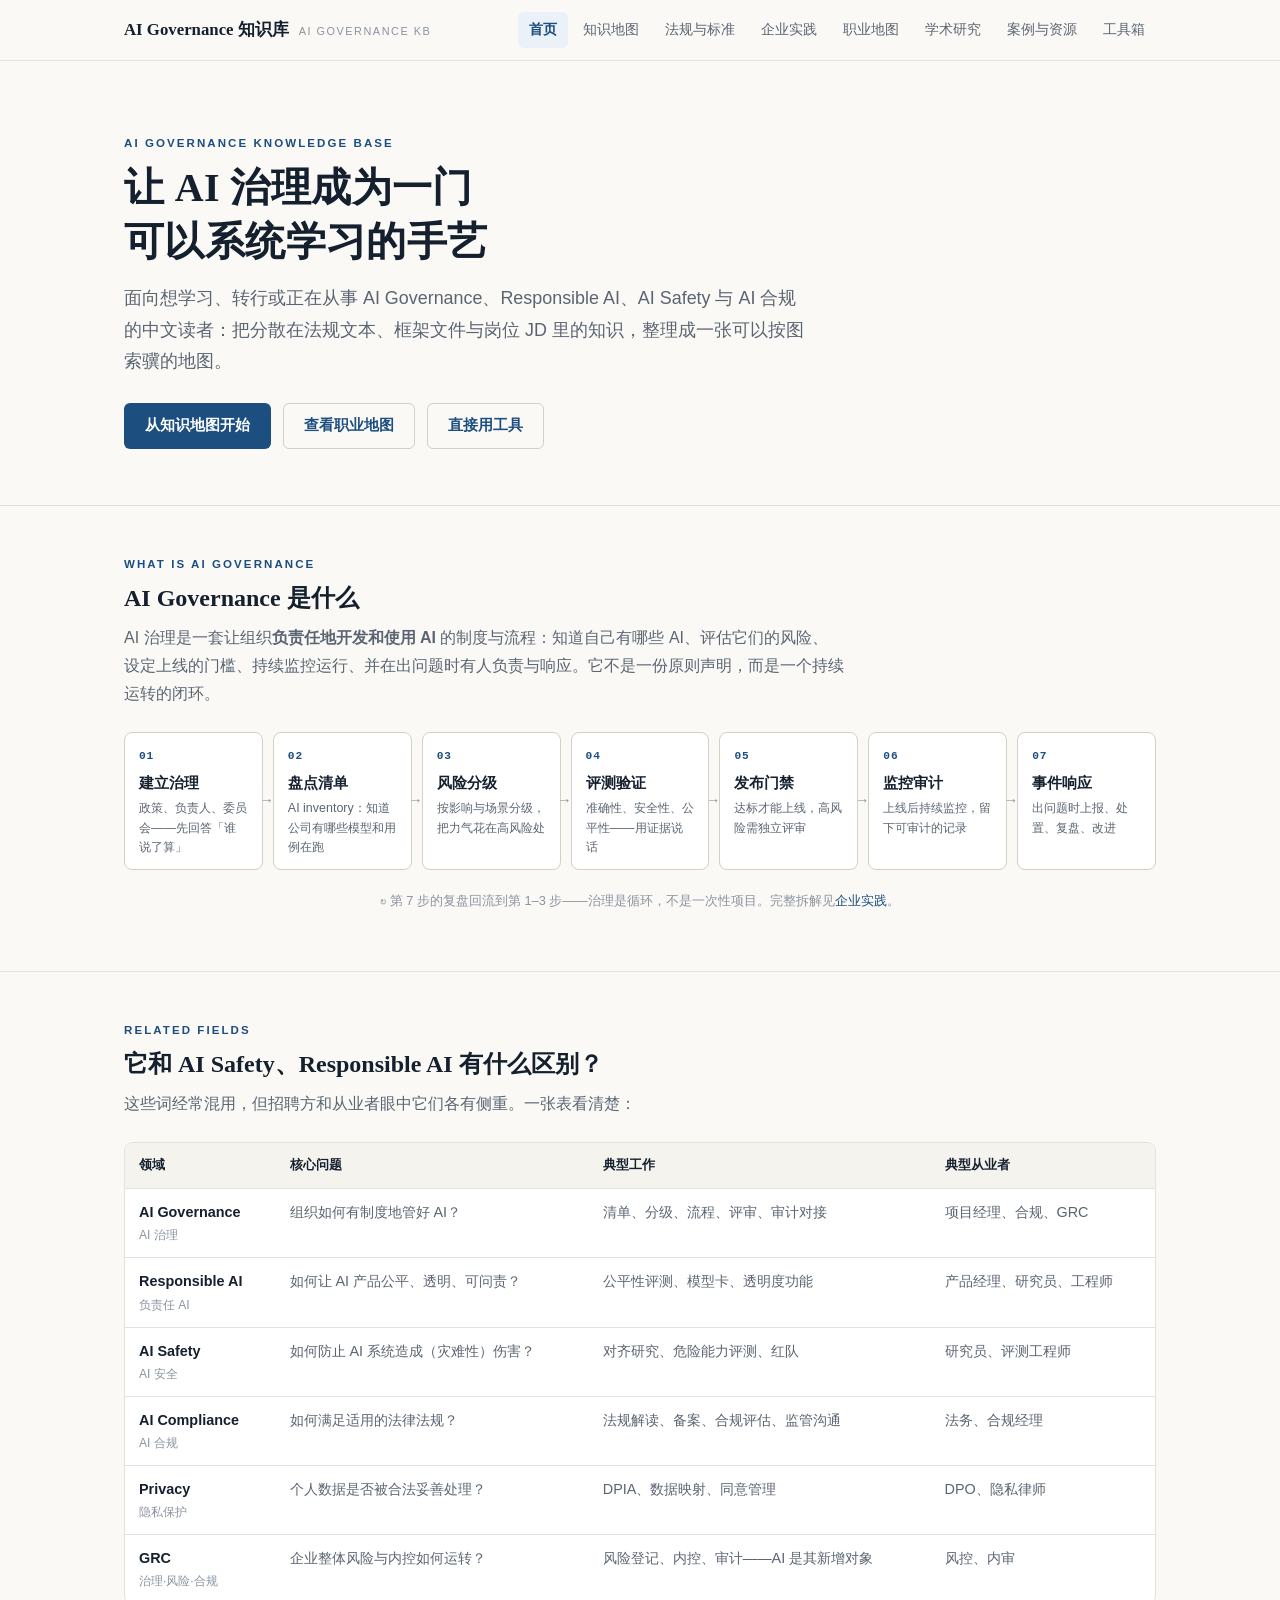
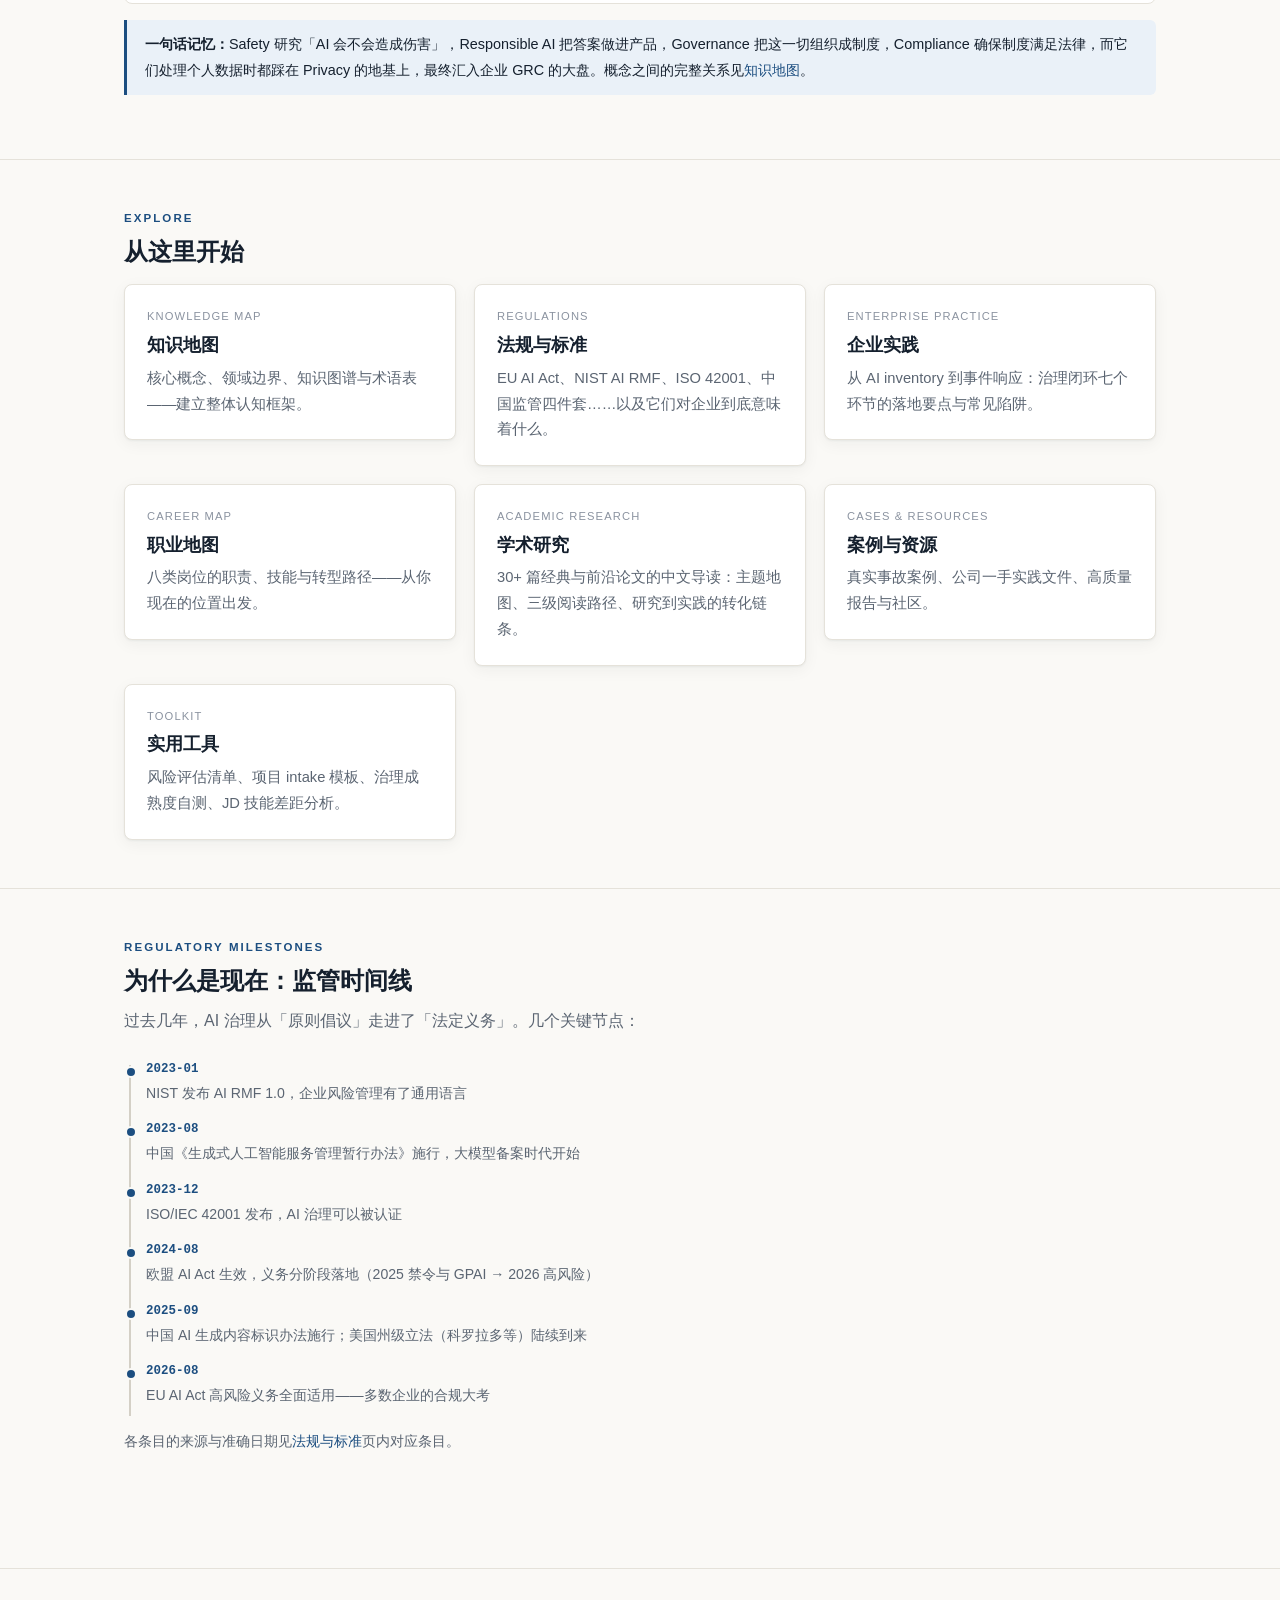
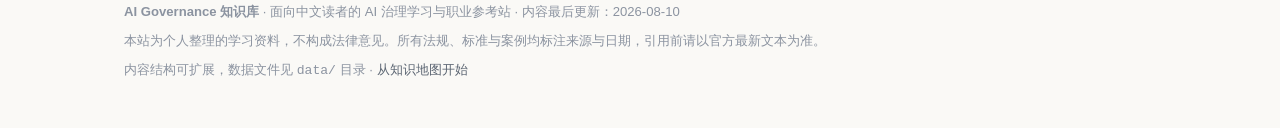
<file: index.html>
<!DOCTYPE html>
<html lang="zh-CN">
<head>
<meta charset="UTF-8">
<meta name="viewport" content="width=device-width, initial-scale=1.0">
<title>AI Governance 知识库 — 面向中文读者的 AI 治理学习与职业参考</title>
<meta name="description" content="系统学习 AI Governance、Responsible AI、AI Safety 与 AI 合规：法规解读、企业实践、职业地图与实用工具。">
<link rel="stylesheet" href="assets/style.css">
</head>
<body data-page="home">
<div id="site-header"></div>

<main>
  <!-- Hero -->
  <section class="hero">
    <div class="container">
      <div class="kicker">AI Governance Knowledge Base</div>
      <h1>让 AI 治理成为一门<br>可以系统学习的手艺</h1>
      <p class="sub">面向想学习、转行或正在从事 AI Governance、Responsible AI、AI Safety 与 AI 合规的中文读者：把分散在法规文本、框架文件与岗位 JD 里的知识，整理成一张可以按图索骥的地图。</p>
      <div class="cta-row">
        <a class="btn btn-primary" href="map.html">从知识地图开始</a>
        <a class="btn btn-ghost" href="careers.html">查看职业地图</a>
        <a class="btn btn-ghost" href="toolkit.html">直接用工具</a>
      </div>
    </div>
  </section>

  <!-- 什么是 AI Governance -->
  <section class="section">
    <div class="container">
      <div class="kicker">What is AI Governance</div>
      <h2>AI Governance 是什么</h2>
      <p class="section-lead">AI 治理是一套让组织<strong>负责任地开发和使用 AI</strong> 的制度与流程：知道自己有哪些 AI、评估它们的风险、设定上线的门槛、持续监控运行、并在出问题时有人负责与响应。它不是一份原则声明，而是一个持续运转的闭环。</p>

      <div class="flow">
        <div class="flow-step"><div class="num">01</div><div class="t">建立治理</div><div class="d">政策、负责人、委员会——先回答「谁说了算」</div></div>
        <div class="flow-step"><div class="num">02</div><div class="t">盘点清单</div><div class="d">AI inventory：知道公司有哪些模型和用例在跑</div></div>
        <div class="flow-step"><div class="num">03</div><div class="t">风险分级</div><div class="d">按影响与场景分级，把力气花在高风险处</div></div>
        <div class="flow-step"><div class="num">04</div><div class="t">评测验证</div><div class="d">准确性、安全性、公平性——用证据说话</div></div>
        <div class="flow-step"><div class="num">05</div><div class="t">发布门禁</div><div class="d">达标才能上线，高风险需独立评审</div></div>
        <div class="flow-step"><div class="num">06</div><div class="t">监控审计</div><div class="d">上线后持续监控，留下可审计的记录</div></div>
        <div class="flow-step"><div class="num">07</div><div class="t">事件响应</div><div class="d">出问题时上报、处置、复盘、改进</div></div>
      </div>
      <p class="flow-loop-note">↻ 第 7 步的复盘回流到第 1–3 步——治理是循环，不是一次性项目。完整拆解见<a href="practice.html">企业实践</a>。</p>
    </div>
  </section>

  <!-- 概念区分 -->
  <section class="section">
    <div class="container">
      <div class="kicker">Related Fields</div>
      <h2>它和 AI Safety、Responsible AI 有什么区别？</h2>
      <p class="section-lead">这些词经常混用，但招聘方和从业者眼中它们各有侧重。一张表看清楚：</p>
      <div class="table-wrap">
        <table>
          <thead><tr><th>领域</th><th>核心问题</th><th>典型工作</th><th>典型从业者</th></tr></thead>
          <tbody>
            <tr><td>AI Governance<span class="en-sub">AI 治理</span></td><td>组织如何有制度地管好 AI？</td><td>清单、分级、流程、评审、审计对接</td><td>项目经理、合规、GRC</td></tr>
            <tr><td>Responsible AI<span class="en-sub">负责任 AI</span></td><td>如何让 AI 产品公平、透明、可问责？</td><td>公平性评测、模型卡、透明度功能</td><td>产品经理、研究员、工程师</td></tr>
            <tr><td>AI Safety<span class="en-sub">AI 安全</span></td><td>如何防止 AI 系统造成（灾难性）伤害？</td><td>对齐研究、危险能力评测、红队</td><td>研究员、评测工程师</td></tr>
            <tr><td>AI Compliance<span class="en-sub">AI 合规</span></td><td>如何满足适用的法律法规？</td><td>法规解读、备案、合规评估、监管沟通</td><td>法务、合规经理</td></tr>
            <tr><td>Privacy<span class="en-sub">隐私保护</span></td><td>个人数据是否被合法妥善处理？</td><td>DPIA、数据映射、同意管理</td><td>DPO、隐私律师</td></tr>
            <tr><td>GRC<span class="en-sub">治理·风险·合规</span></td><td>企业整体风险与内控如何运转？</td><td>风险登记、内控、审计——AI 是其新增对象</td><td>风控、内审</td></tr>
          </tbody>
        </table>
      </div>
      <div class="note mt-2"><p><b>一句话记忆：</b>Safety 研究「AI 会不会造成伤害」，Responsible AI 把答案做进产品，Governance 把这一切组织成制度，Compliance 确保制度满足法律，而它们处理个人数据时都踩在 Privacy 的地基上，最终汇入企业 GRC 的大盘。概念之间的完整关系见<a href="map.html">知识地图</a>。</p></div>
    </div>
  </section>

  <!-- 栏目入口 -->
  <section class="section">
    <div class="container">
      <div class="kicker">Explore</div>
      <h2>从这里开始</h2>
      <div class="grid grid-3 mt-2">
        <a class="card-link" href="map.html"><div class="card"><div class="card-en">Knowledge Map</div><h3>知识地图</h3><p>核心概念、领域边界、知识图谱与术语表——建立整体认知框架。</p></div></a>
        <a class="card-link" href="regulations.html"><div class="card"><div class="card-en">Regulations</div><h3>法规与标准</h3><p>EU AI Act、NIST AI RMF、ISO 42001、中国监管四件套……以及它们对企业到底意味着什么。</p></div></a>
        <a class="card-link" href="practice.html"><div class="card"><div class="card-en">Enterprise Practice</div><h3>企业实践</h3><p>从 AI inventory 到事件响应：治理闭环七个环节的落地要点与常见陷阱。</p></div></a>
        <a class="card-link" href="careers.html"><div class="card"><div class="card-en">Career Map</div><h3>职业地图</h3><p>八类岗位的职责、技能与转型路径——从你现在的位置出发。</p></div></a>
        <a class="card-link" href="research.html"><div class="card"><div class="card-en">Academic Research</div><h3>学术研究</h3><p>30+ 篇经典与前沿论文的中文导读：主题地图、三级阅读路径、研究到实践的转化链条。</p></div></a>
        <a class="card-link" href="resources.html"><div class="card"><div class="card-en">Cases & Resources</div><h3>案例与资源</h3><p>真实事故案例、公司一手实践文件、高质量报告与社区。</p></div></a>
        <a class="card-link" href="toolkit.html"><div class="card"><div class="card-en">Toolkit</div><h3>实用工具</h3><p>风险评估清单、项目 intake 模板、治理成熟度自测、JD 技能差距分析。</p></div></a>
      </div>
    </div>
  </section>

  <!-- 监管时间线摘要 -->
  <section class="section">
    <div class="container">
      <div class="kicker">Regulatory Milestones</div>
      <h2>为什么是现在：监管时间线</h2>
      <p class="section-lead">过去几年，AI 治理从「原则倡议」走进了「法定义务」。几个关键节点：</p>
      <div class="timeline" id="home-timeline">
        <div class="tl-item"><div class="date">2023-01</div><div class="ev">NIST 发布 AI RMF 1.0，企业风险管理有了通用语言</div></div>
        <div class="tl-item"><div class="date">2023-08</div><div class="ev">中国《生成式人工智能服务管理暂行办法》施行，大模型备案时代开始</div></div>
        <div class="tl-item"><div class="date">2023-12</div><div class="ev">ISO/IEC 42001 发布，AI 治理可以被认证</div></div>
        <div class="tl-item"><div class="date">2024-08</div><div class="ev">欧盟 AI Act 生效，义务分阶段落地（2025 禁令与 GPAI → 2026 高风险）</div></div>
        <div class="tl-item"><div class="date">2025-09</div><div class="ev">中国 AI 生成内容标识办法施行；美国州级立法（科罗拉多等）陆续到来</div></div>
        <div class="tl-item"><div class="date">2026-08</div><div class="ev">EU AI Act 高风险义务全面适用——多数企业的合规大考</div></div>
      </div>
      <p class="small muted">各条目的来源与准确日期见<a href="regulations.html">法规与标准</a>页内对应条目。</p>
    </div>
  </section>
</main>

<div id="site-footer"></div>
<script src="assets/app.js"></script>
</body>
</html>
</file>
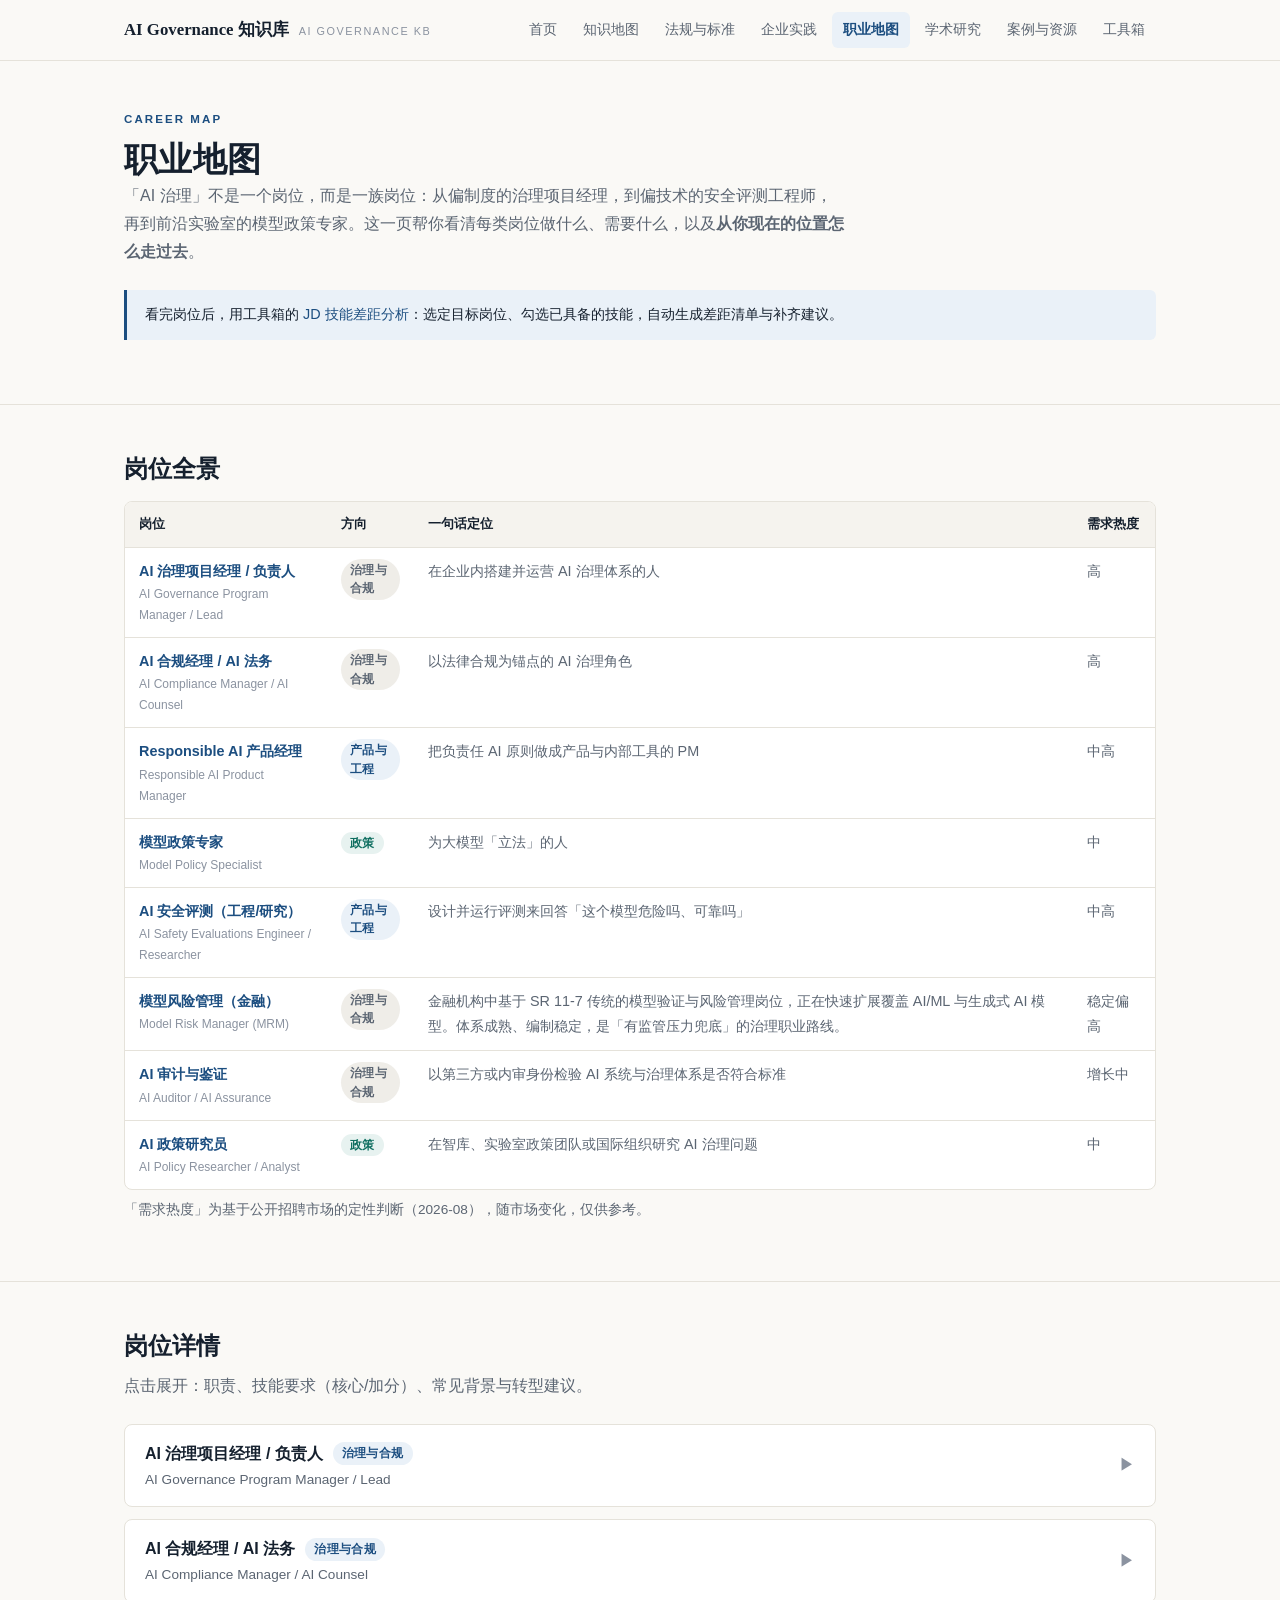
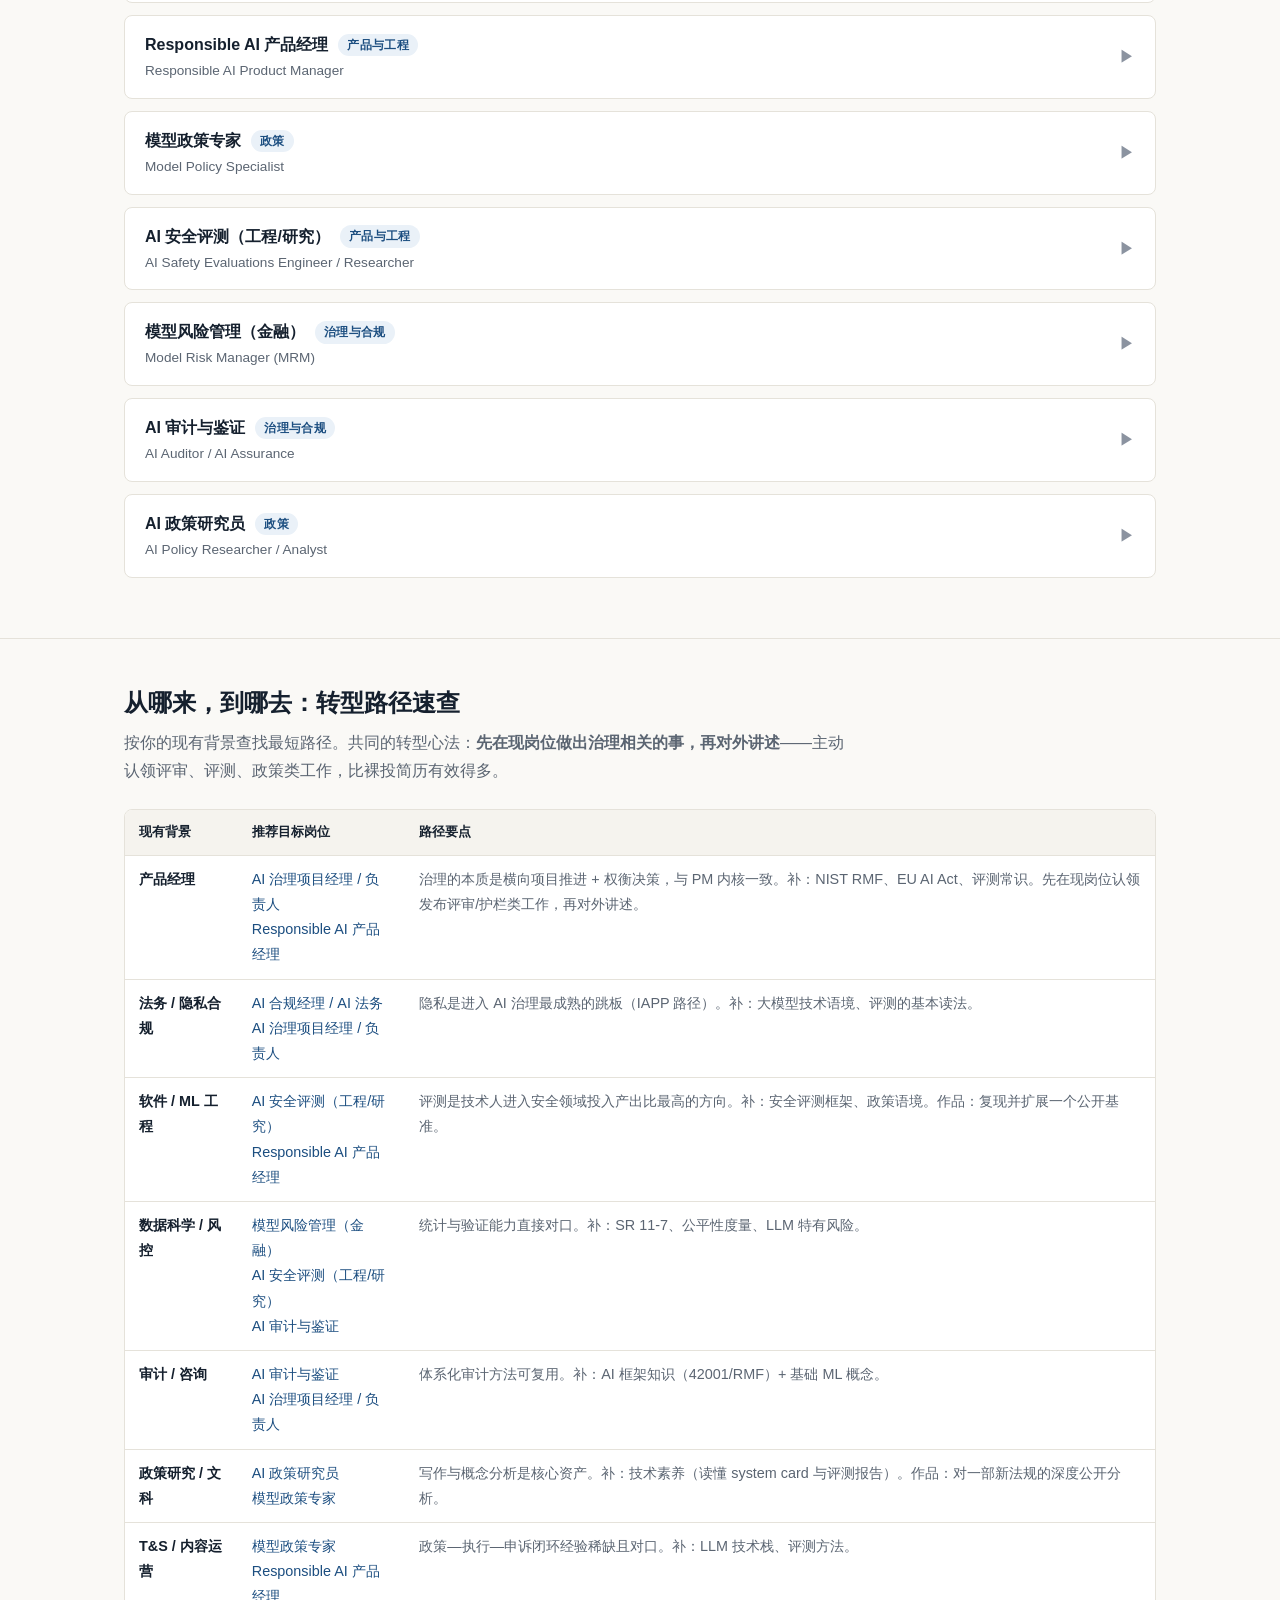
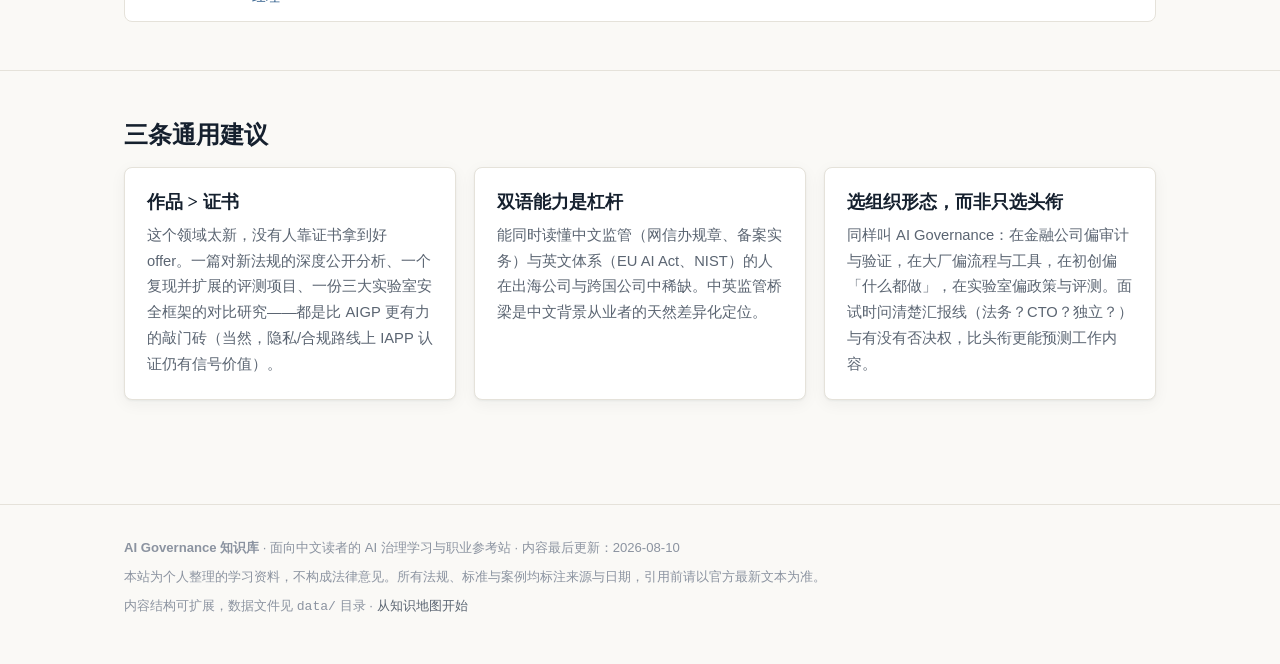
<file: careers.html>
<!DOCTYPE html>
<html lang="zh-CN">
<head>
<meta charset="UTF-8">
<meta name="viewport" content="width=device-width, initial-scale=1.0">
<title>职业地图 — AI Governance 知识库</title>
<link rel="stylesheet" href="assets/style.css">
</head>
<body data-page="careers">
<div id="site-header"></div>

<main>
  <section class="section">
    <div class="container">
      <div class="kicker">Career Map</div>
      <h1>职业地图</h1>
      <p class="section-lead">「AI 治理」不是一个岗位，而是一族岗位：从偏制度的治理项目经理，到偏技术的安全评测工程师，再到前沿实验室的模型政策专家。这一页帮你看清每类岗位做什么、需要什么，以及<strong>从你现在的位置怎么走过去</strong>。</p>
      <div class="note"><p>看完岗位后，用工具箱的 <a href="toolkit.html#gap">JD 技能差距分析</a>：选定目标岗位、勾选已具备的技能，自动生成差距清单与补齐建议。</p></div>
    </div>
  </section>

  <!-- 岗位全景表 -->
  <section class="section">
    <div class="container">
      <h2>岗位全景</h2>
      <div class="table-wrap mt-2" id="role-overview"></div>
      <p class="small muted mt-1">「需求热度」为基于公开招聘市场的定性判断（2026-08），随市场变化，仅供参考。</p>
    </div>
  </section>

  <!-- 岗位详情 -->
  <section class="section">
    <div class="container">
      <h2>岗位详情</h2>
      <p class="section-lead">点击展开：职责、技能要求（核心/加分）、常见背景与转型建议。</p>
      <div id="role-list"></div>
    </div>
  </section>

  <!-- 转型路径 -->
  <section class="section">
    <div class="container">
      <h2>从哪来，到哪去：转型路径速查</h2>
      <p class="section-lead">按你的现有背景查找最短路径。共同的转型心法：<b>先在现岗位做出治理相关的事，再对外讲述</b>——主动认领评审、评测、政策类工作，比裸投简历有效得多。</p>
      <div class="table-wrap mt-2" id="transition-table"></div>
    </div>
  </section>

  <!-- 通用建议 -->
  <section class="section">
    <div class="container">
      <h2>三条通用建议</h2>
      <div class="grid grid-3 mt-2">
        <div class="card"><h3>作品 &gt; 证书</h3><p>这个领域太新，没有人靠证书拿到好 offer。一篇对新法规的深度公开分析、一个复现并扩展的评测项目、一份三大实验室安全框架的对比研究——都是比 AIGP 更有力的敲门砖（当然，隐私/合规路线上 IAPP 认证仍有信号价值）。</p></div>
        <div class="card"><h3>双语能力是杠杆</h3><p>能同时读懂中文监管（网信办规章、备案实务）与英文体系（EU AI Act、NIST）的人在出海公司与跨国公司中稀缺。中英监管桥梁是中文背景从业者的天然差异化定位。</p></div>
        <div class="card"><h3>选组织形态，而非只选头衔</h3><p>同样叫 AI Governance：在金融公司偏审计与验证，在大厂偏流程与工具，在初创偏「什么都做」，在实验室偏政策与评测。面试时问清楚汇报线（法务？CTO？独立？）与有没有否决权，比头衔更能预测工作内容。</p></div>
      </div>
    </div>
  </section>
</main>

<div id="site-footer"></div>
<script src="assets/app.js"></script>
<script src="data/careers.js"></script>
<script>
const skillById = Object.fromEntries(KB_SKILLS.map(s => [s.id, s]));
const roleById = Object.fromEntries(KB_ROLES.map(r => [r.id, r]));

// 全景表
document.getElementById("role-overview").innerHTML = `
  <table>
    <thead><tr><th>岗位</th><th>方向</th><th>一句话定位</th><th>需求热度</th></tr></thead>
    <tbody>${KB_ROLES.map(r => `
      <tr>
        <td><a href="#${r.id}">${esc(r.title)}</a><span class="en-sub">${esc(r.titleEn)}</span></td>
        <td>${badge(r.family, r.family === "政策" ? "teal" : r.family === "产品与工程" ? "blue" : "gray")}</td>
        <td>${esc(r.summary.split("：")[0])}</td>
        <td>${esc(r.demand)}</td>
      </tr>`).join("")}
    </tbody>
  </table>`;

// 详情卡片
function skillTags(ids) {
  return ids.map(id => `<span class="tag">${esc((skillById[id] || { name: id }).name)}</span>`).join("");
}
document.getElementById("role-list").innerHTML = KB_ROLES.map(r => `
  <div class="acc" id="${r.id}">
    <div class="acc-head">
      <div>
        <div class="t">${esc(r.title)} ${badge(r.family, "blue")}</div>
        <div class="small muted">${esc(r.titleEn)}</div>
      </div>
      <span class="chev">▶</span>
    </div>
    <div class="acc-body">
      <p class="muted" style="margin-top:12px">${esc(r.summary)}</p>
      <h4>典型职责</h4>
      <ul>${r.responsibilities.map(x => `<li>${esc(x)}</li>`).join("")}</ul>
      <h4>核心技能</h4>
      <p>${skillTags(r.skills.core)}</p>
      <h4>加分项</h4>
      <p>${skillTags(r.skills.plus)}</p>
      <h4>常见背景</h4>
      <p class="muted small">${esc(r.backgrounds)}</p>
      <h4>转型建议</h4>
      <ul>${r.transition.map(x => `<li>${x}</li>`).join("")}</ul>
      <h4>典型雇主</h4>
      <p class="muted small">${esc(r.employers)}</p>
      <h4>JD 高频关键词</h4>
      <p>${r.jdKeywords.map(k => `<span class="tag">${esc(k)}</span>`).join("")}</p>
      <p class="small mt-2"><a href="toolkit.html#gap">→ 对这个岗位做技能差距分析</a></p>
    </div>
  </div>`).join("");
makeAccordion(document.getElementById("role-list"));

// 转型表
document.getElementById("transition-table").innerHTML = `
  <table>
    <thead><tr><th>现有背景</th><th>推荐目标岗位</th><th>路径要点</th></tr></thead>
    <tbody>${KB_TRANSITIONS.map(t => `
      <tr>
        <td>${esc(t.from)}</td>
        <td>${t.to.map(id => `<a href="#${id}">${esc(roleById[id].title)}</a>`).join("<br>")}</td>
        <td>${esc(t.note)}</td>
      </tr>`).join("")}
    </tbody>
  </table>`;

// hash 直达展开
window.addEventListener("load", () => {
  const id = location.hash.slice(1);
  const target = id && document.getElementById(id);
  if (target && target.classList.contains("acc")) {
    target.classList.add("open");
    target.scrollIntoView({ behavior: "smooth", block: "start" });
  }
});
// 页内锚点点击也展开
document.querySelectorAll('a[href^="#"]').forEach(a => {
  a.addEventListener("click", () => {
    const t = document.getElementById(a.getAttribute("href").slice(1));
    if (t && t.classList.contains("acc")) t.classList.add("open");
  });
});
</script>
</body>
</html>
</file>
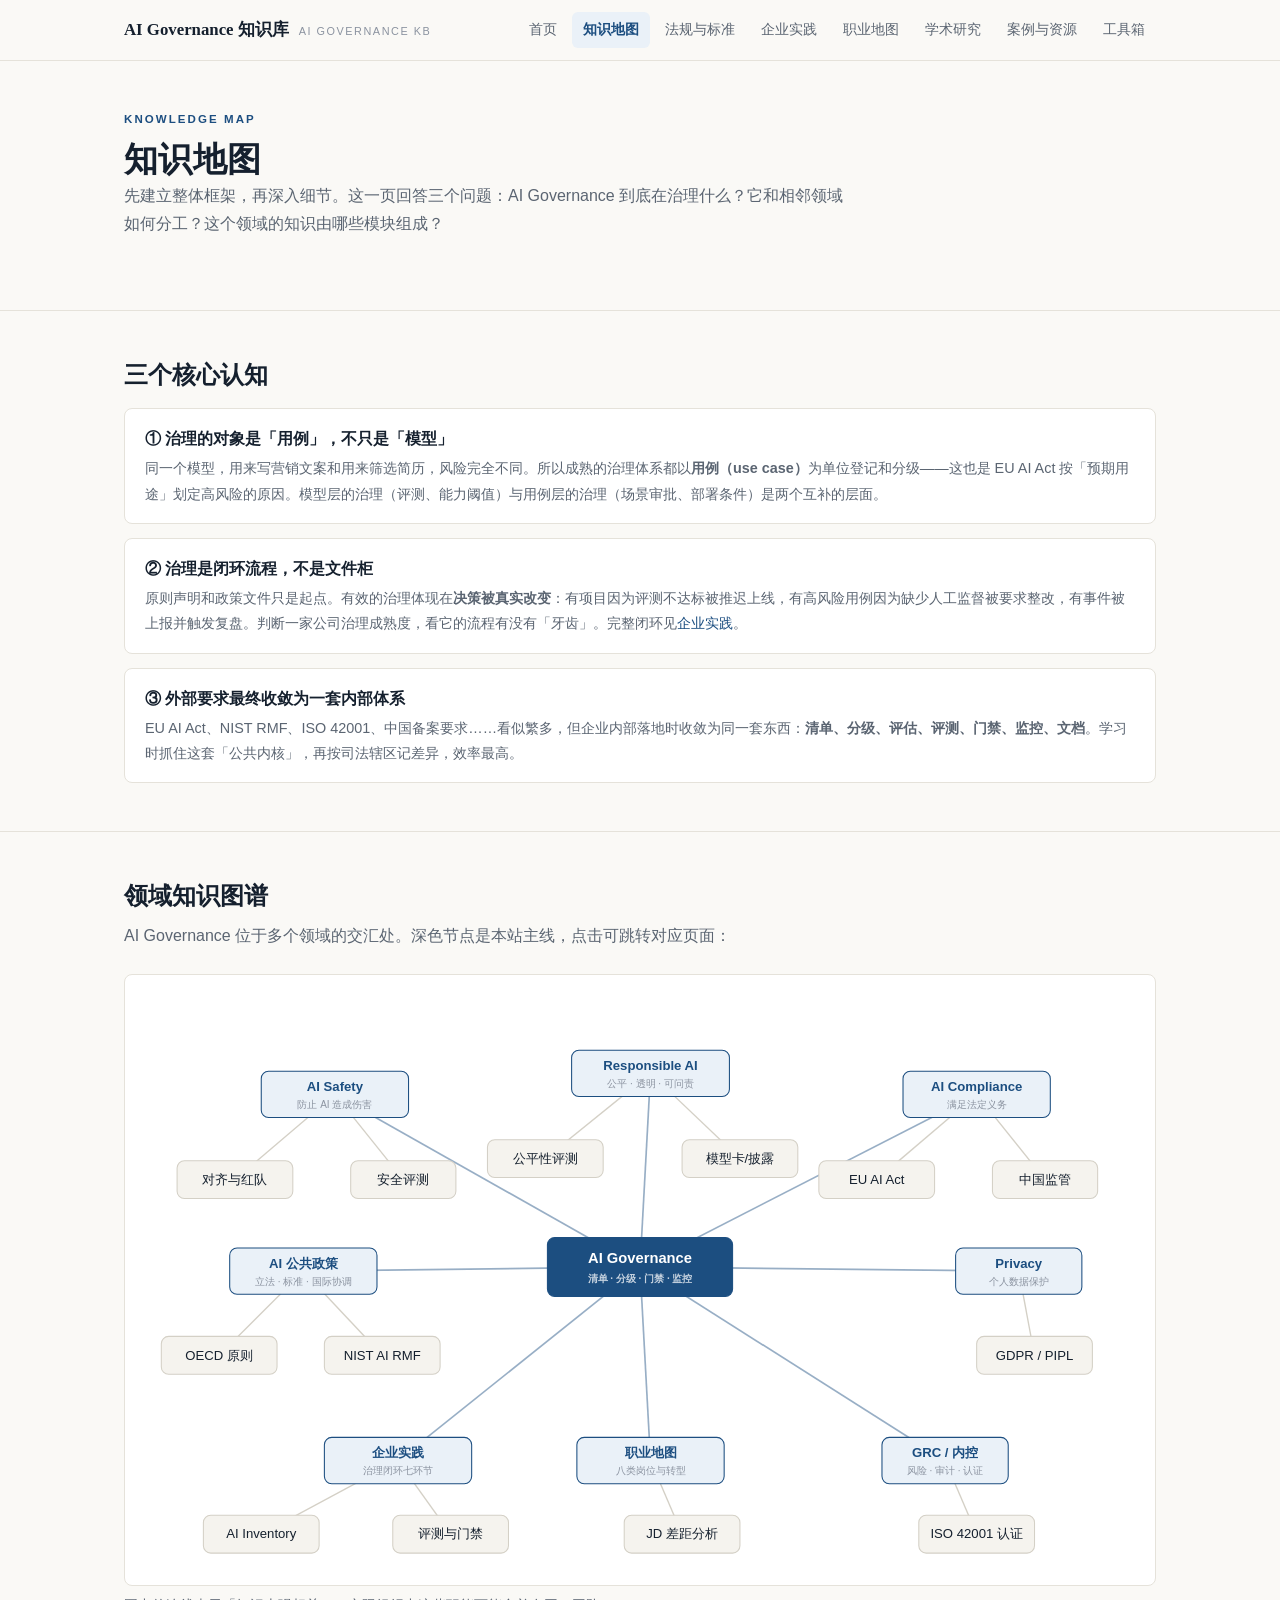
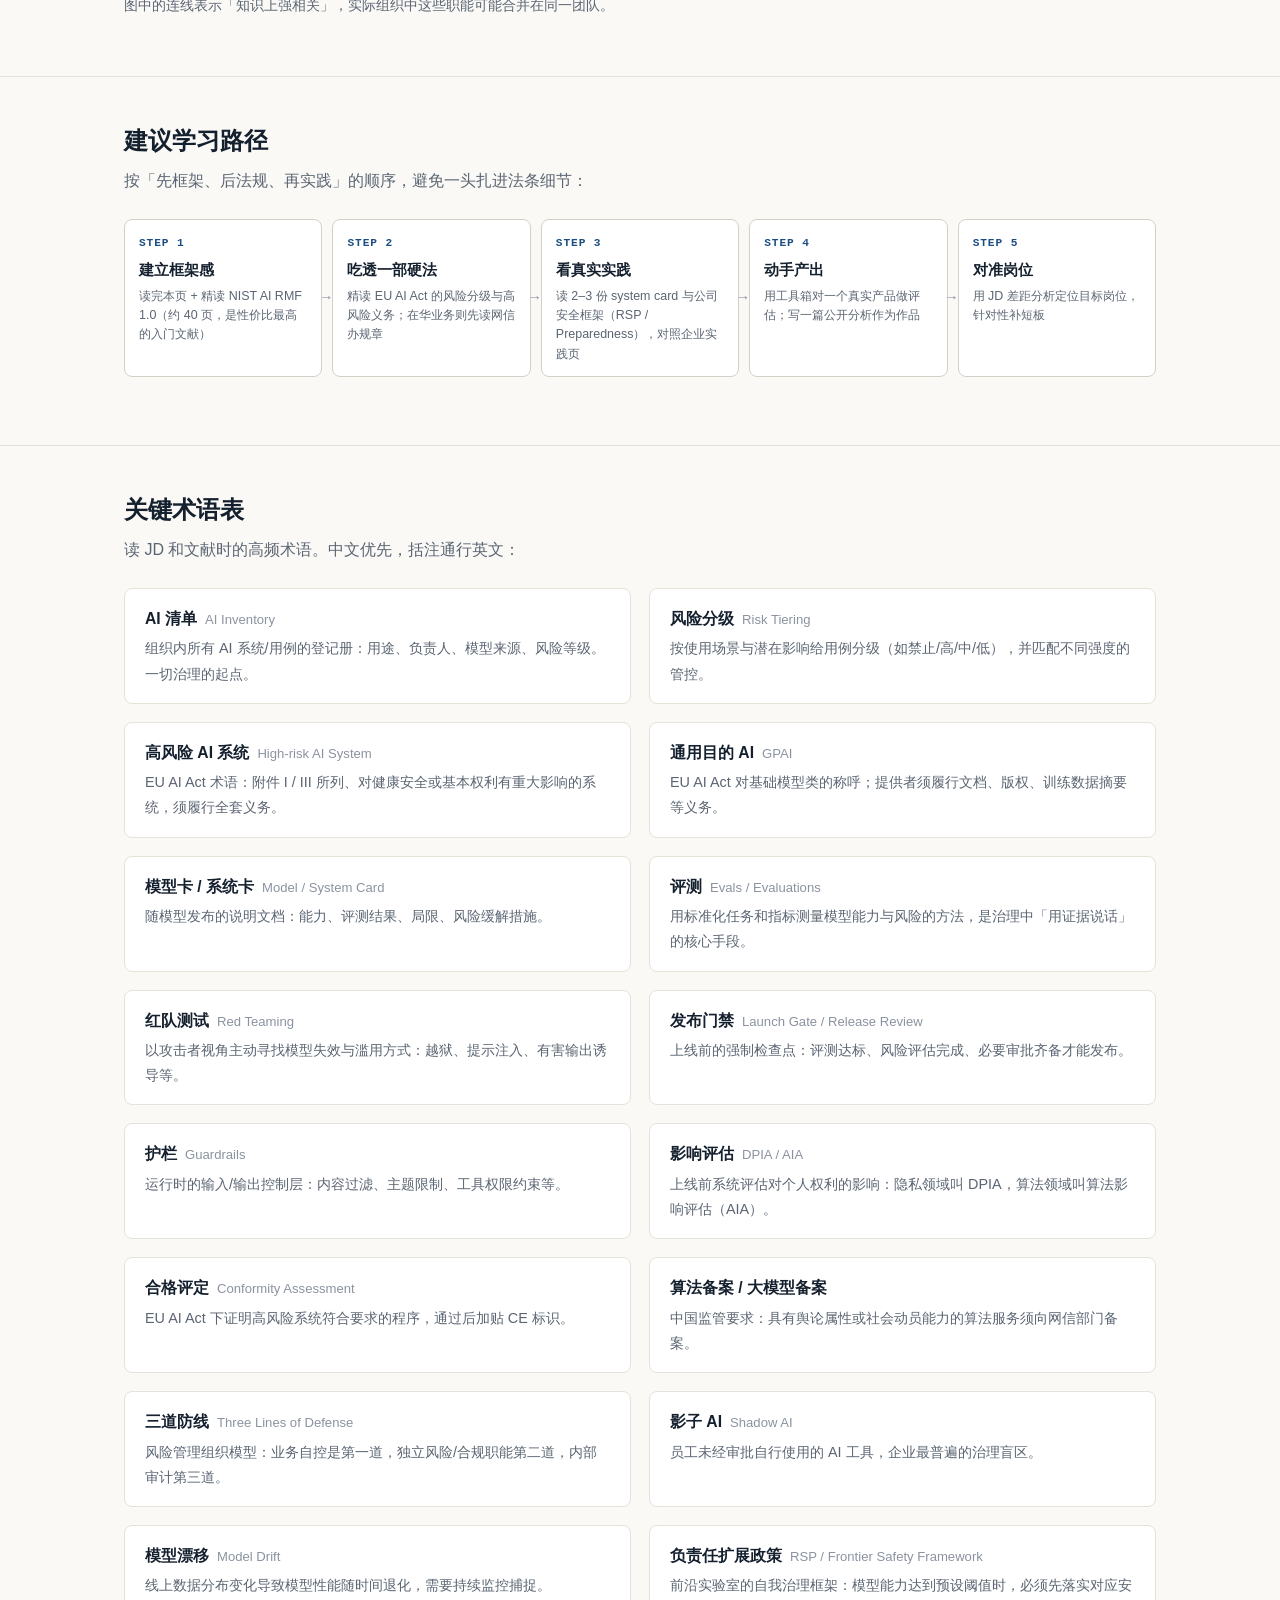
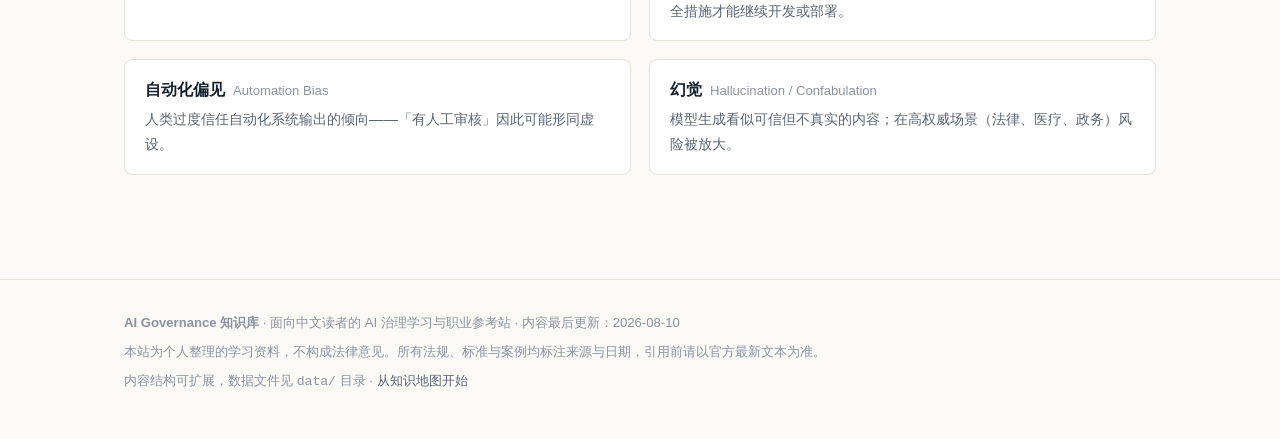
<file: map.html>
<!DOCTYPE html>
<html lang="zh-CN">
<head>
<meta charset="UTF-8">
<meta name="viewport" content="width=device-width, initial-scale=1.0">
<title>知识地图 — AI Governance 知识库</title>
<link rel="stylesheet" href="assets/style.css">
</head>
<body data-page="map">
<div id="site-header"></div>

<main>
  <section class="section">
    <div class="container">
      <div class="kicker">Knowledge Map</div>
      <h1>知识地图</h1>
      <p class="section-lead">先建立整体框架，再深入细节。这一页回答三个问题：AI Governance 到底在治理什么？它和相邻领域如何分工？这个领域的知识由哪些模块组成？</p>
    </div>
  </section>

  <!-- 核心概念 -->
  <section class="section">
    <div class="container">
      <h2>三个核心认知</h2>
      <div class="deflist mt-2">
        <div class="def">
          <div class="term">① 治理的对象是「用例」，不只是「模型」</div>
          <div class="desc">同一个模型，用来写营销文案和用来筛选简历，风险完全不同。所以成熟的治理体系都以<b>用例（use case）</b>为单位登记和分级——这也是 EU AI Act 按「预期用途」划定高风险的原因。模型层的治理（评测、能力阈值）与用例层的治理（场景审批、部署条件）是两个互补的层面。</div>
        </div>
        <div class="def">
          <div class="term">② 治理是闭环流程，不是文件柜</div>
          <div class="desc">原则声明和政策文件只是起点。有效的治理体现在<b>决策被真实改变</b>：有项目因为评测不达标被推迟上线，有高风险用例因为缺少人工监督被要求整改，有事件被上报并触发复盘。判断一家公司治理成熟度，看它的流程有没有「牙齿」。完整闭环见<a href="practice.html">企业实践</a>。</div>
        </div>
        <div class="def">
          <div class="term">③ 外部要求最终收敛为一套内部体系</div>
          <div class="desc">EU AI Act、NIST RMF、ISO 42001、中国备案要求……看似繁多，但企业内部落地时收敛为同一套东西：<b>清单、分级、评估、评测、门禁、监控、文档</b>。学习时抓住这套「公共内核」，再按司法辖区记差异，效率最高。</div>
        </div>
      </div>
    </div>
  </section>

  <!-- 知识图谱 -->
  <section class="section">
    <div class="container">
      <h2>领域知识图谱</h2>
      <p class="section-lead">AI Governance 位于多个领域的交汇处。深色节点是本站主线，点击可跳转对应页面：</p>
      <div class="kg-wrap">
        <svg viewBox="0 0 960 560" role="img" aria-label="AI Governance 领域知识图谱">
          <!-- 边：核心 → 领域 -->
          <line class="kg-edge-strong" x1="480" y1="268" x2="190" y2="104" />
          <line class="kg-edge-strong" x1="480" y1="268" x2="490" y2="84" />
          <line class="kg-edge-strong" x1="480" y1="268" x2="800" y2="104" />
          <line class="kg-edge-strong" x1="480" y1="268" x2="840" y2="272" />
          <line class="kg-edge-strong" x1="480" y1="268" x2="770" y2="452" />
          <line class="kg-edge-strong" x1="480" y1="268" x2="160" y2="272" />
          <line class="kg-edge-strong" x1="480" y1="268" x2="250" y2="452" />
          <line class="kg-edge-strong" x1="480" y1="268" x2="490" y2="452" />
          <!-- 边：领域 → 叶子 -->
          <line class="kg-edge" x1="190" y1="104" x2="95" y2="185" />
          <line class="kg-edge" x1="190" y1="104" x2="255" y2="185" />
          <line class="kg-edge" x1="490" y1="84" x2="390" y2="165" />
          <line class="kg-edge" x1="490" y1="84" x2="575" y2="165" />
          <line class="kg-edge" x1="800" y1="104" x2="705" y2="185" />
          <line class="kg-edge" x1="800" y1="104" x2="865" y2="185" />
          <line class="kg-edge" x1="840" y1="272" x2="855" y2="352" />
          <line class="kg-edge" x1="770" y1="452" x2="800" y2="522" />
          <line class="kg-edge" x1="250" y1="452" x2="120" y2="522" />
          <line class="kg-edge" x1="250" y1="452" x2="300" y2="522" />
          <line class="kg-edge" x1="490" y1="452" x2="520" y2="522" />
          <line class="kg-edge" x1="160" y1="272" x2="80" y2="352" />
          <line class="kg-edge" x1="160" y1="272" x2="235" y2="352" />

          <!-- 核心节点 -->
          <a class="kg-link" href="practice.html">
            <rect class="kg-node-box core" x="392" y="240" width="176" height="56" rx="8" />
            <text class="kg-label core" x="480" y="264" text-anchor="middle">AI Governance</text>
            <text class="kg-label en core" x="480" y="282" text-anchor="middle">清单 · 分级 · 门禁 · 监控</text>
          </a>

          <!-- 领域节点 -->
          <a class="kg-link" href="careers.html#safety-evals">
            <rect class="kg-node-box domain" x="120" y="82" width="140" height="44" rx="7" />
            <text class="kg-label domain" x="190" y="101" text-anchor="middle">AI Safety</text>
            <text class="kg-label en" x="190" y="117" text-anchor="middle">防止 AI 造成伤害</text>
          </a>
          <a class="kg-link" href="careers.html#rai-pm">
            <rect class="kg-node-box domain" x="415" y="62" width="150" height="44" rx="7" />
            <text class="kg-label domain" x="490" y="81" text-anchor="middle">Responsible AI</text>
            <text class="kg-label en" x="490" y="97" text-anchor="middle">公平 · 透明 · 可问责</text>
          </a>
          <a class="kg-link" href="regulations.html">
            <rect class="kg-node-box domain" x="730" y="82" width="140" height="44" rx="7" />
            <text class="kg-label domain" x="800" y="101" text-anchor="middle">AI Compliance</text>
            <text class="kg-label en" x="800" y="117" text-anchor="middle">满足法定义务</text>
          </a>
          <a class="kg-link" href="regulations.html#gdpr">
            <rect class="kg-node-box domain" x="780" y="250" width="120" height="44" rx="7" />
            <text class="kg-label domain" x="840" y="269" text-anchor="middle">Privacy</text>
            <text class="kg-label en" x="840" y="285" text-anchor="middle">个人数据保护</text>
          </a>
          <a class="kg-link" href="regulations.html#iso-42001">
            <rect class="kg-node-box domain" x="710" y="430" width="120" height="44" rx="7" />
            <text class="kg-label domain" x="770" y="449" text-anchor="middle">GRC / 内控</text>
            <text class="kg-label en" x="770" y="465" text-anchor="middle">风险 · 审计 · 认证</text>
          </a>
          <a class="kg-link" href="careers.html#policy-research">
            <rect class="kg-node-box domain" x="90" y="250" width="140" height="44" rx="7" />
            <text class="kg-label domain" x="160" y="269" text-anchor="middle">AI 公共政策</text>
            <text class="kg-label en" x="160" y="285" text-anchor="middle">立法 · 标准 · 国际协调</text>
          </a>
          <a class="kg-link" href="practice.html">
            <rect class="kg-node-box domain" x="180" y="430" width="140" height="44" rx="7" />
            <text class="kg-label domain" x="250" y="449" text-anchor="middle">企业实践</text>
            <text class="kg-label en" x="250" y="465" text-anchor="middle">治理闭环七环节</text>
          </a>
          <a class="kg-link" href="careers.html">
            <rect class="kg-node-box domain" x="420" y="430" width="140" height="44" rx="7" />
            <text class="kg-label domain" x="490" y="449" text-anchor="middle">职业地图</text>
            <text class="kg-label en" x="490" y="465" text-anchor="middle">八类岗位与转型</text>
          </a>

          <!-- 叶子节点 -->
          <a class="kg-link" href="resources.html"><rect class="kg-node-box leaf" x="40" y="167" width="110" height="36" rx="6" /><text class="kg-label" x="95" y="189" text-anchor="middle">对齐与红队</text></a>
          <a class="kg-link" href="careers.html#safety-evals"><rect class="kg-node-box leaf" x="205" y="167" width="100" height="36" rx="6" /><text class="kg-label" x="255" y="189" text-anchor="middle">安全评测</text></a>
          <a class="kg-link" href="toolkit.html#checklist"><rect class="kg-node-box leaf" x="335" y="147" width="110" height="36" rx="6" /><text class="kg-label" x="390" y="169" text-anchor="middle">公平性评测</text></a>
          <a class="kg-link" href="resources.html"><rect class="kg-node-box leaf" x="520" y="147" width="110" height="36" rx="6" /><text class="kg-label" x="575" y="169" text-anchor="middle">模型卡/披露</text></a>
          <a class="kg-link" href="regulations.html#eu-ai-act"><rect class="kg-node-box leaf" x="650" y="167" width="110" height="36" rx="6" /><text class="kg-label" x="705" y="189" text-anchor="middle">EU AI Act</text></a>
          <a class="kg-link" href="regulations.html#cn-genai"><rect class="kg-node-box leaf" x="815" y="167" width="100" height="36" rx="6" /><text class="kg-label" x="865" y="189" text-anchor="middle">中国监管</text></a>
          <a class="kg-link" href="regulations.html#gdpr"><rect class="kg-node-box leaf" x="800" y="334" width="110" height="36" rx="6" /><text class="kg-label" x="855" y="356" text-anchor="middle">GDPR / PIPL</text></a>
          <a class="kg-link" href="regulations.html#iso-42001"><rect class="kg-node-box leaf" x="745" y="504" width="110" height="36" rx="6" /><text class="kg-label" x="800" y="526" text-anchor="middle">ISO 42001 认证</text></a>
          <a class="kg-link" href="practice.html#inventory"><rect class="kg-node-box leaf" x="65" y="504" width="110" height="36" rx="6" /><text class="kg-label" x="120" y="526" text-anchor="middle">AI Inventory</text></a>
          <a class="kg-link" href="practice.html#gate"><rect class="kg-node-box leaf" x="245" y="504" width="110" height="36" rx="6" /><text class="kg-label" x="300" y="526" text-anchor="middle">评测与门禁</text></a>
          <a class="kg-link" href="toolkit.html#gap"><rect class="kg-node-box leaf" x="465" y="504" width="110" height="36" rx="6" /><text class="kg-label" x="520" y="526" text-anchor="middle">JD 差距分析</text></a>
          <a class="kg-link" href="regulations.html#oecd-principles"><rect class="kg-node-box leaf" x="25" y="334" width="110" height="36" rx="6" /><text class="kg-label" x="80" y="356" text-anchor="middle">OECD 原则</text></a>
          <a class="kg-link" href="regulations.html#nist-ai-rmf"><rect class="kg-node-box leaf" x="180" y="334" width="110" height="36" rx="6" /><text class="kg-label" x="235" y="356" text-anchor="middle">NIST AI RMF</text></a>
        </svg>
      </div>
      <p class="small muted mt-1">图中的连线表示「知识上强相关」，实际组织中这些职能可能合并在同一团队。</p>
    </div>
  </section>

  <!-- 学习路径 -->
  <section class="section">
    <div class="container">
      <h2>建议学习路径</h2>
      <p class="section-lead">按「先框架、后法规、再实践」的顺序，避免一头扎进法条细节：</p>
      <div class="flow">
        <div class="flow-step"><div class="num">STEP 1</div><div class="t">建立框架感</div><div class="d">读完本页 + 精读 NIST AI RMF 1.0（约 40 页，是性价比最高的入门文献）</div></div>
        <div class="flow-step"><div class="num">STEP 2</div><div class="t">吃透一部硬法</div><div class="d">精读 EU AI Act 的风险分级与高风险义务；在华业务则先读网信办规章</div></div>
        <div class="flow-step"><div class="num">STEP 3</div><div class="t">看真实实践</div><div class="d">读 2–3 份 system card 与公司安全框架（RSP / Preparedness），对照企业实践页</div></div>
        <div class="flow-step"><div class="num">STEP 4</div><div class="t">动手产出</div><div class="d">用工具箱对一个真实产品做评估；写一篇公开分析作为作品</div></div>
        <div class="flow-step"><div class="num">STEP 5</div><div class="t">对准岗位</div><div class="d">用 JD 差距分析定位目标岗位，针对性补短板</div></div>
      </div>
    </div>
  </section>

  <!-- 术语表 -->
  <section class="section">
    <div class="container">
      <h2>关键术语表</h2>
      <p class="section-lead">读 JD 和文献时的高频术语。中文优先，括注通行英文：</p>
      <div class="grid grid-2 mt-2" id="glossary"></div>
    </div>
  </section>
</main>

<div id="site-footer"></div>
<script src="assets/app.js"></script>
<script>
const GLOSSARY = [
  ["AI 清单（AI Inventory）", "组织内所有 AI 系统/用例的登记册：用途、负责人、模型来源、风险等级。一切治理的起点。"],
  ["风险分级（Risk Tiering）", "按使用场景与潜在影响给用例分级（如禁止/高/中/低），并匹配不同强度的管控。"],
  ["高风险 AI 系统（High-risk AI System）", "EU AI Act 术语：附件 I / III 所列、对健康安全或基本权利有重大影响的系统，须履行全套义务。"],
  ["通用目的 AI（GPAI）", "EU AI Act 对基础模型类的称呼；提供者须履行文档、版权、训练数据摘要等义务。"],
  ["模型卡 / 系统卡（Model / System Card）", "随模型发布的说明文档：能力、评测结果、局限、风险缓解措施。"],
  ["评测（Evals / Evaluations）", "用标准化任务和指标测量模型能力与风险的方法，是治理中「用证据说话」的核心手段。"],
  ["红队测试（Red Teaming）", "以攻击者视角主动寻找模型失效与滥用方式：越狱、提示注入、有害输出诱导等。"],
  ["发布门禁（Launch Gate / Release Review）", "上线前的强制检查点：评测达标、风险评估完成、必要审批齐备才能发布。"],
  ["护栏（Guardrails）", "运行时的输入/输出控制层：内容过滤、主题限制、工具权限约束等。"],
  ["影响评估（DPIA / AIA）", "上线前系统评估对个人权利的影响：隐私领域叫 DPIA，算法领域叫算法影响评估（AIA）。"],
  ["合格评定（Conformity Assessment）", "EU AI Act 下证明高风险系统符合要求的程序，通过后加贴 CE 标识。"],
  ["算法备案 / 大模型备案", "中国监管要求：具有舆论属性或社会动员能力的算法服务须向网信部门备案。"],
  ["三道防线（Three Lines of Defense）", "风险管理组织模型：业务自控是第一道，独立风险/合规职能第二道，内部审计第三道。"],
  ["影子 AI（Shadow AI）", "员工未经审批自行使用的 AI 工具，企业最普遍的治理盲区。"],
  ["模型漂移（Model Drift）", "线上数据分布变化导致模型性能随时间退化，需要持续监控捕捉。"],
  ["负责任扩展政策（RSP / Frontier Safety Framework）", "前沿实验室的自我治理框架：模型能力达到预设阈值时，必须先落实对应安全措施才能继续开发或部署。"],
  ["自动化偏见（Automation Bias）", "人类过度信任自动化系统输出的倾向——「有人工审核」因此可能形同虚设。"],
  ["幻觉（Hallucination / Confabulation）", "模型生成看似可信但不真实的内容；在高权威场景（法律、医疗、政务）风险被放大。"],
];
document.getElementById("glossary").innerHTML = GLOSSARY.map(([t, d]) => {
  const m = t.match(/^(.*?)（(.*)）$/);
  const zh = m ? m[1] : t, en = m ? m[2] : "";
  return `<div class="def"><div class="term">${zh}${en ? `<span class="en">${en}</span>` : ""}</div><div class="desc">${d}</div></div>`;
}).join("");
</script>
</body>
</html>
</file>
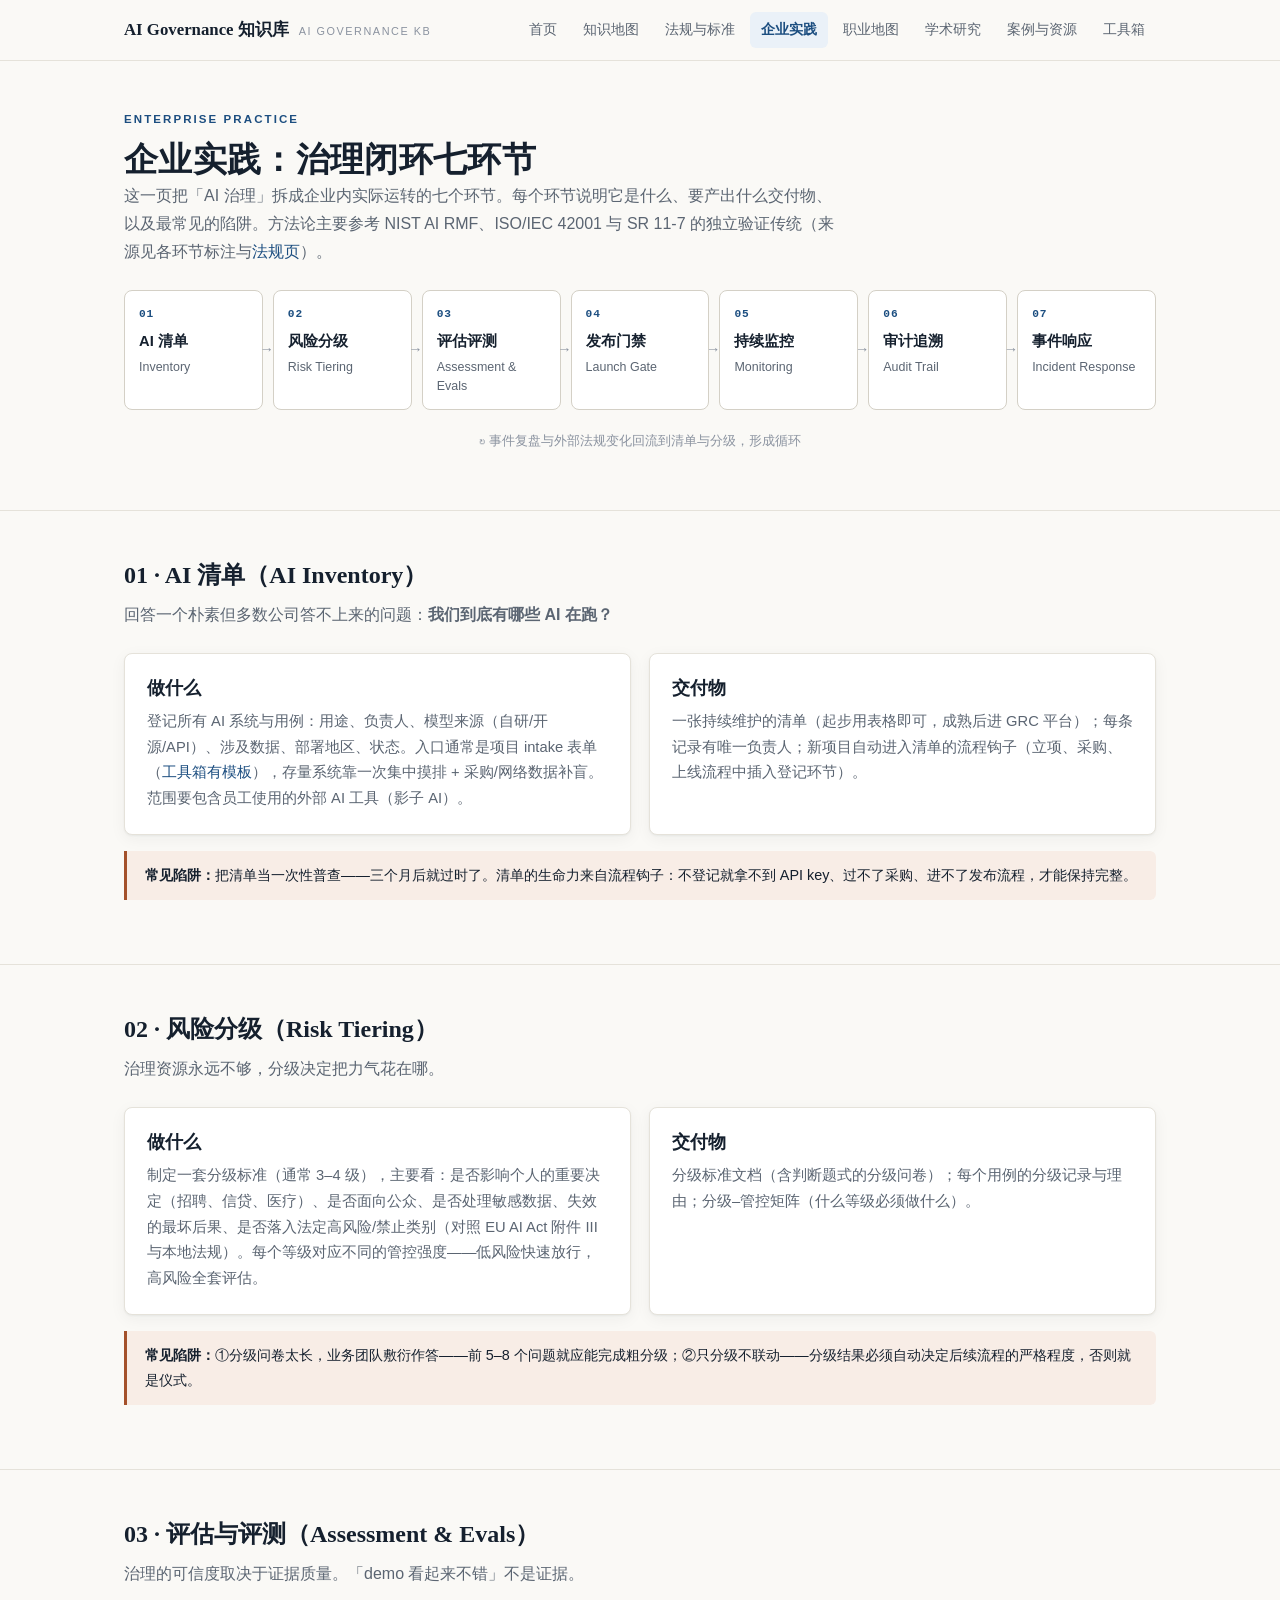
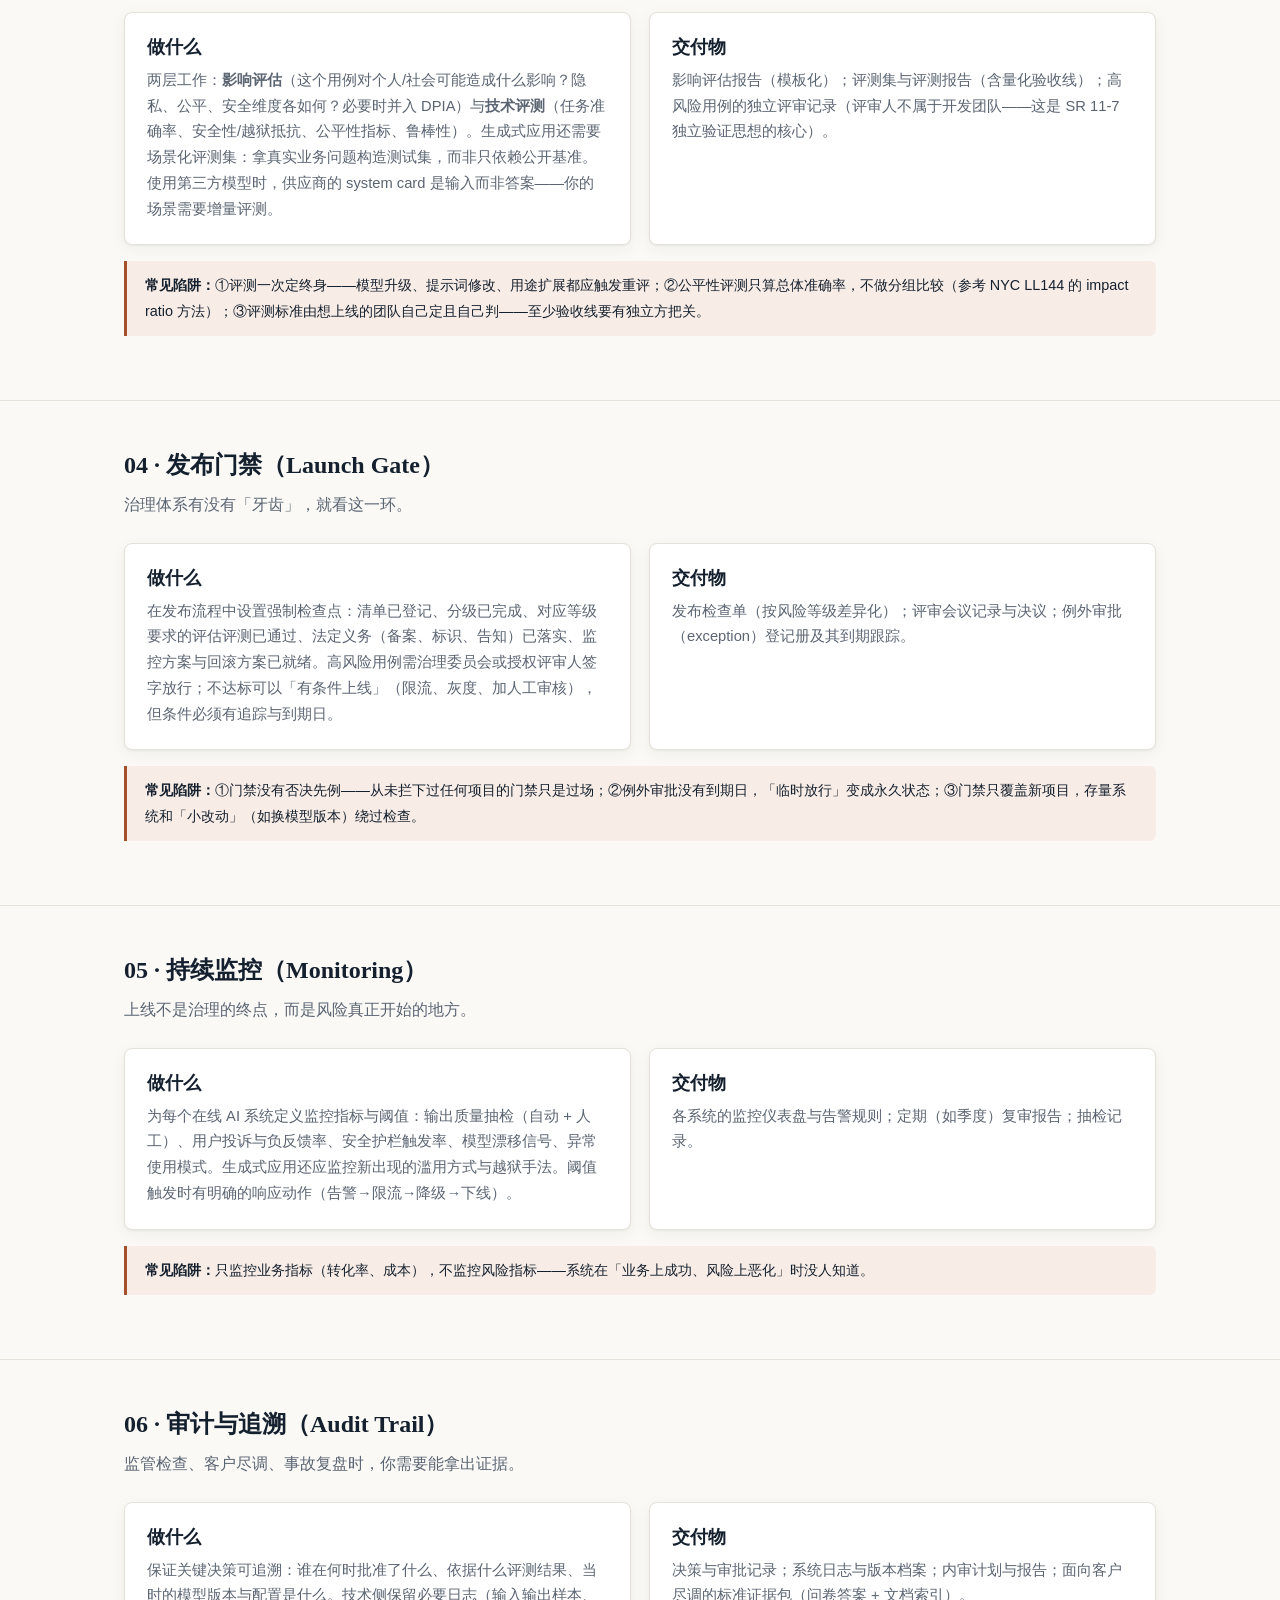
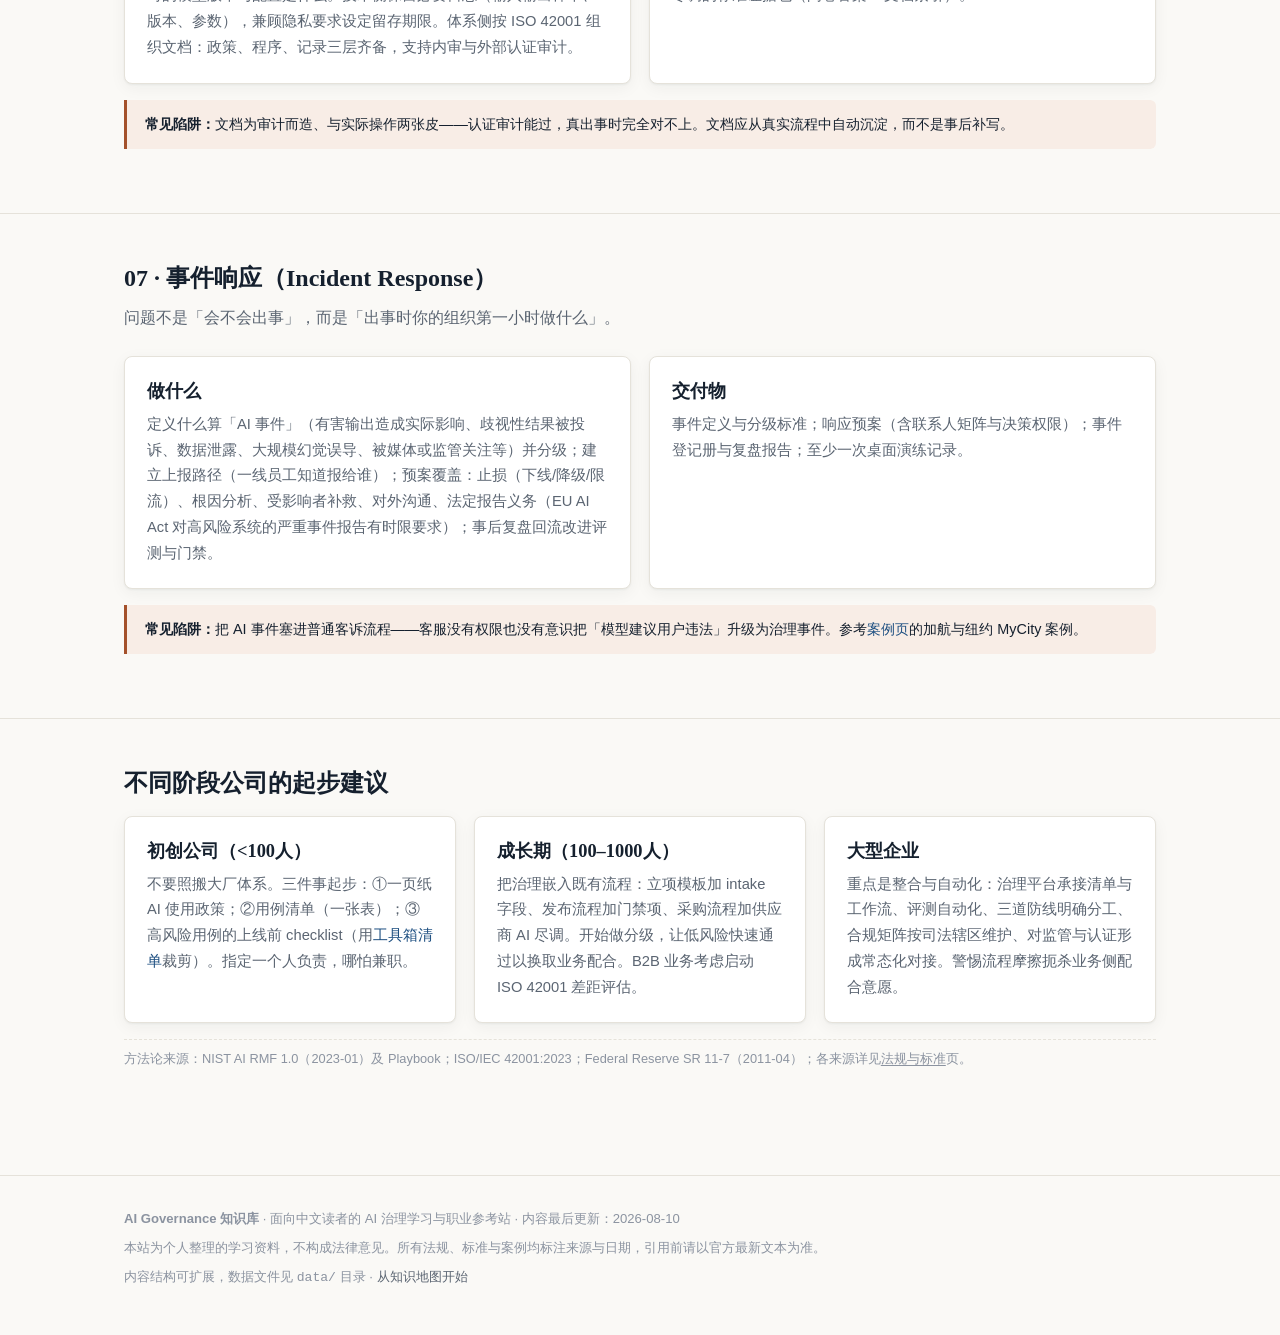
<file: practice.html>
<!DOCTYPE html>
<html lang="zh-CN">
<head>
<meta charset="UTF-8">
<meta name="viewport" content="width=device-width, initial-scale=1.0">
<title>企业实践 — AI Governance 知识库</title>
<link rel="stylesheet" href="assets/style.css">
</head>
<body data-page="practice">
<div id="site-header"></div>

<main>
  <section class="section">
    <div class="container">
      <div class="kicker">Enterprise Practice</div>
      <h1>企业实践：治理闭环七环节</h1>
      <p class="section-lead">这一页把「AI 治理」拆成企业内实际运转的七个环节。每个环节说明它是什么、要产出什么交付物、以及最常见的陷阱。方法论主要参考 NIST AI RMF、ISO/IEC 42001 与 SR 11-7 的独立验证传统（来源见各环节标注与<a href="regulations.html">法规页</a>）。</p>
      <div class="flow">
        <div class="flow-step"><div class="num">01</div><div class="t">AI 清单</div><div class="d">Inventory</div></div>
        <div class="flow-step"><div class="num">02</div><div class="t">风险分级</div><div class="d">Risk Tiering</div></div>
        <div class="flow-step"><div class="num">03</div><div class="t">评估评测</div><div class="d">Assessment & Evals</div></div>
        <div class="flow-step"><div class="num">04</div><div class="t">发布门禁</div><div class="d">Launch Gate</div></div>
        <div class="flow-step"><div class="num">05</div><div class="t">持续监控</div><div class="d">Monitoring</div></div>
        <div class="flow-step"><div class="num">06</div><div class="t">审计追溯</div><div class="d">Audit Trail</div></div>
        <div class="flow-step"><div class="num">07</div><div class="t">事件响应</div><div class="d">Incident Response</div></div>
      </div>
      <p class="flow-loop-note">↻ 事件复盘与外部法规变化回流到清单与分级，形成循环</p>
    </div>
  </section>

  <section class="section" id="inventory">
    <div class="container">
      <h2>01 · AI 清单（AI Inventory）</h2>
      <p class="section-lead">回答一个朴素但多数公司答不上来的问题：<b>我们到底有哪些 AI 在跑？</b></p>
      <div class="grid grid-2">
        <div class="card"><h3>做什么</h3><p>登记所有 AI 系统与用例：用途、负责人、模型来源（自研/开源/API）、涉及数据、部署地区、状态。入口通常是项目 intake 表单（<a href="toolkit.html#intake">工具箱有模板</a>），存量系统靠一次集中摸排 + 采购/网络数据补盲。范围要包含员工使用的外部 AI 工具（影子 AI）。</p></div>
        <div class="card"><h3>交付物</h3><p>一张持续维护的清单（起步用表格即可，成熟后进 GRC 平台）；每条记录有唯一负责人；新项目自动进入清单的流程钩子（立项、采购、上线流程中插入登记环节）。</p></div>
      </div>
      <div class="note warn mt-2"><p><b>常见陷阱：</b>把清单当一次性普查——三个月后就过时了。清单的生命力来自流程钩子：不登记就拿不到 API key、过不了采购、进不了发布流程，才能保持完整。</p></div>
    </div>
  </section>

  <section class="section" id="tiering">
    <div class="container">
      <h2>02 · 风险分级（Risk Tiering）</h2>
      <p class="section-lead">治理资源永远不够，分级决定把力气花在哪。</p>
      <div class="grid grid-2">
        <div class="card"><h3>做什么</h3><p>制定一套分级标准（通常 3–4 级），主要看：是否影响个人的重要决定（招聘、信贷、医疗）、是否面向公众、是否处理敏感数据、失效的最坏后果、是否落入法定高风险/禁止类别（对照 EU AI Act 附件 III 与本地法规）。每个等级对应不同的管控强度——低风险快速放行，高风险全套评估。</p></div>
        <div class="card"><h3>交付物</h3><p>分级标准文档（含判断题式的分级问卷）；每个用例的分级记录与理由；分级–管控矩阵（什么等级必须做什么）。</p></div>
      </div>
      <div class="note warn mt-2"><p><b>常见陷阱：</b>①分级问卷太长，业务团队敷衍作答——前 5–8 个问题就应能完成粗分级；②只分级不联动——分级结果必须自动决定后续流程的严格程度，否则就是仪式。</p></div>
    </div>
  </section>

  <section class="section" id="evals">
    <div class="container">
      <h2>03 · 评估与评测（Assessment & Evals）</h2>
      <p class="section-lead">治理的可信度取决于证据质量。「demo 看起来不错」不是证据。</p>
      <div class="grid grid-2">
        <div class="card"><h3>做什么</h3><p>两层工作：<b>影响评估</b>（这个用例对个人/社会可能造成什么影响？隐私、公平、安全维度各如何？必要时并入 DPIA）与<b>技术评测</b>（任务准确率、安全性/越狱抵抗、公平性指标、鲁棒性）。生成式应用还需要场景化评测集：拿真实业务问题构造测试集，而非只依赖公开基准。使用第三方模型时，供应商的 system card 是输入而非答案——你的场景需要增量评测。</p></div>
        <div class="card"><h3>交付物</h3><p>影响评估报告（模板化）；评测集与评测报告（含量化验收线）；高风险用例的独立评审记录（评审人不属于开发团队——这是 SR 11-7 独立验证思想的核心）。</p></div>
      </div>
      <div class="note warn mt-2"><p><b>常见陷阱：</b>①评测一次定终身——模型升级、提示词修改、用途扩展都应触发重评；②公平性评测只算总体准确率，不做分组比较（参考 NYC LL144 的 impact ratio 方法）；③评测标准由想上线的团队自己定且自己判——至少验收线要有独立方把关。</p></div>
    </div>
  </section>

  <section class="section" id="gate">
    <div class="container">
      <h2>04 · 发布门禁（Launch Gate）</h2>
      <p class="section-lead">治理体系有没有「牙齿」，就看这一环。</p>
      <div class="grid grid-2">
        <div class="card"><h3>做什么</h3><p>在发布流程中设置强制检查点：清单已登记、分级已完成、对应等级要求的评估评测已通过、法定义务（备案、标识、告知）已落实、监控方案与回滚方案已就绪。高风险用例需治理委员会或授权评审人签字放行；不达标可以「有条件上线」（限流、灰度、加人工审核），但条件必须有追踪与到期日。</p></div>
        <div class="card"><h3>交付物</h3><p>发布检查单（按风险等级差异化）；评审会议记录与决议；例外审批（exception）登记册及其到期跟踪。</p></div>
      </div>
      <div class="note warn mt-2"><p><b>常见陷阱：</b>①门禁没有否决先例——从未拦下过任何项目的门禁只是过场；②例外审批没有到期日，「临时放行」变成永久状态；③门禁只覆盖新项目，存量系统和「小改动」（如换模型版本）绕过检查。</p></div>
    </div>
  </section>

  <section class="section" id="monitor">
    <div class="container">
      <h2>05 · 持续监控（Monitoring）</h2>
      <p class="section-lead">上线不是治理的终点，而是风险真正开始的地方。</p>
      <div class="grid grid-2">
        <div class="card"><h3>做什么</h3><p>为每个在线 AI 系统定义监控指标与阈值：输出质量抽检（自动 + 人工）、用户投诉与负反馈率、安全护栏触发率、模型漂移信号、异常使用模式。生成式应用还应监控新出现的滥用方式与越狱手法。阈值触发时有明确的响应动作（告警→限流→降级→下线）。</p></div>
        <div class="card"><h3>交付物</h3><p>各系统的监控仪表盘与告警规则；定期（如季度）复审报告；抽检记录。</p></div>
      </div>
      <div class="note warn mt-2"><p><b>常见陷阱：</b>只监控业务指标（转化率、成本），不监控风险指标——系统在「业务上成功、风险上恶化」时没人知道。</p></div>
    </div>
  </section>

  <section class="section" id="audit">
    <div class="container">
      <h2>06 · 审计与追溯（Audit Trail）</h2>
      <p class="section-lead">监管检查、客户尽调、事故复盘时，你需要能拿出证据。</p>
      <div class="grid grid-2">
        <div class="card"><h3>做什么</h3><p>保证关键决策可追溯：谁在何时批准了什么、依据什么评测结果、当时的模型版本与配置是什么。技术侧保留必要日志（输入输出样本、版本、参数），兼顾隐私要求设定留存期限。体系侧按 ISO 42001 组织文档：政策、程序、记录三层齐备，支持内审与外部认证审计。</p></div>
        <div class="card"><h3>交付物</h3><p>决策与审批记录；系统日志与版本档案；内审计划与报告；面向客户尽调的标准证据包（问卷答案 + 文档索引）。</p></div>
      </div>
      <div class="note warn mt-2"><p><b>常见陷阱：</b>文档为审计而造、与实际操作两张皮——认证审计能过，真出事时完全对不上。文档应从真实流程中自动沉淀，而不是事后补写。</p></div>
    </div>
  </section>

  <section class="section" id="incident">
    <div class="container">
      <h2>07 · 事件响应（Incident Response）</h2>
      <p class="section-lead">问题不是「会不会出事」，而是「出事时你的组织第一小时做什么」。</p>
      <div class="grid grid-2">
        <div class="card"><h3>做什么</h3><p>定义什么算「AI 事件」（有害输出造成实际影响、歧视性结果被投诉、数据泄露、大规模幻觉误导、被媒体或监管关注等）并分级；建立上报路径（一线员工知道报给谁）；预案覆盖：止损（下线/降级/限流）、根因分析、受影响者补救、对外沟通、法定报告义务（EU AI Act 对高风险系统的严重事件报告有时限要求）；事后复盘回流改进评测与门禁。</p></div>
        <div class="card"><h3>交付物</h3><p>事件定义与分级标准；响应预案（含联系人矩阵与决策权限）；事件登记册与复盘报告；至少一次桌面演练记录。</p></div>
      </div>
      <div class="note warn mt-2"><p><b>常见陷阱：</b>把 AI 事件塞进普通客诉流程——客服没有权限也没有意识把「模型建议用户违法」升级为治理事件。参考<a href="resources.html">案例页</a>的加航与纽约 MyCity 案例。</p></div>
    </div>
  </section>

  <section class="section">
    <div class="container">
      <h2>不同阶段公司的起步建议</h2>
      <div class="grid grid-3 mt-2">
        <div class="card"><h3>初创公司（&lt;100人）</h3><p>不要照搬大厂体系。三件事起步：①一页纸 AI 使用政策；②用例清单（一张表）；③高风险用例的上线前 checklist（用<a href="toolkit.html#checklist">工具箱清单</a>裁剪）。指定一个人负责，哪怕兼职。</p></div>
        <div class="card"><h3>成长期（100–1000人）</h3><p>把治理嵌入既有流程：立项模板加 intake 字段、发布流程加门禁项、采购流程加供应商 AI 尽调。开始做分级，让低风险快速通过以换取业务配合。B2B 业务考虑启动 ISO 42001 差距评估。</p></div>
        <div class="card"><h3>大型企业</h3><p>重点是整合与自动化：治理平台承接清单与工作流、评测自动化、三道防线明确分工、合规矩阵按司法辖区维护、对监管与认证形成常态化对接。警惕流程摩擦扼杀业务侧配合意愿。</p></div>
      </div>
      <div class="source-line mt-2">方法论来源：NIST AI RMF 1.0（2023-01）及 Playbook；ISO/IEC 42001:2023；Federal Reserve SR 11-7（2011-04）；各来源详见<a href="regulations.html">法规与标准</a>页。</div>
    </div>
  </section>
</main>

<div id="site-footer"></div>
<script src="assets/app.js"></script>
</body>
</html>
</file>
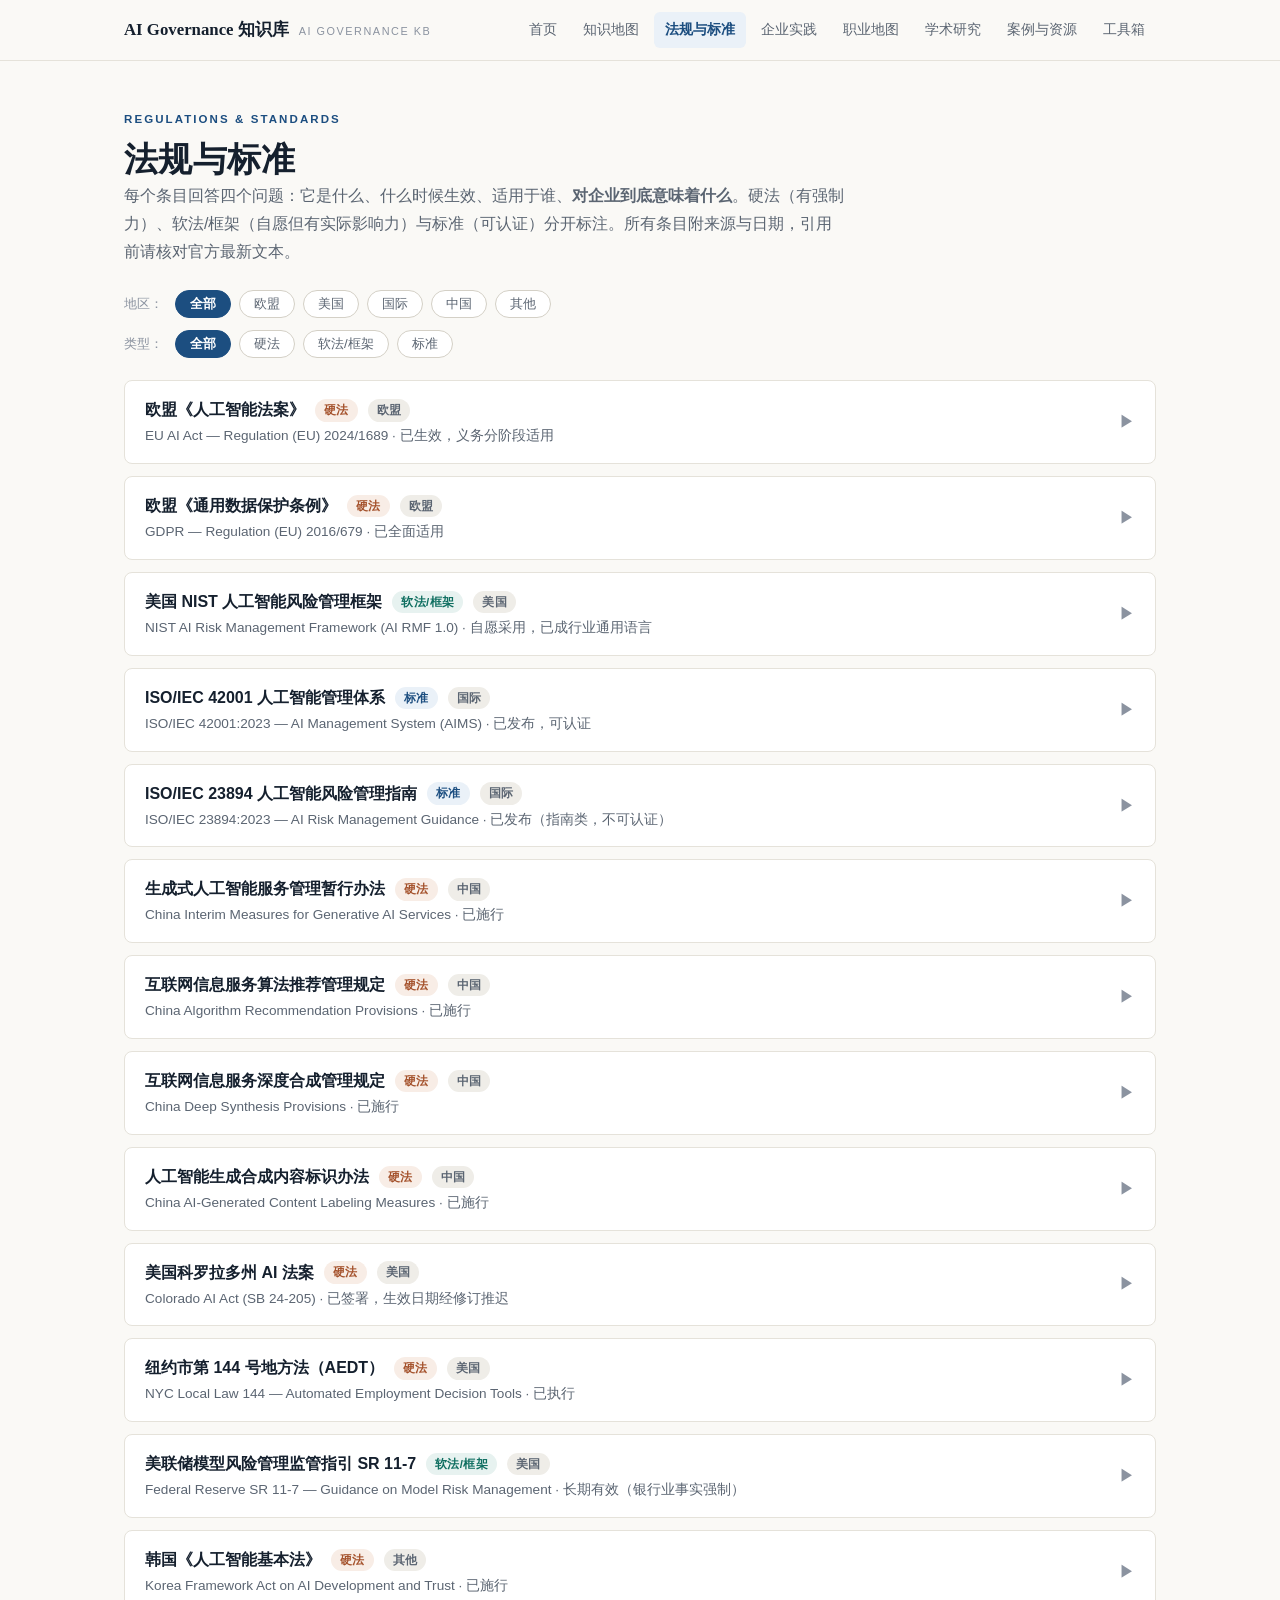
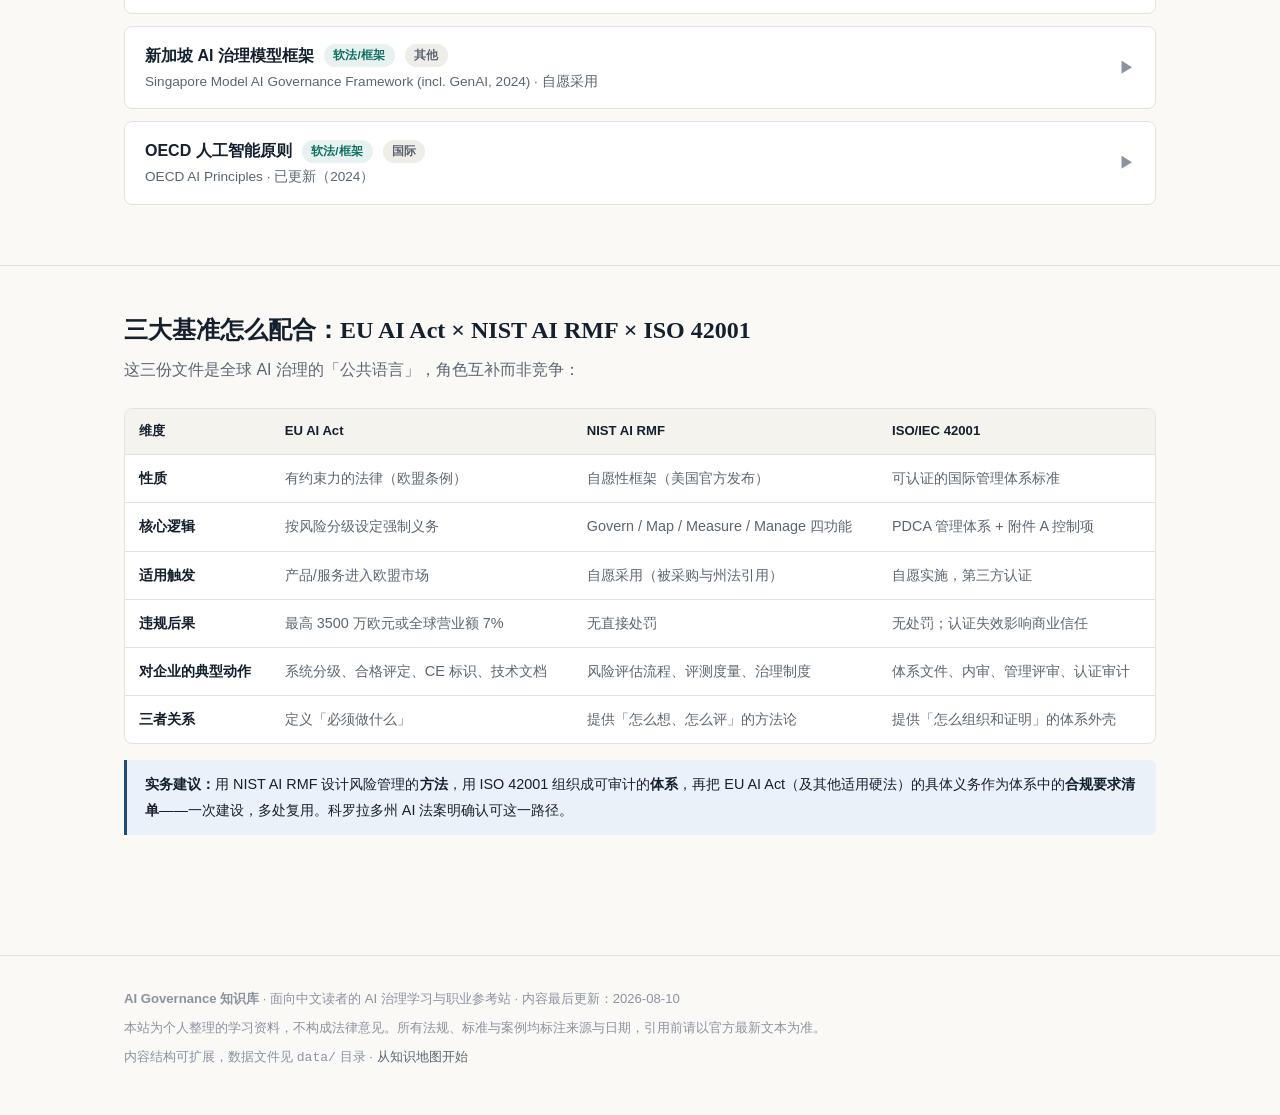
<file: regulations.html>
<!DOCTYPE html>
<html lang="zh-CN">
<head>
<meta charset="UTF-8">
<meta name="viewport" content="width=device-width, initial-scale=1.0">
<title>法规与标准 — AI Governance 知识库</title>
<link rel="stylesheet" href="assets/style.css">
</head>
<body data-page="regs">
<div id="site-header"></div>

<main>
  <section class="section">
    <div class="container">
      <div class="kicker">Regulations & Standards</div>
      <h1>法规与标准</h1>
      <p class="section-lead">每个条目回答四个问题：它是什么、什么时候生效、适用于谁、<strong>对企业到底意味着什么</strong>。硬法（有强制力）、软法/框架（自愿但有实际影响力）与标准（可认证）分开标注。所有条目附来源与日期，引用前请核对官方最新文本。</p>

      <div class="filter-bar">
        <span class="label">地区：</span>
        <span id="filter-region" style="display:contents"></span>
      </div>
      <div class="filter-bar" style="margin-top:-10px">
        <span class="label">类型：</span>
        <span id="filter-kind" style="display:contents"></span>
      </div>

      <div id="reg-list"></div>
    </div>
  </section>

  <section class="section">
    <div class="container">
      <h2>三大基准怎么配合：EU AI Act × NIST AI RMF × ISO 42001</h2>
      <p class="section-lead">这三份文件是全球 AI 治理的「公共语言」，角色互补而非竞争：</p>
      <div class="table-wrap" id="comparison-table"></div>
      <div class="note mt-2"><p><b>实务建议：</b>用 NIST AI RMF 设计风险管理的<b>方法</b>，用 ISO 42001 组织成可审计的<b>体系</b>，再把 EU AI Act（及其他适用硬法）的具体义务作为体系中的<b>合规要求清单</b>——一次建设，多处复用。科罗拉多州 AI 法案明确认可这一路径。</p></div>
    </div>
  </section>
</main>

<div id="site-footer"></div>
<script src="assets/app.js"></script>
<script src="data/regulations.js"></script>
<script>
const kindTone = { "硬法": "warn", "软法/框架": "teal", "标准": "blue" };
let currentRegion = "全部", currentKind = "全部";

function regCard(r) {
  return `
  <div class="acc" id="${r.id}">
    <div class="acc-head">
      <div>
        <div class="t">${esc(r.name)} ${badge(r.kind, kindTone[r.kind])} ${badge(r.region, "gray")}</div>
        <div class="small muted">${esc(r.nameEn)} · ${esc(r.status)}</div>
      </div>
      <span class="chev">▶</span>
    </div>
    <div class="acc-body">
      <p class="muted" style="margin-top:12px">${esc(r.oneLiner)}</p>
      <h4>关键时间线</h4>
      <div class="timeline">${r.timeline.map(t => `<div class="tl-item"><div class="date">${esc(t.date)}</div><div class="ev">${esc(t.event)}</div></div>`).join("")}</div>
      <h4>适用于谁</h4>
      <p class="muted small">${esc(r.appliesTo)}</p>
      <h4>核心内容</h4>
      <ul>${r.keyPoints.map(k => `<li>${k}</li>`).join("")}</ul>
      <h4>对企业意味着什么</h4>
      <ul>${r.impact.map(k => `<li>${k}</li>`).join("")}</ul>
      ${sourceLine(r.source)}
    </div>
  </div>`;
}

function renderRegs() {
  const list = KB_REGULATIONS.filter(r =>
    (currentRegion === "全部" || r.region === currentRegion) &&
    (currentKind === "全部" || r.kind === currentKind)
  );
  const el = document.getElementById("reg-list");
  el.innerHTML = list.length
    ? list.map(regCard).join("")
    : `<p class="muted">该筛选条件下暂无条目。</p>`;
  makeAccordion(el);
}

const regions = ["全部", ...new Set(KB_REGULATIONS.map(r => r.region))];
const kinds = ["全部", ...new Set(KB_REGULATIONS.map(r => r.kind))];
renderFilterChips(document.getElementById("filter-region"), regions.map(v => ({ value: v, label: v })), v => { currentRegion = v; renderRegs(); });
renderFilterChips(document.getElementById("filter-kind"), kinds.map(v => ({ value: v, label: v })), v => { currentKind = v; renderRegs(); });

// 对比表
const cmp = KB_REG_COMPARISON;
document.getElementById("comparison-table").innerHTML = `
  <table>
    <thead><tr>${cmp.columns.map(c => `<th>${esc(c)}</th>`).join("")}</tr></thead>
    <tbody>${cmp.rows.map(row => `<tr>${row.map((c, i) => `<td>${esc(c)}</td>`).join("")}</tr>`).join("")}</tbody>
  </table>`;

// 支持 #anchor 直达并展开对应条目
window.addEventListener("load", () => {
  const id = location.hash.slice(1);
  if (!id) return;
  const target = document.getElementById(id);
  if (target && target.classList.contains("acc")) {
    target.classList.add("open");
    target.scrollIntoView({ behavior: "smooth", block: "start" });
  }
});
</script>
</body>
</html>
</file>
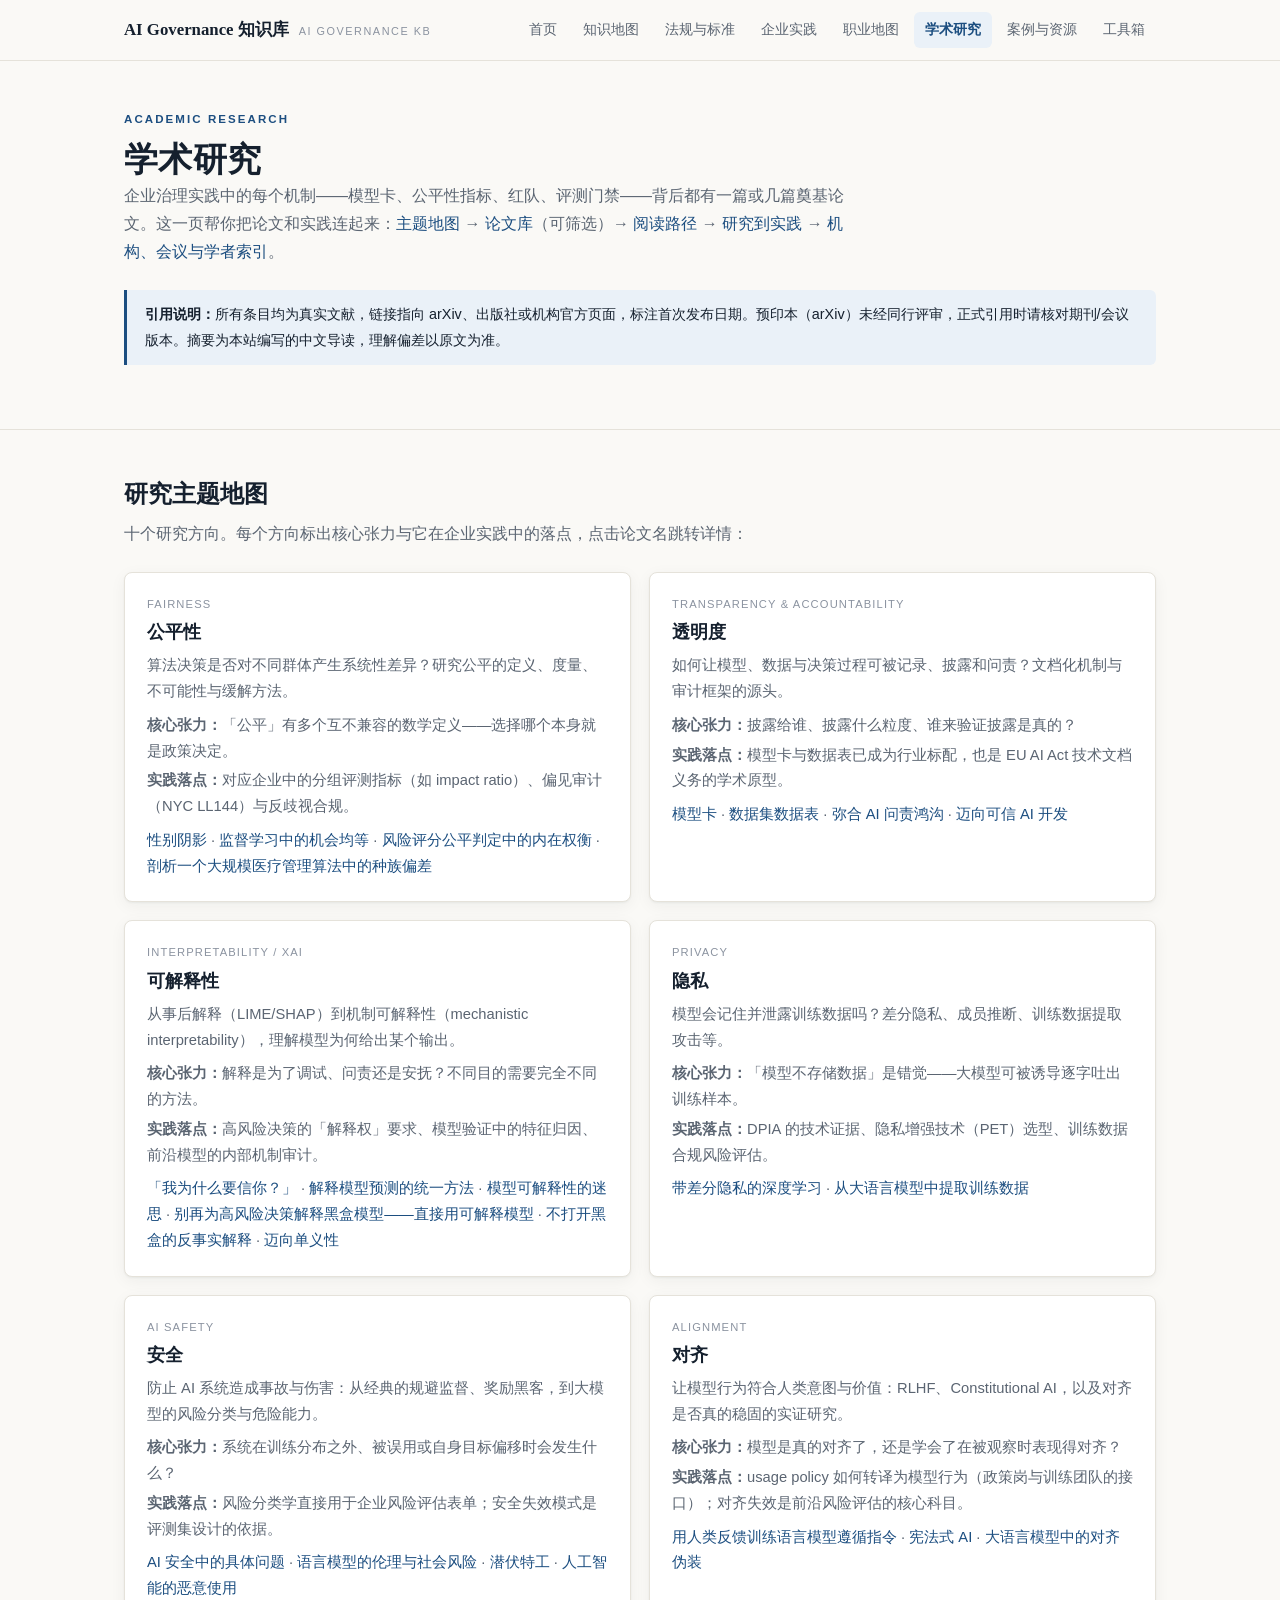
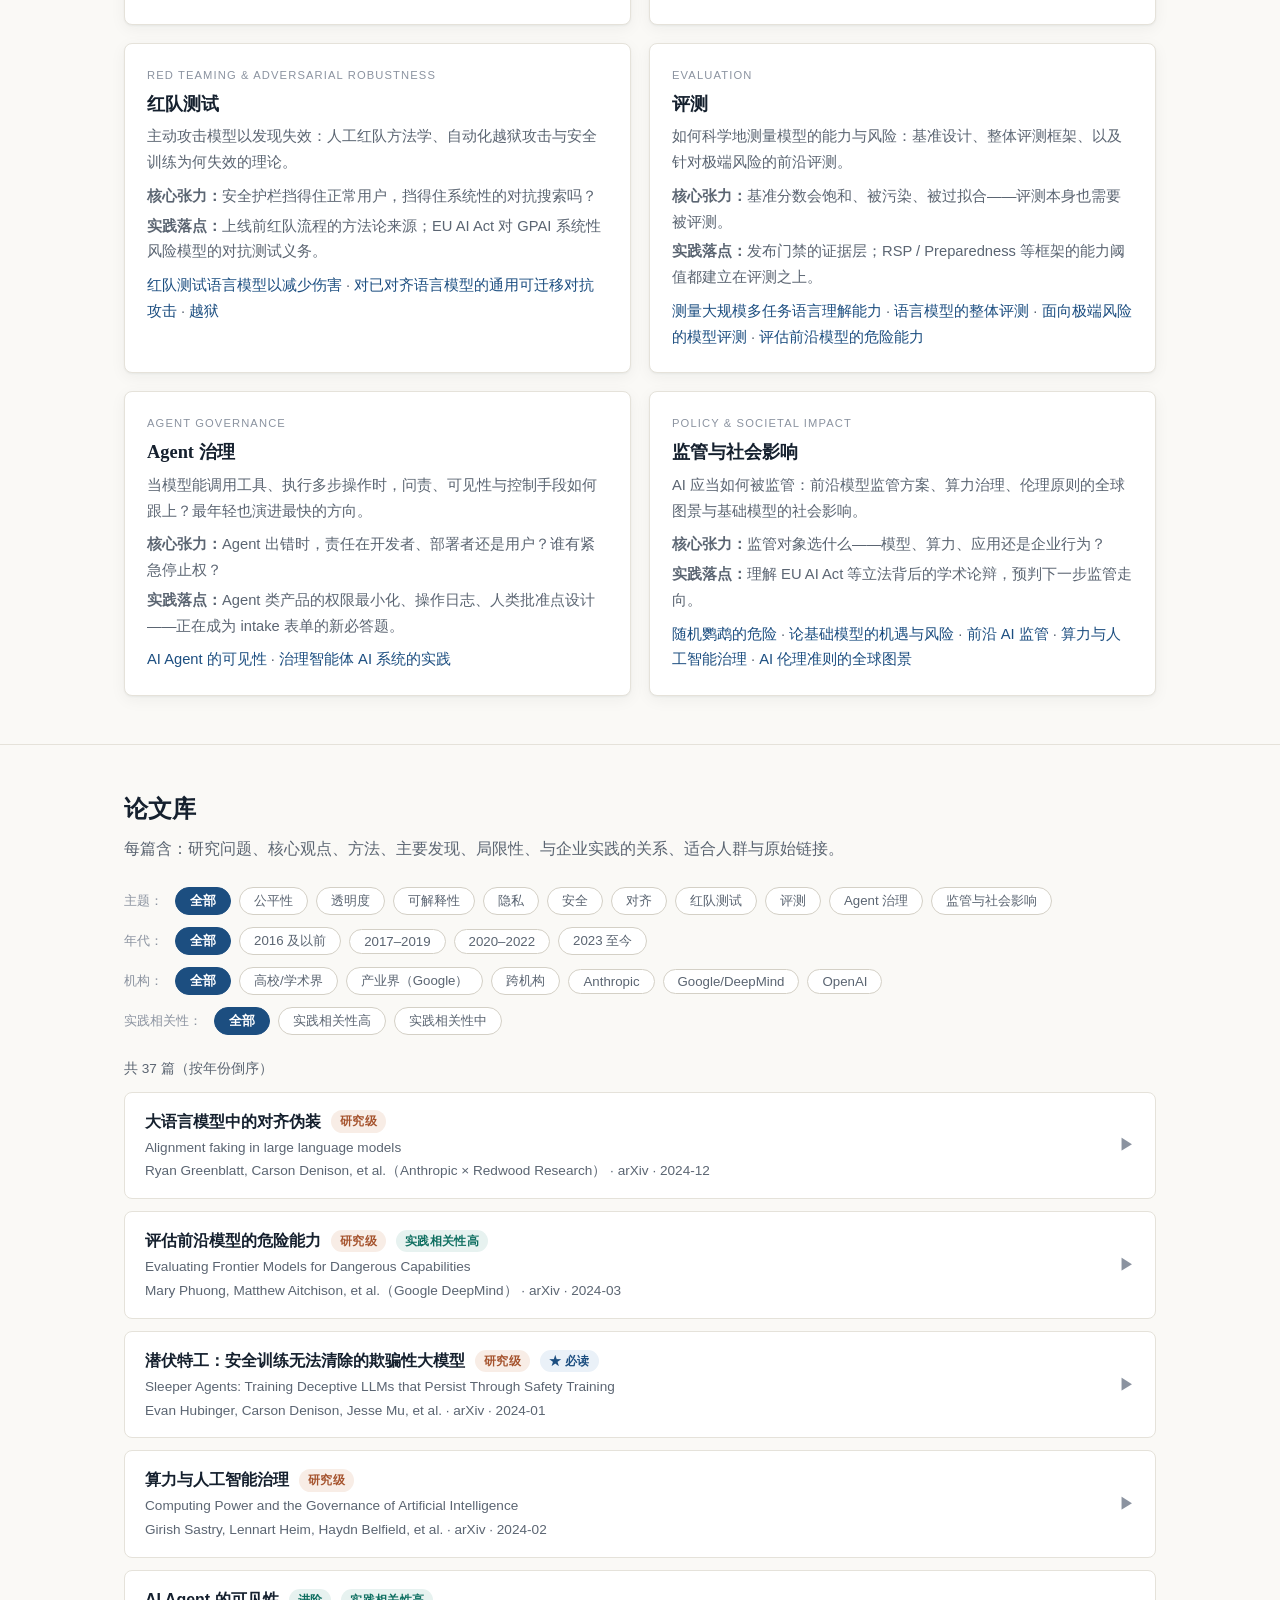
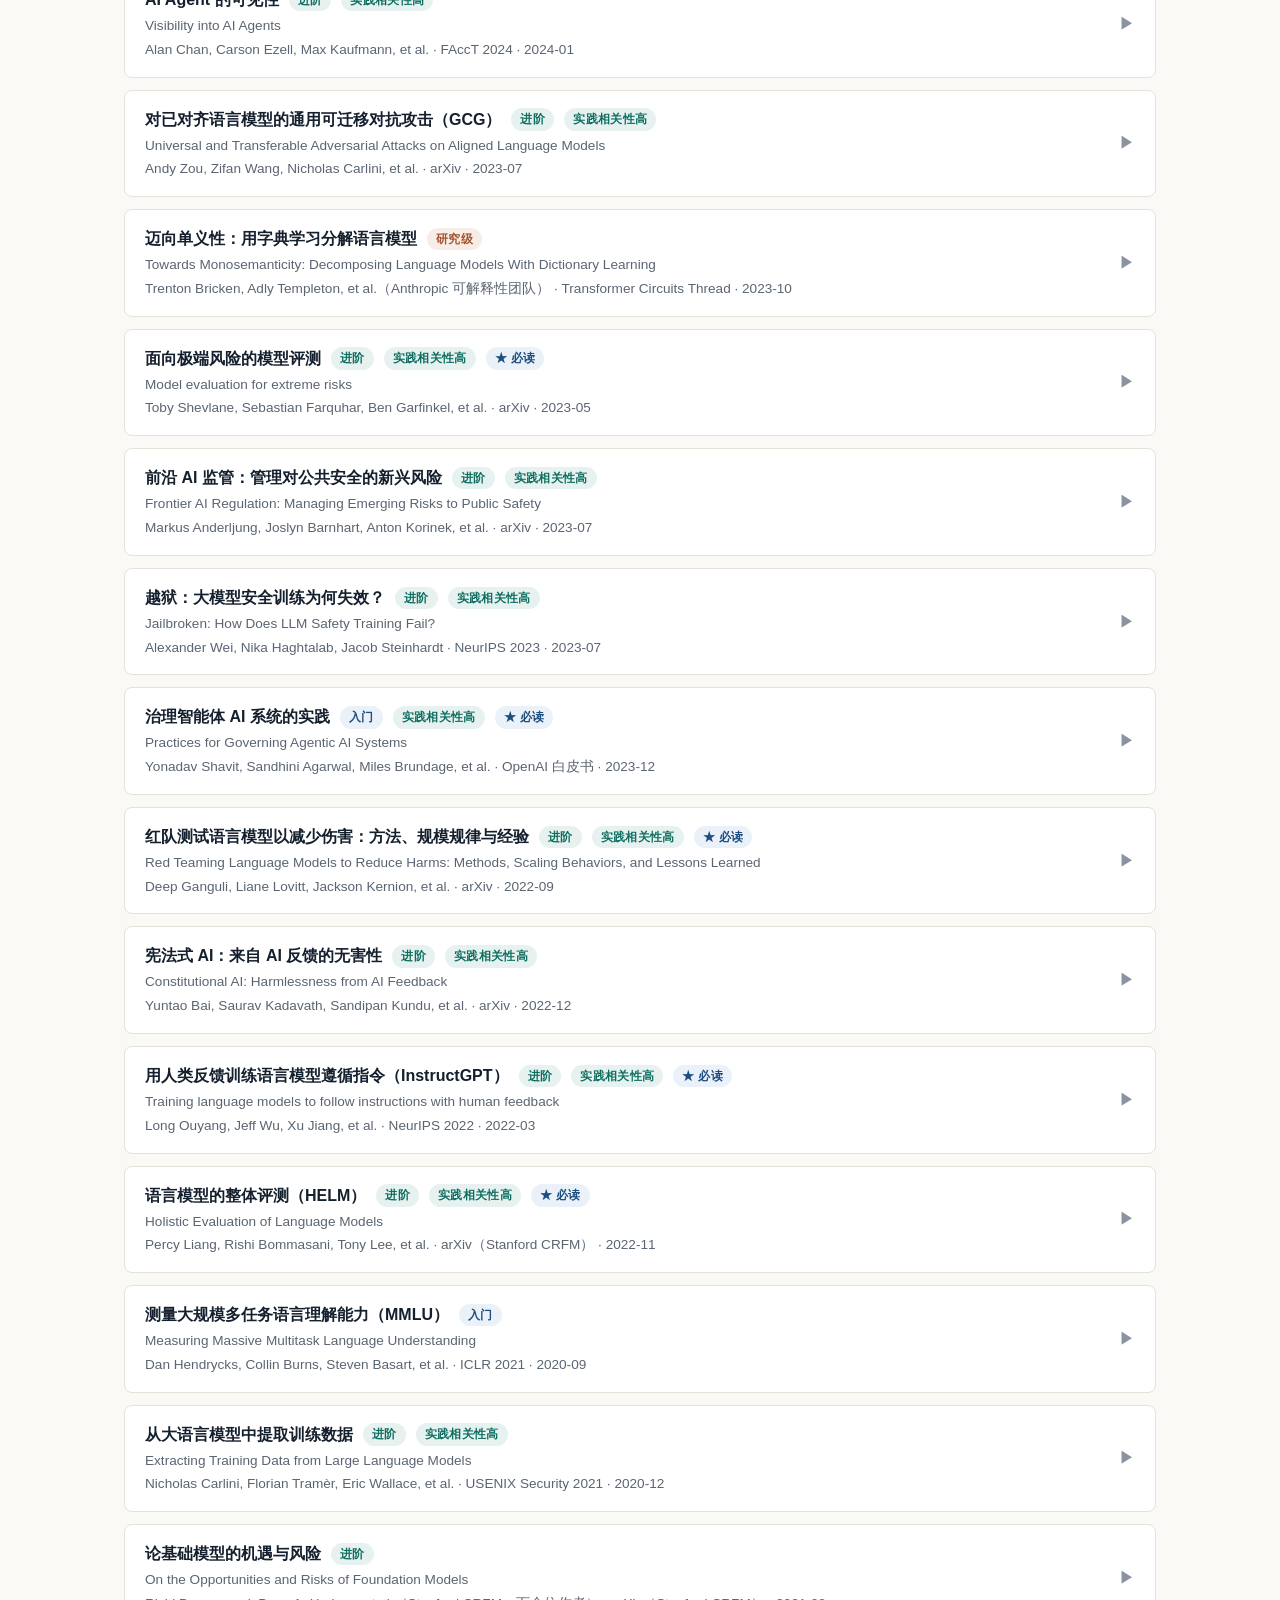
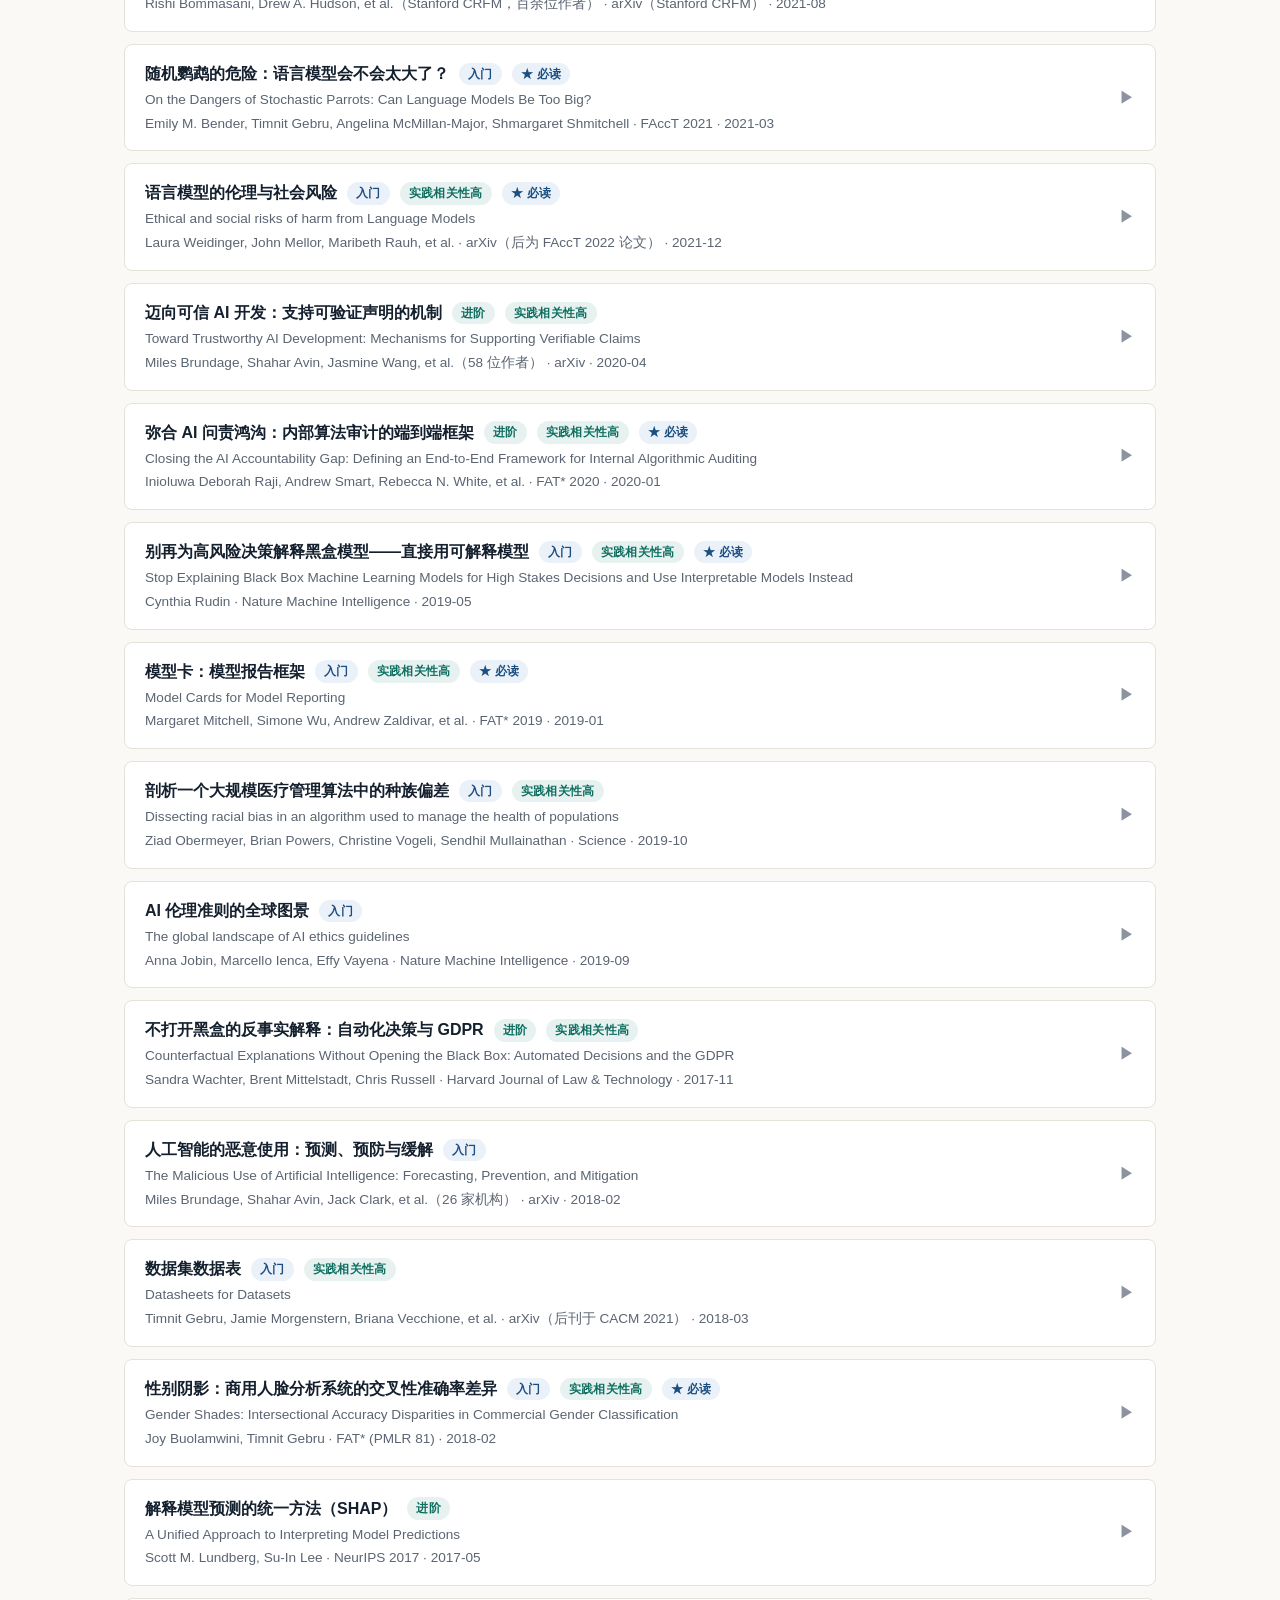
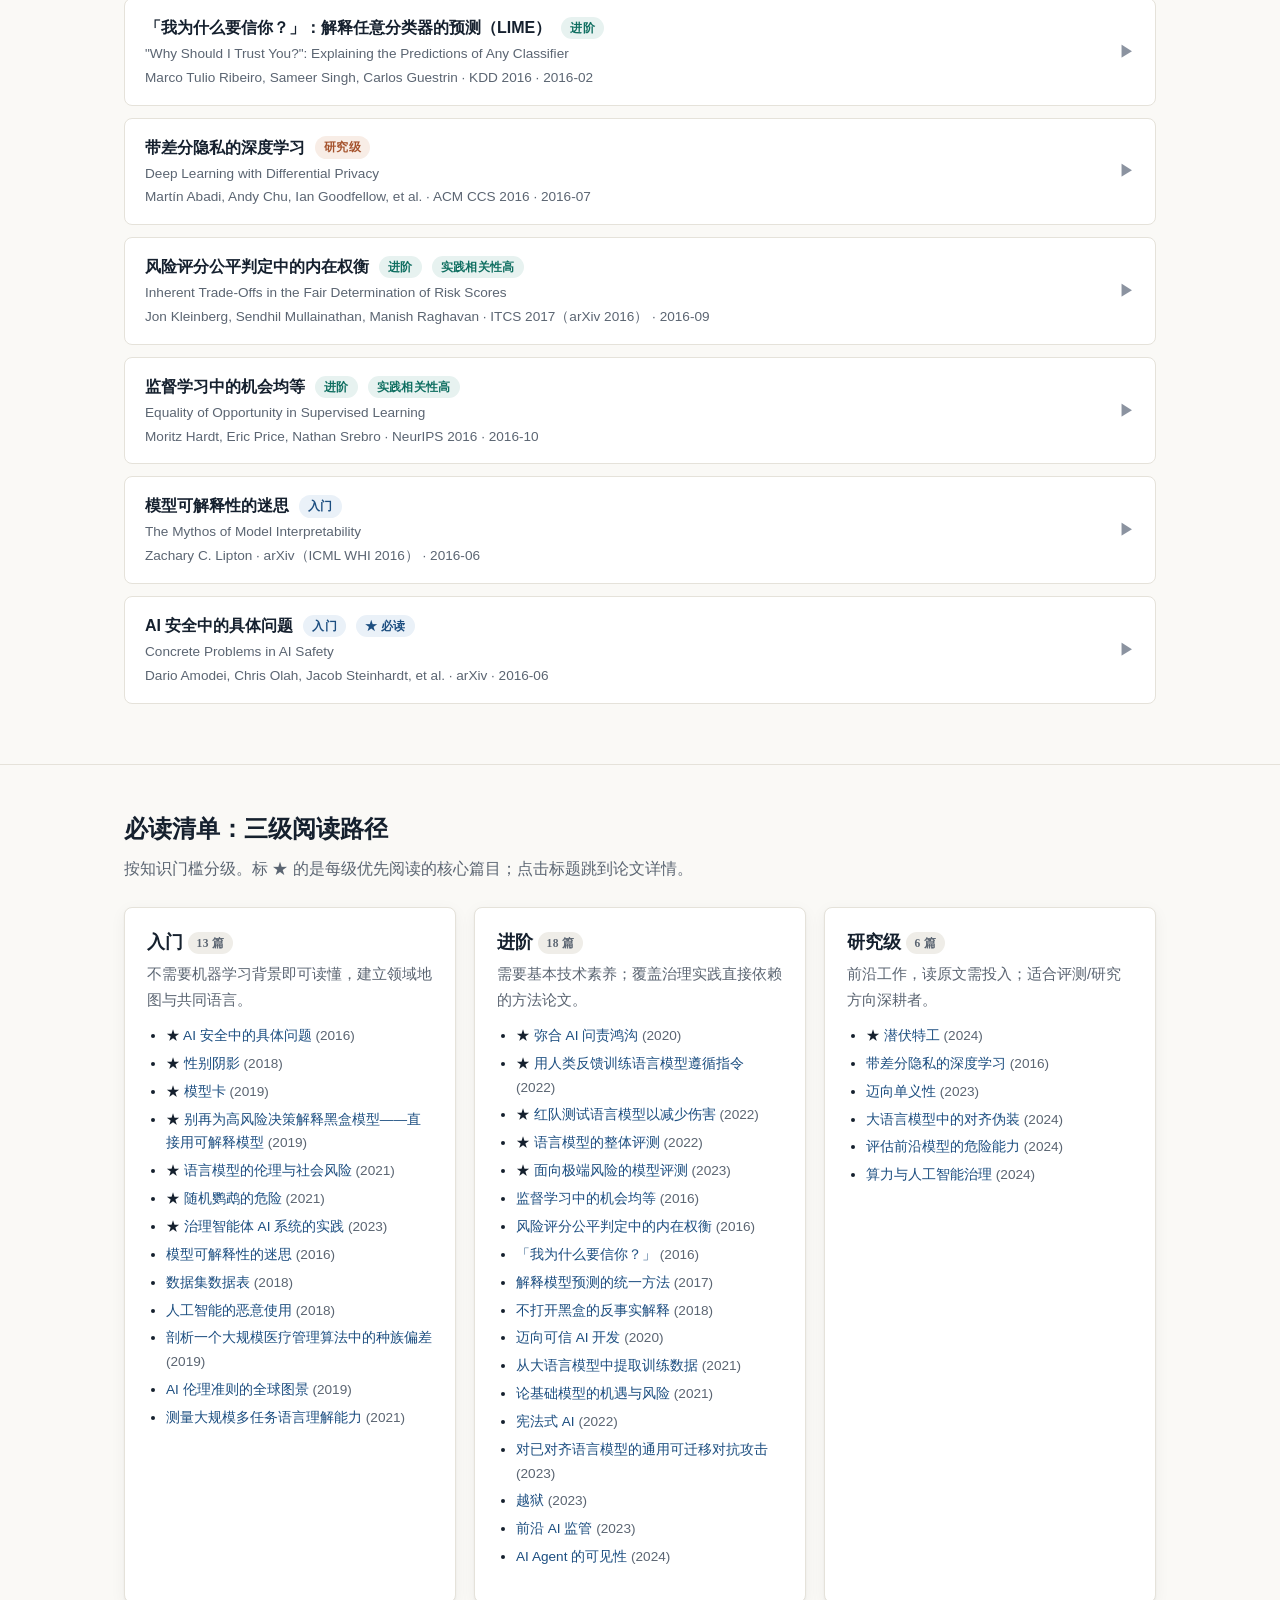
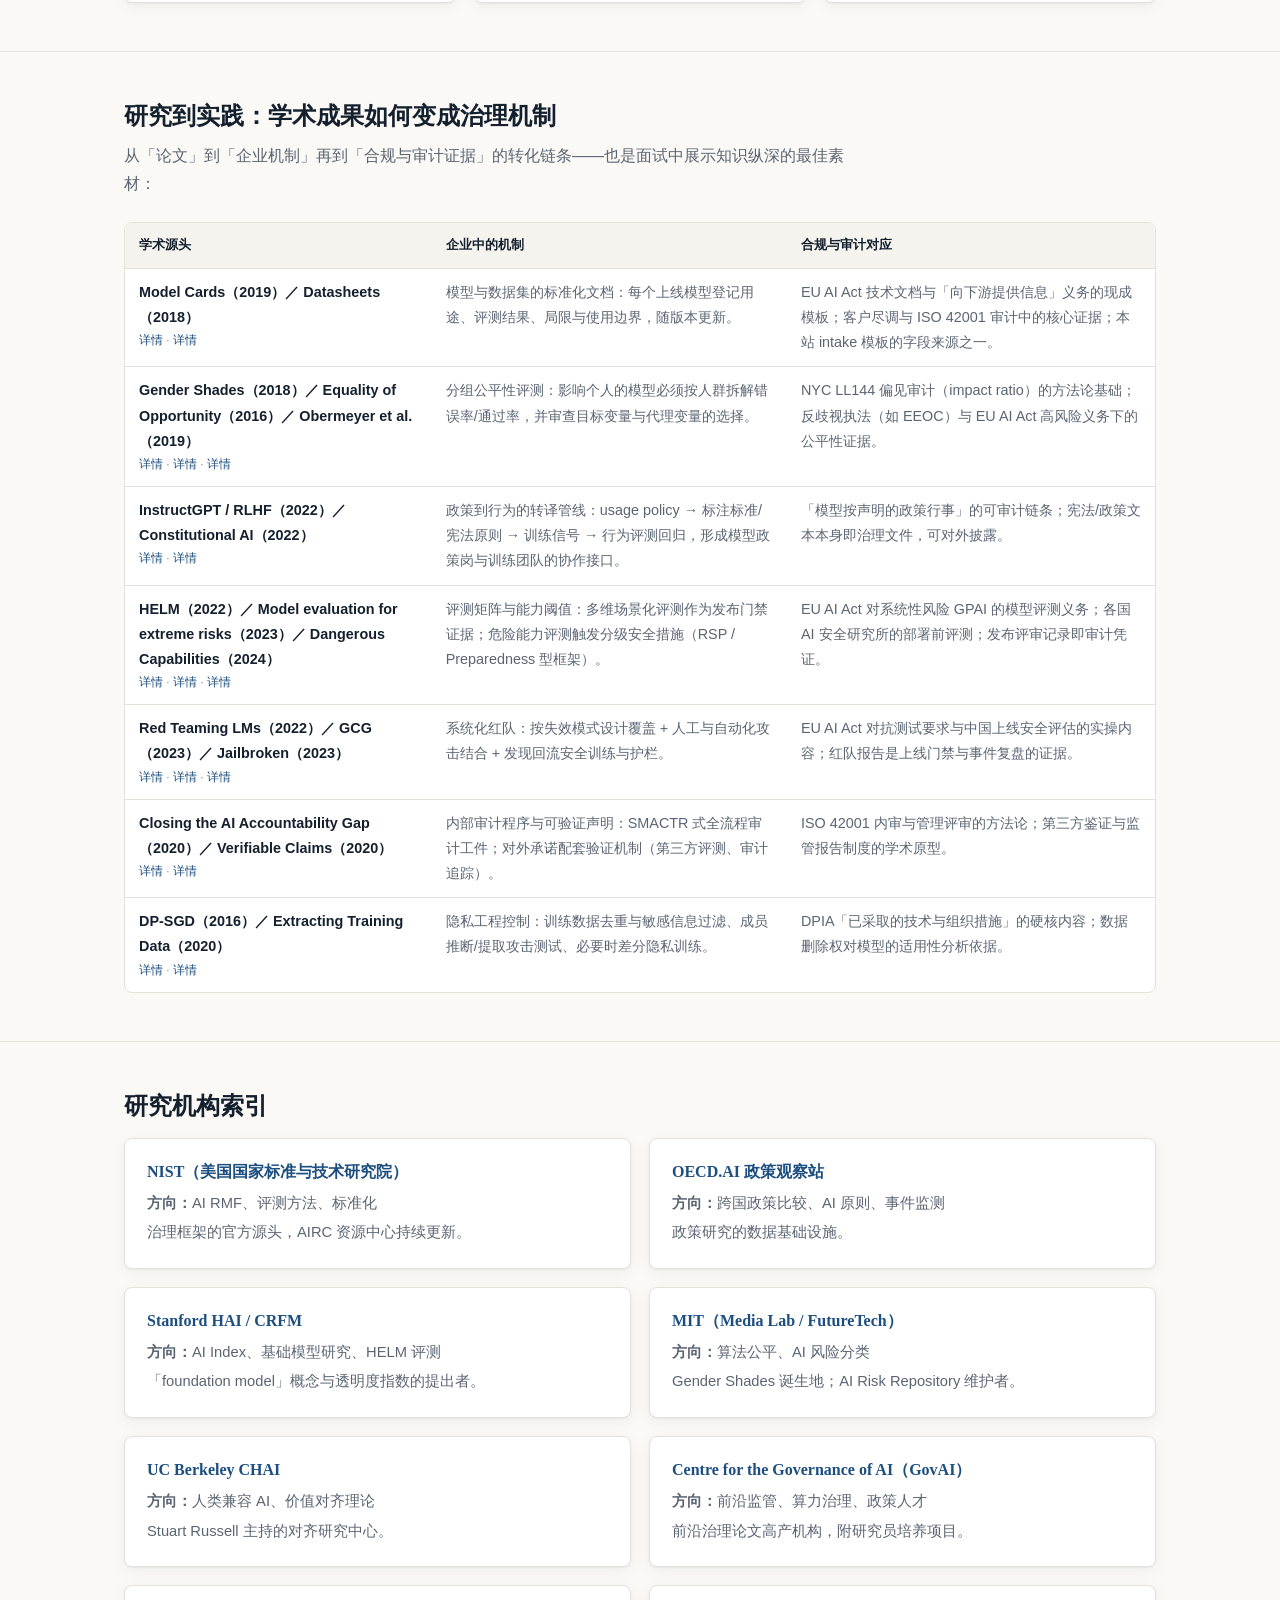
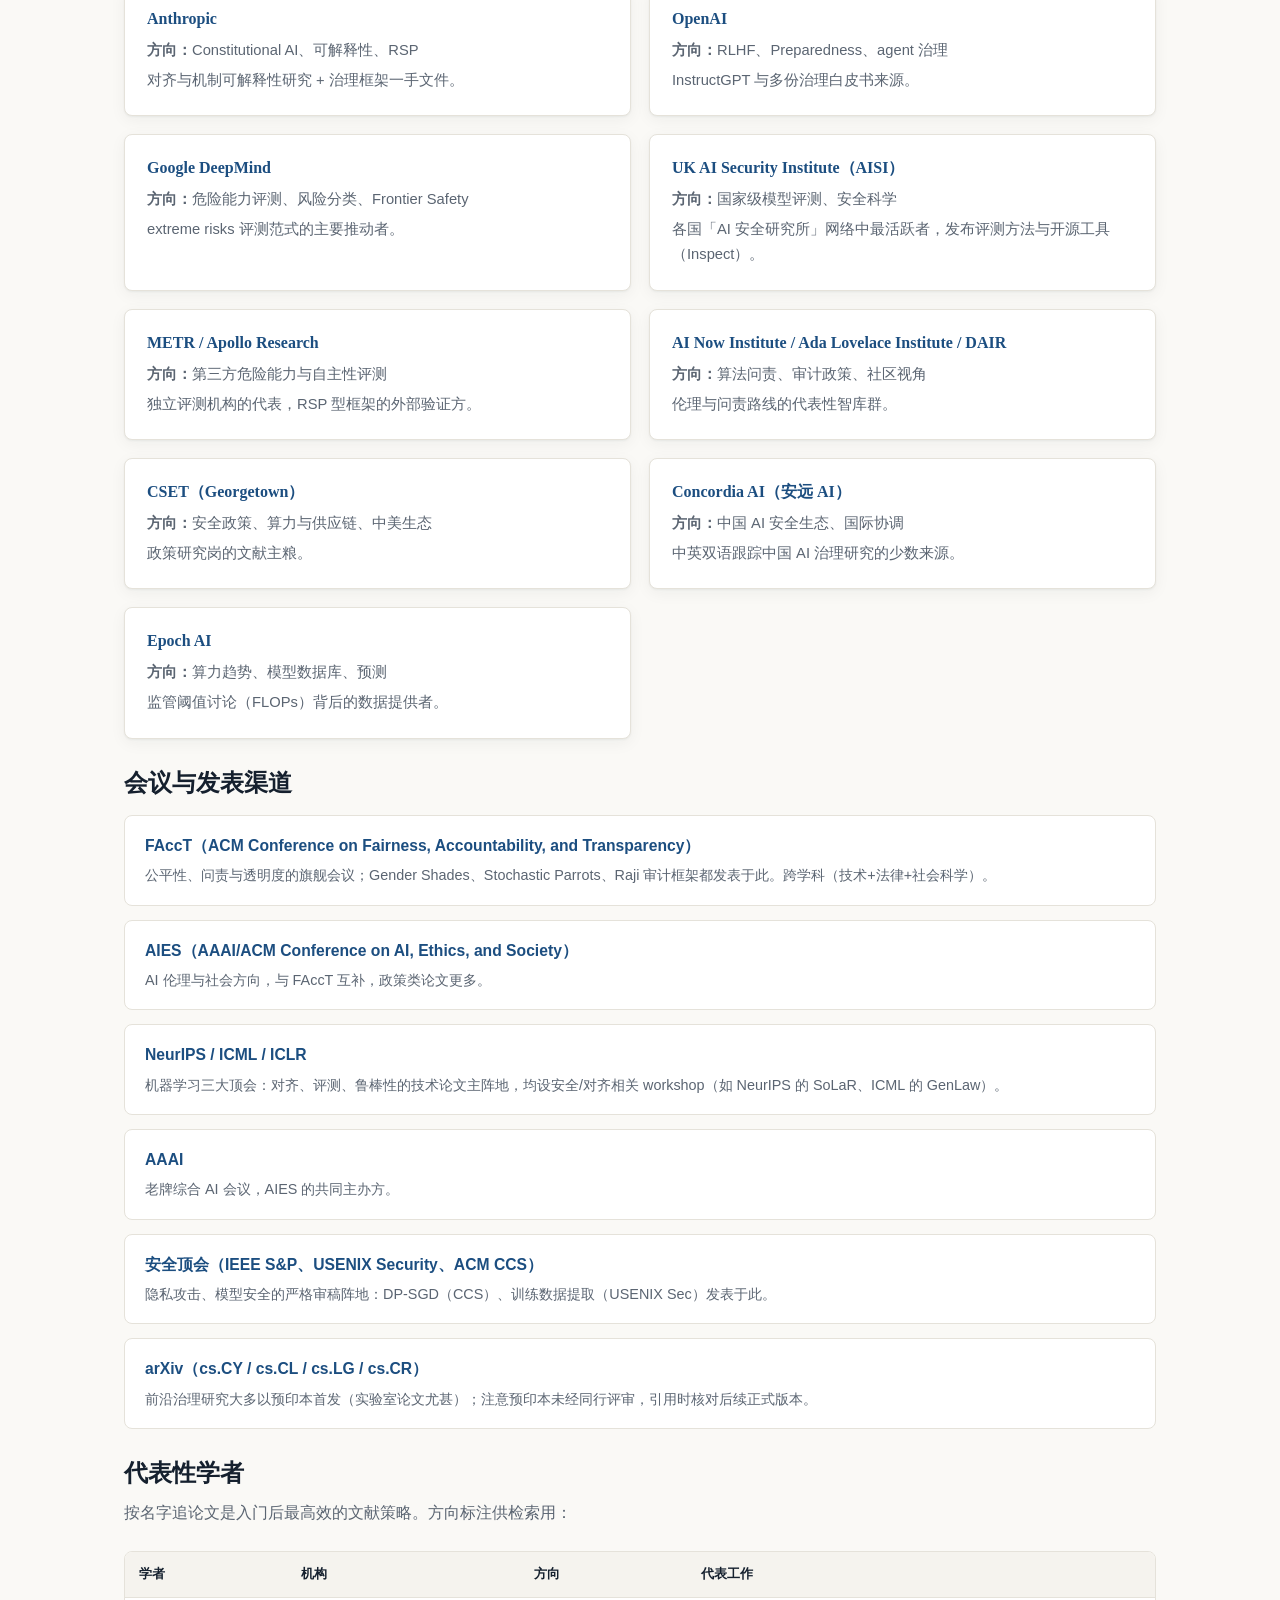
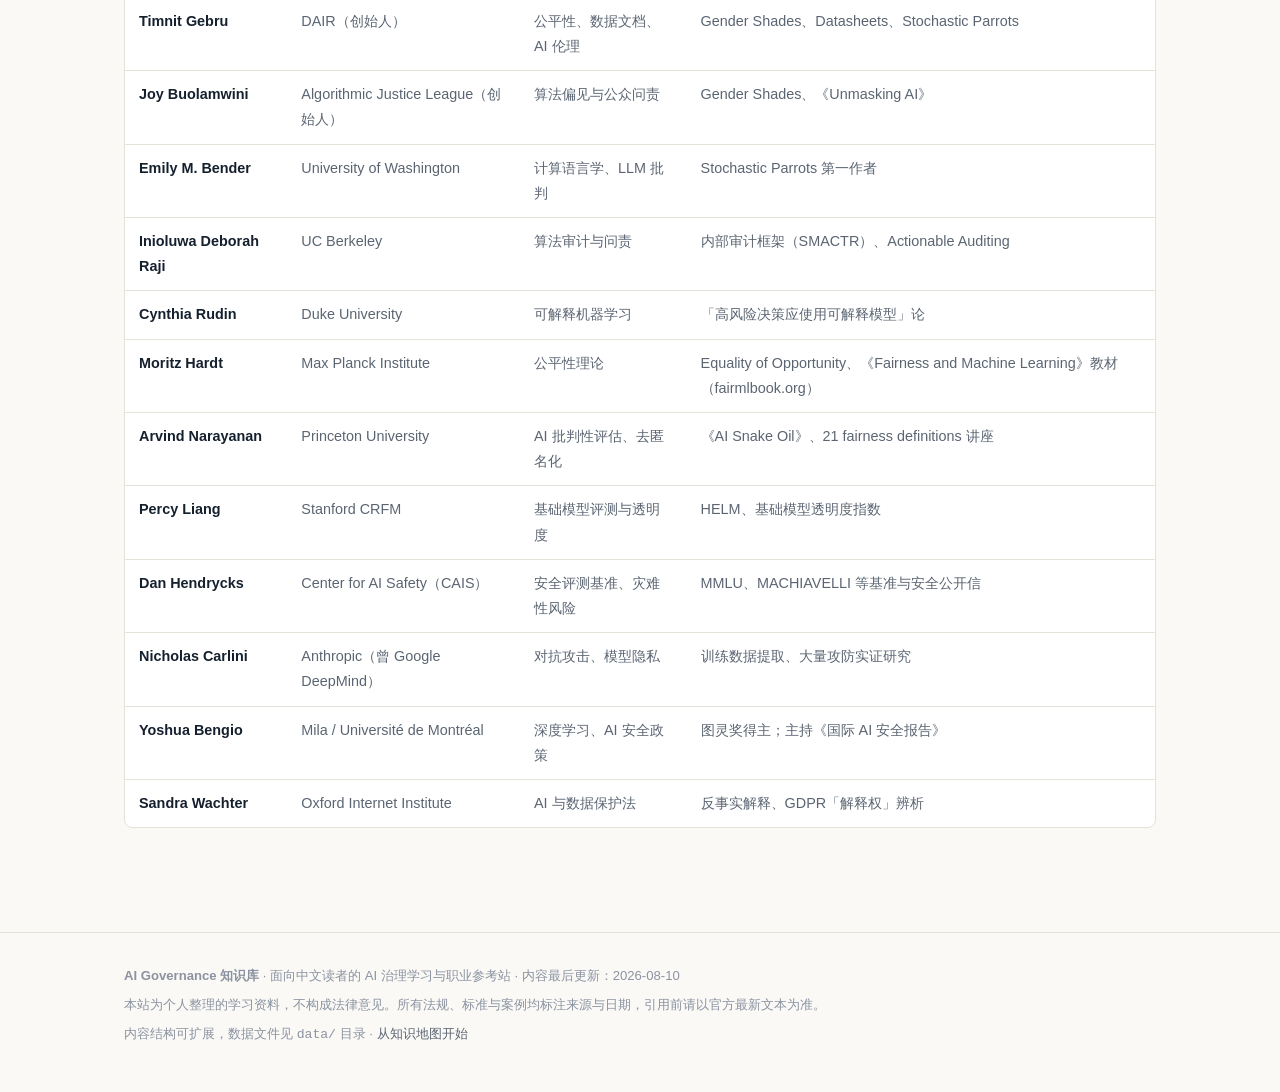
<file: research.html>
<!DOCTYPE html>
<html lang="zh-CN">
<head>
<meta charset="UTF-8">
<meta name="viewport" content="width=device-width, initial-scale=1.0">
<title>学术研究 — AI Governance 知识库</title>
<link rel="stylesheet" href="assets/style.css">
</head>
<body data-page="research">
<div id="site-header"></div>

<main>
  <section class="section">
    <div class="container">
      <div class="kicker">Academic Research</div>
      <h1>学术研究</h1>
      <p class="section-lead">企业治理实践中的每个机制——模型卡、公平性指标、红队、评测门禁——背后都有一篇或几篇奠基论文。这一页帮你把论文和实践连起来：<a href="#topics">主题地图</a> → <a href="#papers">论文库</a>（可筛选）→ <a href="#reading">阅读路径</a> → <a href="#r2p">研究到实践</a> → <a href="#orgs">机构、会议与学者索引</a>。</p>
      <div class="note"><p><b>引用说明：</b>所有条目均为真实文献，链接指向 arXiv、出版社或机构官方页面，标注首次发布日期。预印本（arXiv）未经同行评审，正式引用时请核对期刊/会议版本。摘要为本站编写的中文导读，理解偏差以原文为准。</p></div>
    </div>
  </section>

  <!-- 主题地图 -->
  <section class="section anchor-offset" id="topics">
    <div class="container">
      <h2>研究主题地图</h2>
      <p class="section-lead">十个研究方向。每个方向标出核心张力与它在企业实践中的落点，点击论文名跳转详情：</p>
      <div class="grid grid-2 mt-2" id="topic-cards"></div>
    </div>
  </section>

  <!-- 论文库 -->
  <section class="section anchor-offset" id="papers">
    <div class="container">
      <h2>论文库</h2>
      <p class="section-lead">每篇含：研究问题、核心观点、方法、主要发现、局限性、与企业实践的关系、适合人群与原始链接。</p>
      <div class="filter-bar"><span class="label">主题：</span><span id="f-topic" style="display:contents"></span></div>
      <div class="filter-bar" style="margin-top:-10px"><span class="label">年代：</span><span id="f-year" style="display:contents"></span></div>
      <div class="filter-bar" style="margin-top:-10px"><span class="label">机构：</span><span id="f-inst" style="display:contents"></span></div>
      <div class="filter-bar" style="margin-top:-10px"><span class="label">实践相关性：</span><span id="f-rel" style="display:contents"></span></div>
      <p class="small muted" id="paper-count"></p>
      <div id="paper-list"></div>
    </div>
  </section>

  <!-- 阅读路径 -->
  <section class="section anchor-offset" id="reading">
    <div class="container">
      <h2>必读清单：三级阅读路径</h2>
      <p class="section-lead">按知识门槛分级。标 ★ 的是每级优先阅读的核心篇目；点击标题跳到论文详情。</p>
      <div class="grid grid-3 mt-2" id="reading-paths"></div>
    </div>
  </section>

  <!-- 研究到实践 -->
  <section class="section anchor-offset" id="r2p">
    <div class="container">
      <h2>研究到实践：学术成果如何变成治理机制</h2>
      <p class="section-lead">从「论文」到「企业机制」再到「合规与审计证据」的转化链条——也是面试中展示知识纵深的最佳素材：</p>
      <div class="table-wrap mt-2" id="r2p-table"></div>
    </div>
  </section>

  <!-- 机构与会议索引 -->
  <section class="section anchor-offset" id="orgs">
    <div class="container">
      <h2>研究机构索引</h2>
      <div class="grid grid-2 mt-2" id="org-list"></div>

      <h2 class="mt-3">会议与发表渠道</h2>
      <div class="deflist mt-2" id="conf-list"></div>

      <h2 class="mt-3">代表性学者</h2>
      <p class="section-lead">按名字追论文是入门后最高效的文献策略。方向标注供检索用：</p>
      <div class="table-wrap mt-2" id="scholar-table"></div>
    </div>
  </section>
</main>

<div id="site-footer"></div>
<script src="assets/app.js"></script>
<script src="data/research.js"></script>
<script>
const paperById = Object.fromEntries(KB_PAPERS.map(p => [p.id, p]));
const relTone = { "高": "teal", "中": "gray" };
const levelTone = { "入门": "blue", "进阶": "teal", "研究级": "warn" };

/* ---------- 主题地图 ---------- */
document.getElementById("topic-cards").innerHTML = KB_RESEARCH_TOPICS.map(t => `
  <div class="card">
    <div class="card-en">${esc(t.en)}</div>
    <h3>${esc(t.name)}</h3>
    <p>${esc(t.desc)}</p>
    <p class="small" style="margin-top:8px"><b>核心张力：</b><span class="muted">${esc(t.keyQ)}</span></p>
    <p class="small" style="margin-top:4px"><b>实践落点：</b><span class="muted">${esc(t.practice)}</span></p>
    <p class="small" style="margin-top:8px">${t.papers.map(id => paperById[id] ? `<a href="#${id}" class="paper-jump">${esc(paperById[id].titleZh.split("（")[0].split("：")[0])}</a>` : "").filter(Boolean).join(" · ")}</p>
  </div>`).join("");

/* ---------- 论文库（四维筛选） ---------- */
const yearBuckets = [
  { value: "全部", label: "全部", test: () => true },
  { value: "le2016", label: "2016 及以前", test: y => y <= 2016 },
  { value: "17-19", label: "2017–2019", test: y => y >= 2017 && y <= 2019 },
  { value: "20-22", label: "2020–2022", test: y => y >= 2020 && y <= 2022 },
  { value: "23+", label: "2023 至今", test: y => y >= 2023 },
];
let fTopic = "全部", fYear = "全部", fInst = "全部", fRel = "全部";

function paperCard(p) {
  return `
  <div class="acc" id="${p.id}">
    <div class="acc-head">
      <div>
        <div class="t">${esc(p.titleZh)} ${badge(p.level, levelTone[p.level])} ${p.relevance === "高" ? badge("实践相关性高", "teal") : ""} ${p.mustRead ? '<span class="badge badge-blue">★ 必读</span>' : ""}</div>
        <div class="small muted">${esc(p.title)}</div>
        <div class="small muted">${esc(p.authors)} · ${esc(p.venue)} · ${esc(p.date)}</div>
      </div>
      <span class="chev">▶</span>
    </div>
    <div class="acc-body">
      <p class="small" style="margin-top:10px">${p.topics.map(t => `<span class="tag">${esc(t)}</span>`).join("")}<span class="tag">${esc(p.inst)}</span></p>
      <h4>研究问题</h4><p class="muted small">${esc(p.question)}</p>
      <h4>核心观点</h4><p class="muted small">${esc(p.idea)}</p>
      <h4>方法</h4><p class="muted small">${esc(p.method)}</p>
      <h4>主要发现</h4><p class="muted small">${esc(p.findings)}</p>
      <h4>局限性</h4><p class="muted small">${esc(p.limits)}</p>
      <h4>与企业实践的关系</h4><p class="muted small">${esc(p.practice)}</p>
      <h4>适合谁读</h4><p class="muted small">${esc(p.audience)}</p>
      ${sourceLine({ label: p.venue + "（原文链接）", url: p.url, date: p.date }, "原文")}
    </div>
  </div>`;
}

function renderPapers() {
  const yb = yearBuckets.find(b => b.value === fYear);
  const list = KB_PAPERS.filter(p =>
    (fTopic === "全部" || p.topics.includes(fTopic)) &&
    yb.test(p.year) &&
    (fInst === "全部" || p.inst === fInst) &&
    (fRel === "全部" || p.relevance === fRel)
  ).sort((a, b) => b.year - a.year || a.titleZh.localeCompare(b.titleZh, "zh"));
  document.getElementById("paper-list").innerHTML = list.length ? list.map(paperCard).join("") : `<p class="muted">该筛选条件下暂无论文。</p>`;
  document.getElementById("paper-count").textContent = `共 ${list.length} 篇（按年份倒序）`;
  makeAccordion(document.getElementById("paper-list"));
}

renderFilterChips(document.getElementById("f-topic"),
  ["全部", ...KB_RESEARCH_TOPICS.map(t => t.name)].map(v => ({ value: v, label: v })),
  v => { fTopic = v; renderPapers(); });
renderFilterChips(document.getElementById("f-year"),
  yearBuckets.map(b => ({ value: b.value, label: b.label })),
  v => { fYear = v; renderPapers(); });
renderFilterChips(document.getElementById("f-inst"),
  ["全部", ...new Set(KB_PAPERS.map(p => p.inst))].map(v => ({ value: v, label: v })),
  v => { fInst = v; renderPapers(); });
renderFilterChips(document.getElementById("f-rel"),
  ["全部", "高", "中"].map(v => ({ value: v, label: v === "全部" ? "全部" : `实践相关性${v}` })),
  v => { fRel = v; renderPapers(); });

/* ---------- 阅读路径 ---------- */
const levelDesc = {
  "入门": "不需要机器学习背景即可读懂，建立领域地图与共同语言。",
  "进阶": "需要基本技术素养；覆盖治理实践直接依赖的方法论文。",
  "研究级": "前沿工作，读原文需投入；适合评测/研究方向深耕者。",
};
document.getElementById("reading-paths").innerHTML = ["入门", "进阶", "研究级"].map(lv => {
  const papers = KB_PAPERS.filter(p => p.level === lv).sort((a, b) => (b.mustRead - a.mustRead) || a.year - b.year);
  return `
  <div class="card">
    <h3>${lv} ${badge(`${papers.length} 篇`, "gray")}</h3>
    <p class="small muted">${levelDesc[lv]}</p>
    <ul class="small" style="margin-top:10px">
      ${papers.map(p => `<li>${p.mustRead ? "★ " : ""}<a href="#${p.id}" class="paper-jump">${esc(p.titleZh.split("（")[0].split("：")[0])}</a> <span class="muted">(${p.year})</span></li>`).join("")}
    </ul>
  </div>`;
}).join("");

/* ---------- 研究到实践 ---------- */
document.getElementById("r2p-table").innerHTML = `
  <table>
    <thead><tr><th>学术源头</th><th>企业中的机制</th><th>合规与审计对应</th></tr></thead>
    <tbody>${KB_R2P.map(r => `
      <tr>
        <td>${esc(r.research)}<span class="en-sub">${r.refs.map(id => `<a href="#${id}" class="paper-jump">详情</a>`).join(" · ")}</span></td>
        <td>${esc(r.mechanism)}</td>
        <td>${esc(r.compliance)}</td>
      </tr>`).join("")}
    </tbody>
  </table>`;

/* ---------- 机构、会议、学者 ---------- */
document.getElementById("org-list").innerHTML = KB_ORGS.map(o => `
  <div class="card">
    <h3 style="font-size:1rem"><a href="${o.url}" target="_blank" rel="noopener">${esc(o.name)}</a></h3>
    <p><b>方向：</b>${esc(o.focus)}</p>
    <p class="small" style="margin-top:4px">${esc(o.note)}</p>
  </div>`).join("");

document.getElementById("conf-list").innerHTML = KB_CONFS.map(c => `
  <div class="def">
    <div class="term"><a href="${c.url}" target="_blank" rel="noopener">${esc(c.name)}</a></div>
    <div class="desc">${esc(c.note)}</div>
  </div>`).join("");

document.getElementById("scholar-table").innerHTML = `
  <table>
    <thead><tr><th>学者</th><th>机构</th><th>方向</th><th>代表工作</th></tr></thead>
    <tbody>${KB_SCHOLARS.map(s => `
      <tr><td>${esc(s.name)}</td><td>${esc(s.affil)}</td><td>${esc(s.field)}</td><td>${esc(s.known)}</td></tr>`).join("")}
    </tbody>
  </table>`;

/* ---------- 锚点跳转时自动展开论文卡片 ---------- */
function openTarget(id) {
  const t = document.getElementById(id);
  if (t && t.classList.contains("acc")) t.classList.add("open");
}
window.addEventListener("load", () => {
  const id = location.hash.slice(1);
  if (id) { openTarget(id); const t = document.getElementById(id); if (t) t.scrollIntoView({ behavior: "smooth", block: "start" }); }
});
document.addEventListener("click", e => {
  const a = e.target.closest("a.paper-jump");
  if (a) openTarget(a.getAttribute("href").slice(1));
});
</script>
</body>
</html>
</file>
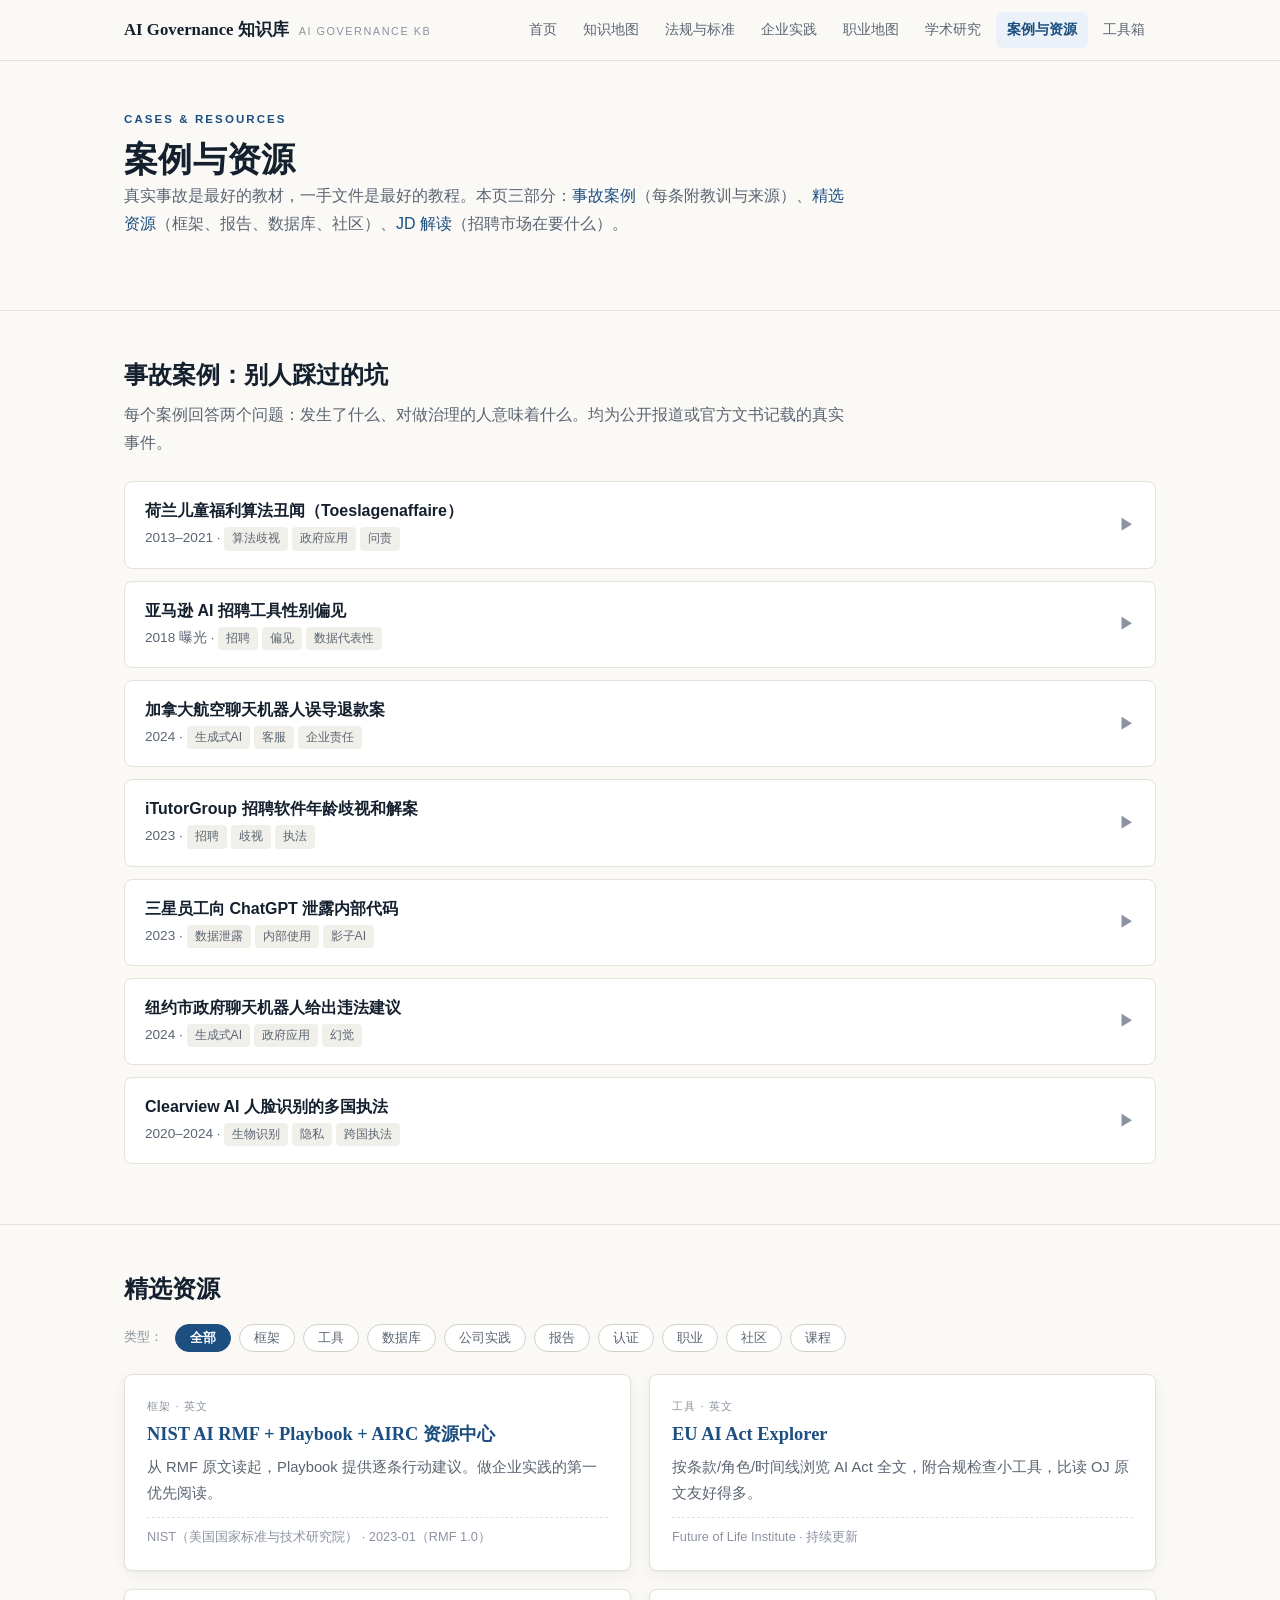
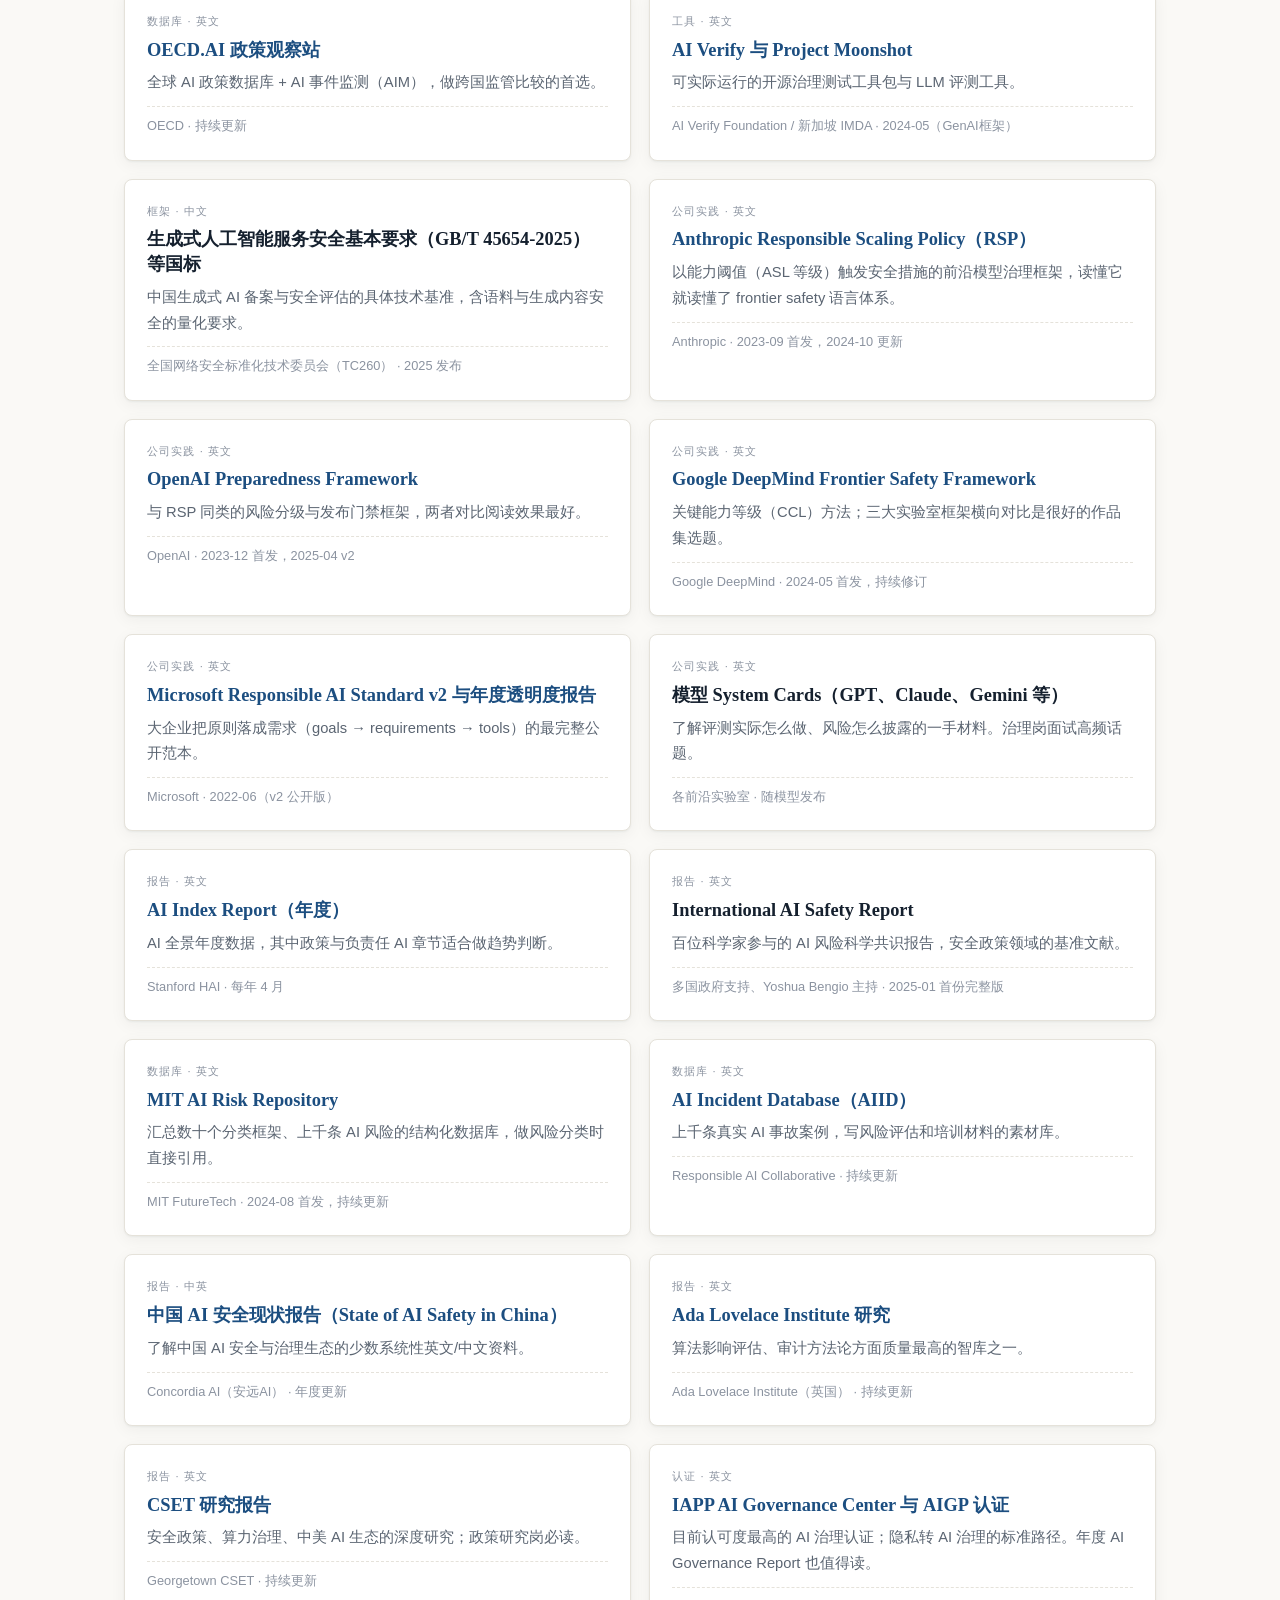
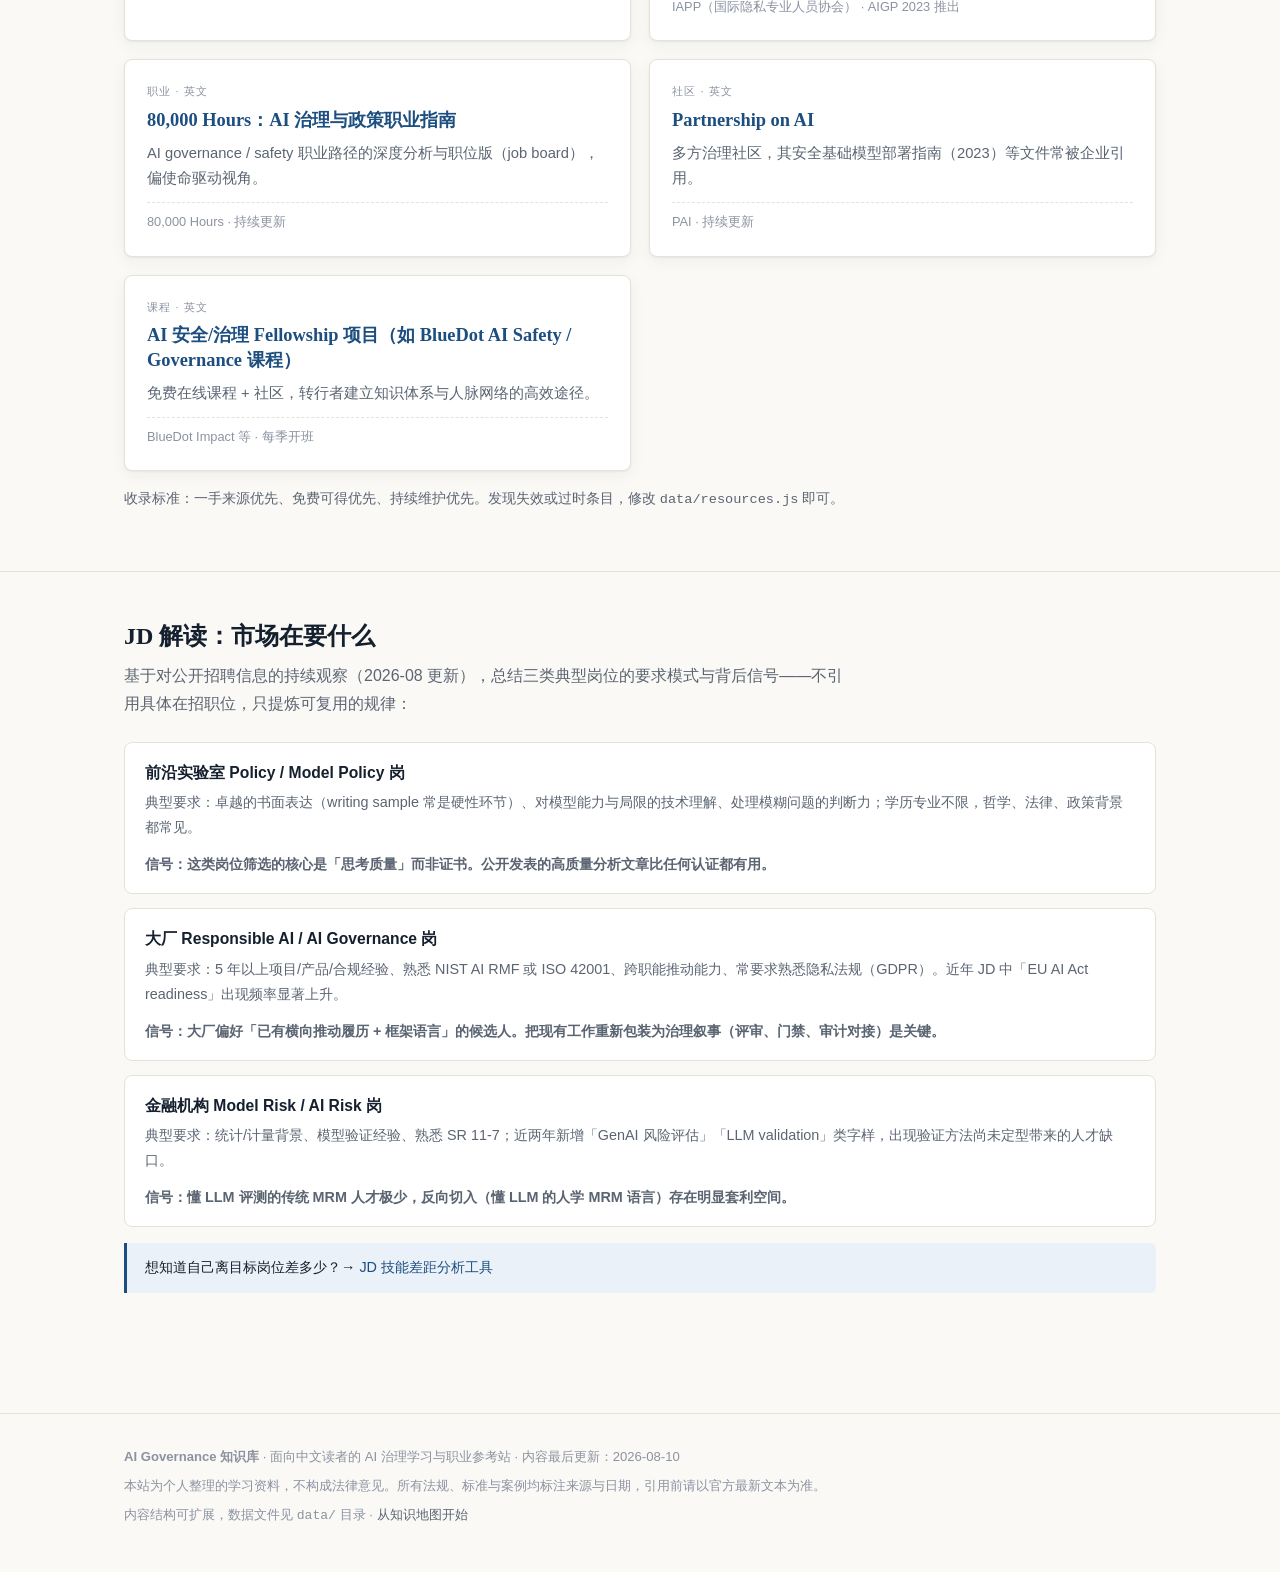
<file: resources.html>
<!DOCTYPE html>
<html lang="zh-CN">
<head>
<meta charset="UTF-8">
<meta name="viewport" content="width=device-width, initial-scale=1.0">
<title>案例与资源 — AI Governance 知识库</title>
<link rel="stylesheet" href="assets/style.css">
</head>
<body data-page="resources">
<div id="site-header"></div>

<main>
  <section class="section">
    <div class="container">
      <div class="kicker">Cases & Resources</div>
      <h1>案例与资源</h1>
      <p class="section-lead">真实事故是最好的教材，一手文件是最好的教程。本页三部分：<a href="#cases">事故案例</a>（每条附教训与来源）、<a href="#resources">精选资源</a>（框架、报告、数据库、社区）、<a href="#jd">JD 解读</a>（招聘市场在要什么）。</p>
    </div>
  </section>

  <!-- 案例 -->
  <section class="section" id="cases">
    <div class="container">
      <h2>事故案例：别人踩过的坑</h2>
      <p class="section-lead">每个案例回答两个问题：发生了什么、对做治理的人意味着什么。均为公开报道或官方文书记载的真实事件。</p>
      <div id="case-list"></div>
    </div>
  </section>

  <!-- 资源 -->
  <section class="section" id="resources">
    <div class="container">
      <h2>精选资源</h2>
      <div class="filter-bar">
        <span class="label">类型：</span>
        <span id="filter-type" style="display:contents"></span>
      </div>
      <div class="grid grid-2" id="resource-list"></div>
      <p class="small muted mt-2">收录标准：一手来源优先、免费可得优先、持续维护优先。发现失效或过时条目，修改 <code>data/resources.js</code> 即可。</p>
    </div>
  </section>

  <!-- JD 解读 -->
  <section class="section" id="jd">
    <div class="container">
      <h2>JD 解读：市场在要什么</h2>
      <p class="section-lead">基于对公开招聘信息的持续观察（2026-08 更新），总结三类典型岗位的要求模式与背后信号——不引用具体在招职位，只提炼可复用的规律：</p>
      <div id="jd-list" class="deflist mt-2"></div>
      <div class="note mt-2"><p>想知道自己离目标岗位差多少？→ <a href="toolkit.html#gap">JD 技能差距分析工具</a></p></div>
    </div>
  </section>
</main>

<div id="site-footer"></div>
<script src="assets/app.js"></script>
<script src="data/resources.js"></script>
<script>
// 案例
document.getElementById("case-list").innerHTML = KB_CASES.map(c => `
  <div class="acc" id="${c.id}">
    <div class="acc-head">
      <div>
        <div class="t">${esc(c.title)}</div>
        <div class="small muted">${esc(c.year)} · ${c.tags.map(t => `<span class="tag">${esc(t)}</span>`).join("")}</div>
      </div>
      <span class="chev">▶</span>
    </div>
    <div class="acc-body">
      <h4>发生了什么</h4>
      <p class="muted">${esc(c.what)}</p>
      <h4>对治理的启示</h4>
      <p class="muted">${esc(c.lesson)}</p>
      ${sourceLine(c.source)}
    </div>
  </div>`).join("");
makeAccordion(document.getElementById("case-list"));

// 资源（按类型筛选）
let currentType = "全部";
function renderResources() {
  const list = KB_RESOURCES.filter(r => currentType === "全部" || r.type === currentType);
  document.getElementById("resource-list").innerHTML = list.map(r => `
    <div class="card">
      <div class="card-en">${esc(r.type)} · ${esc(r.lang)}</div>
      <h3>${r.url ? `<a href="${r.url}" target="_blank" rel="noopener">${esc(r.title)}</a>` : esc(r.title)}</h3>
      <p>${esc(r.note)}</p>
      <div class="source-line">${esc(r.org)} · ${esc(r.date)}</div>
    </div>`).join("");
}
const types = ["全部", ...new Set(KB_RESOURCES.map(r => r.type))];
renderFilterChips(document.getElementById("filter-type"), types.map(v => ({ value: v, label: v })), v => { currentType = v; renderResources(); });

// JD 解读
document.getElementById("jd-list").innerHTML = KB_JD_PATTERNS.map(j => `
  <div class="def">
    <div class="term">${esc(j.role)}</div>
    <div class="desc"><p>${esc(j.pattern)}</p><p style="margin-bottom:0"><b>${esc(j.signal)}</b></p></div>
  </div>`).join("");
</script>
</body>
</html>
</file>
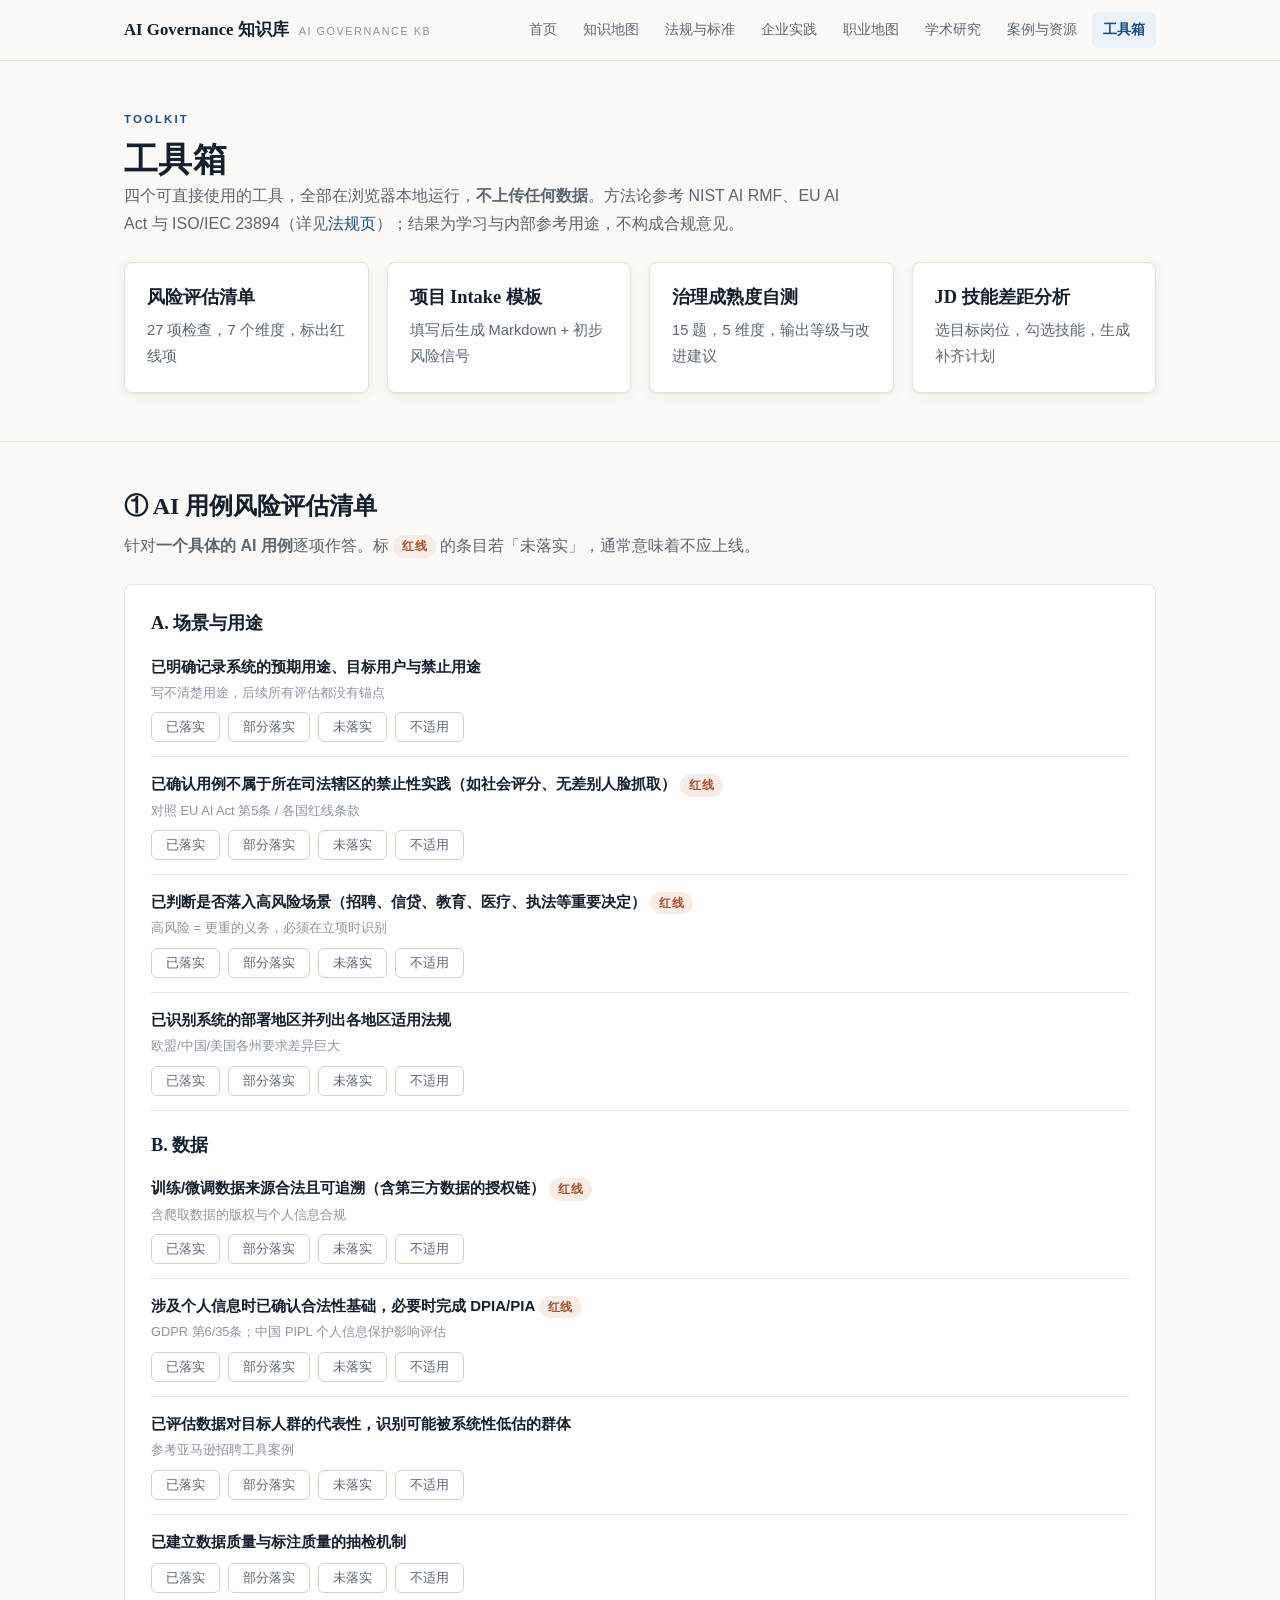
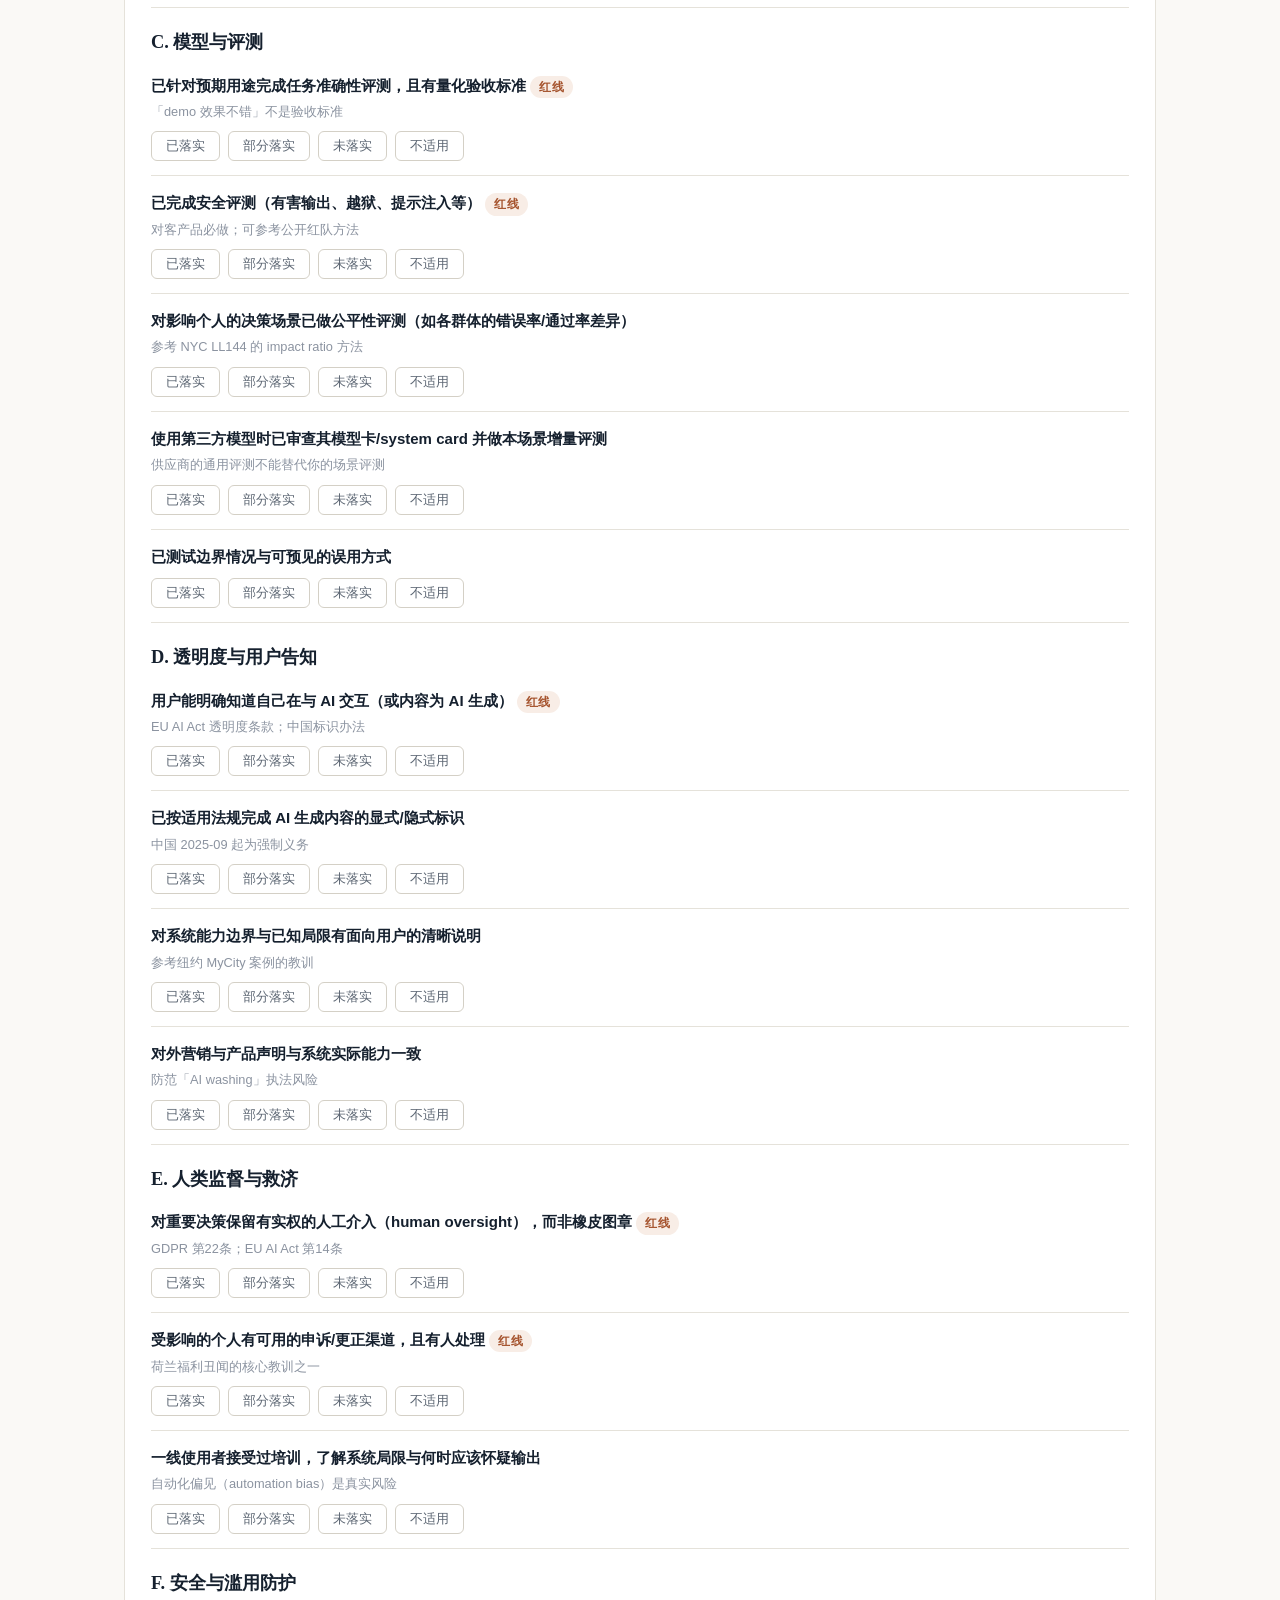
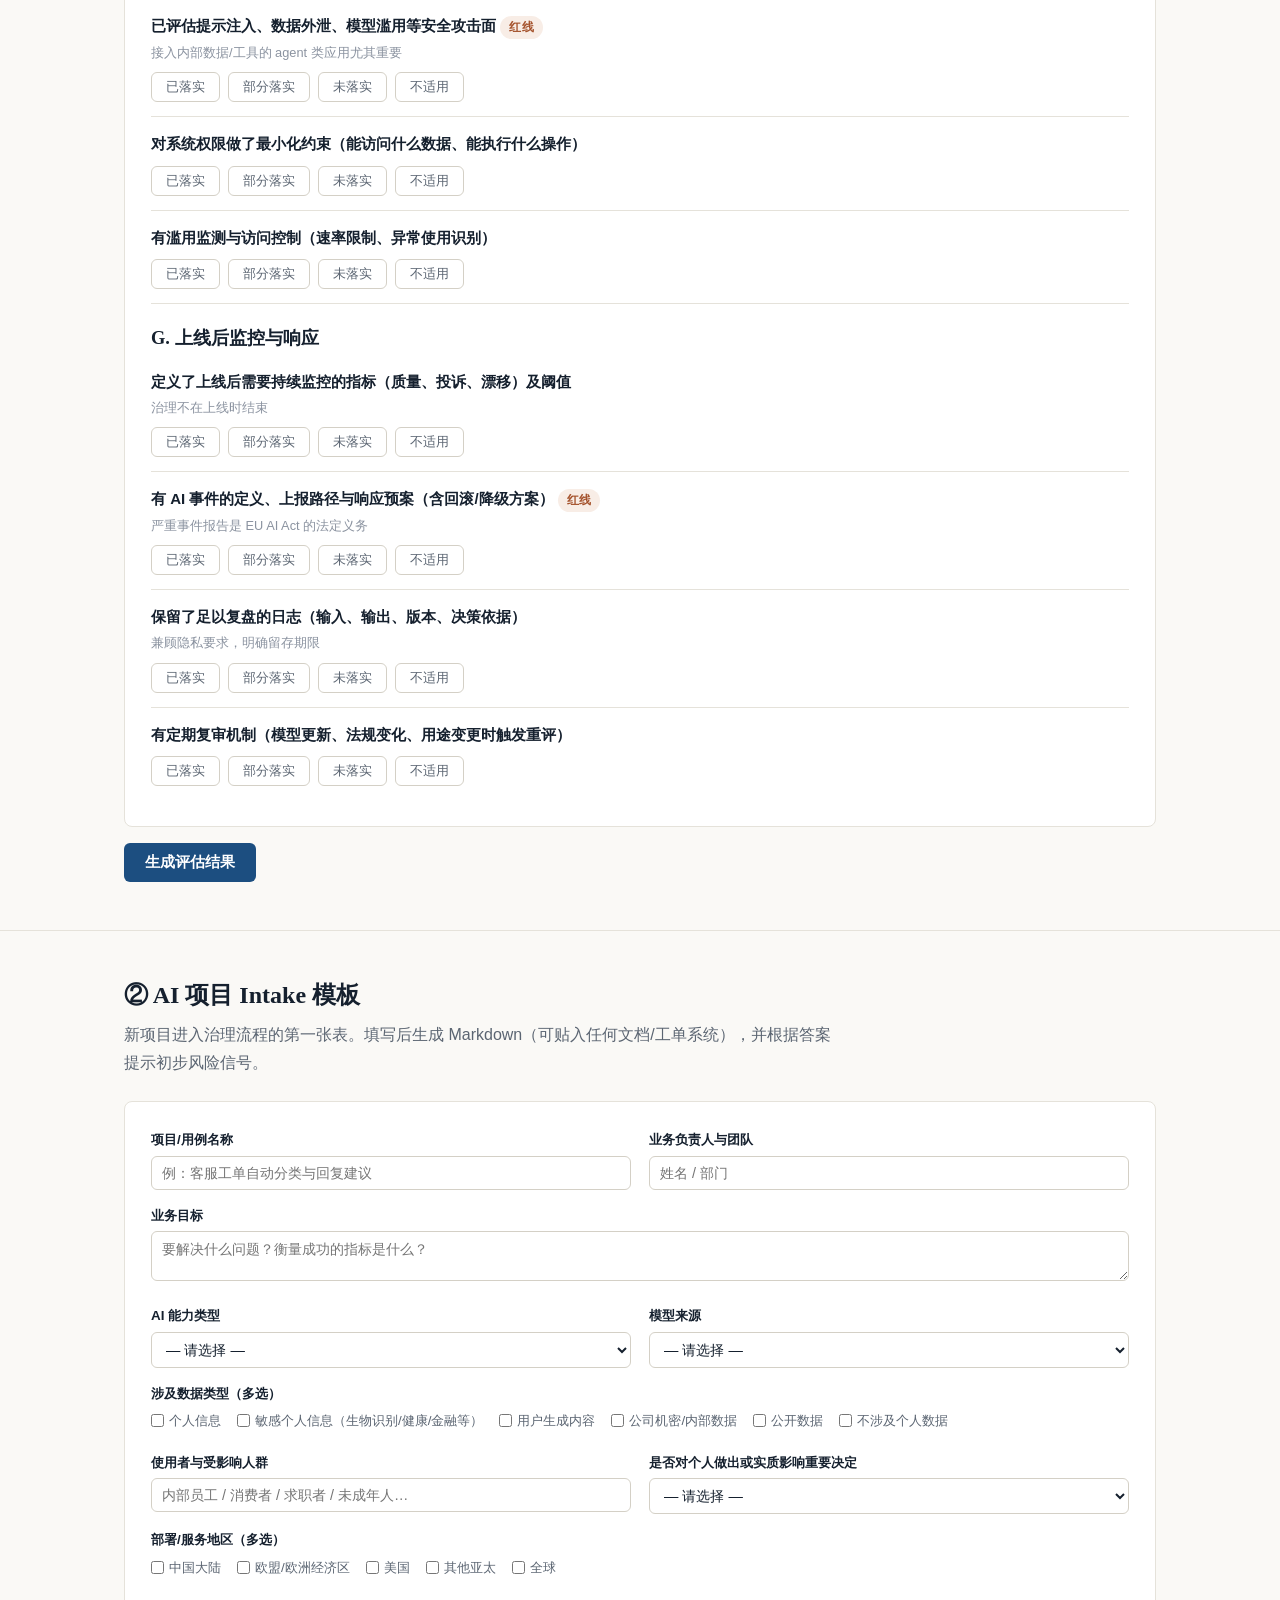
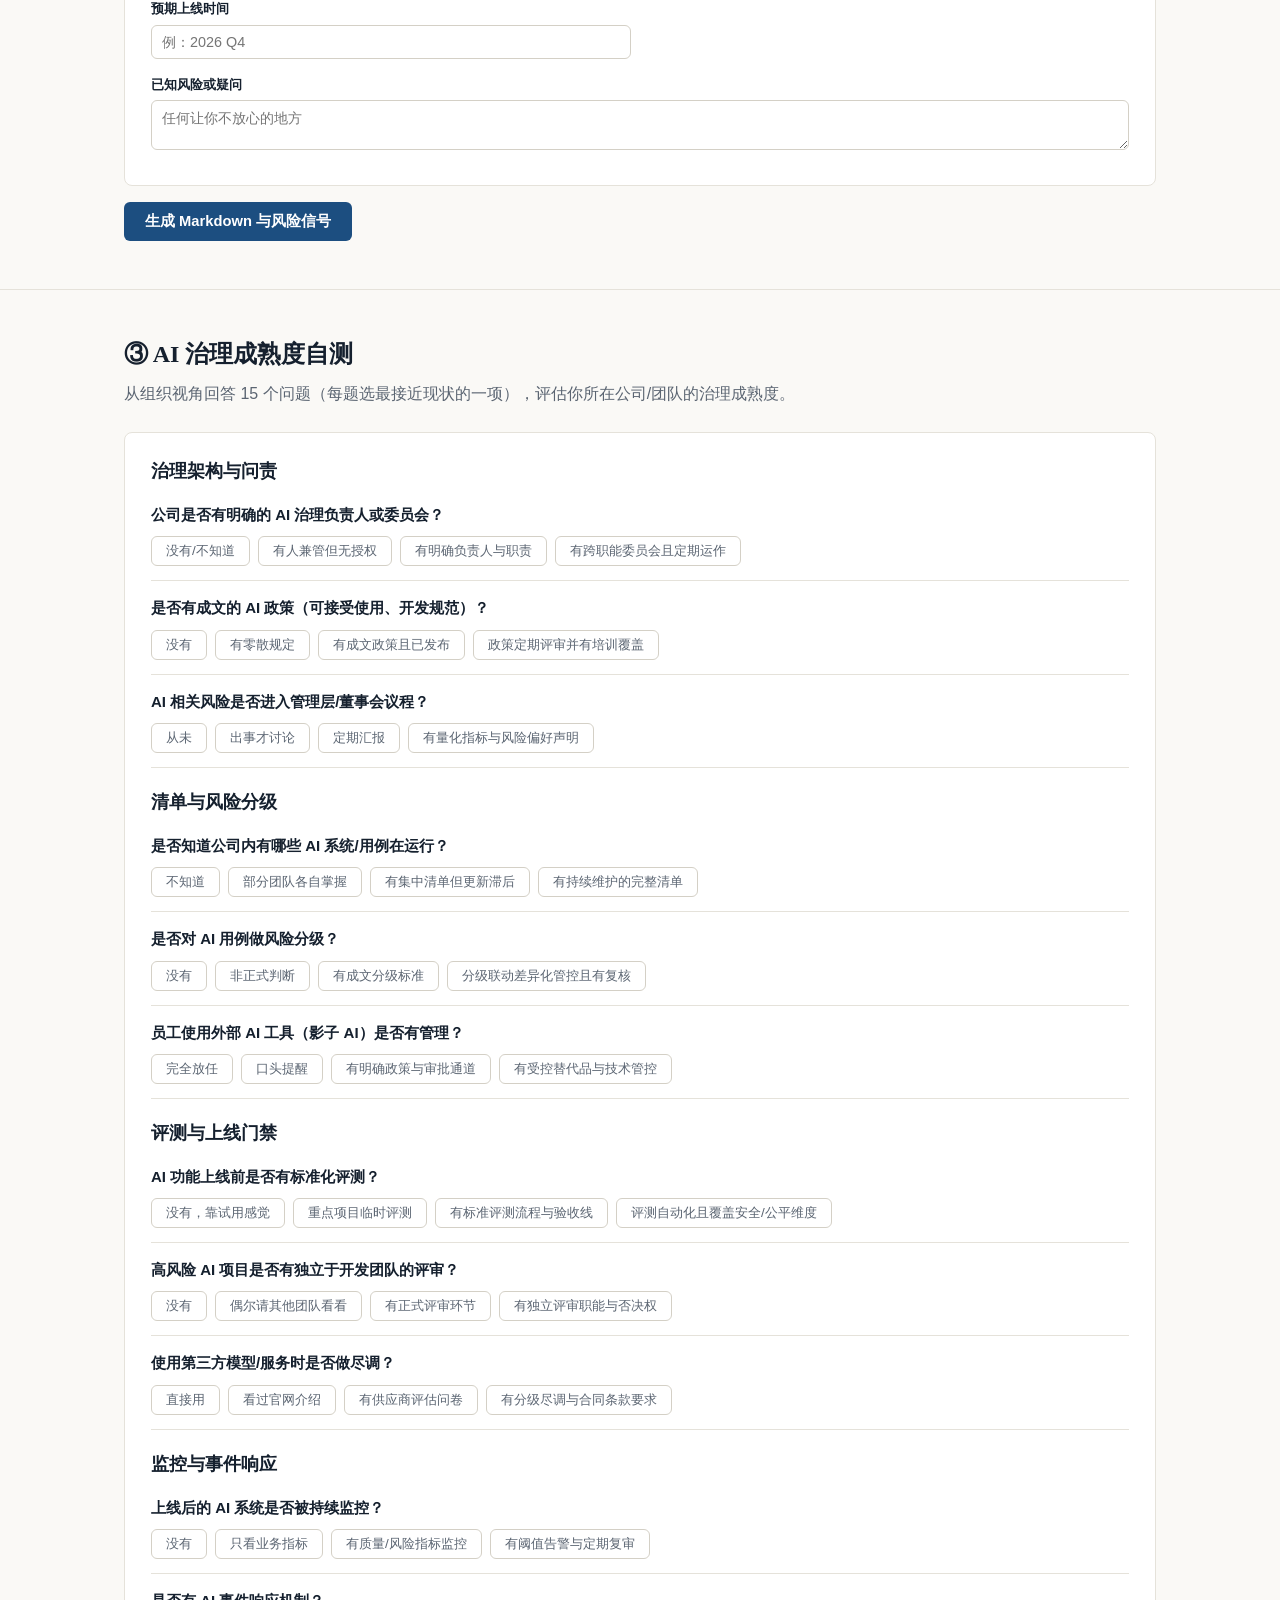
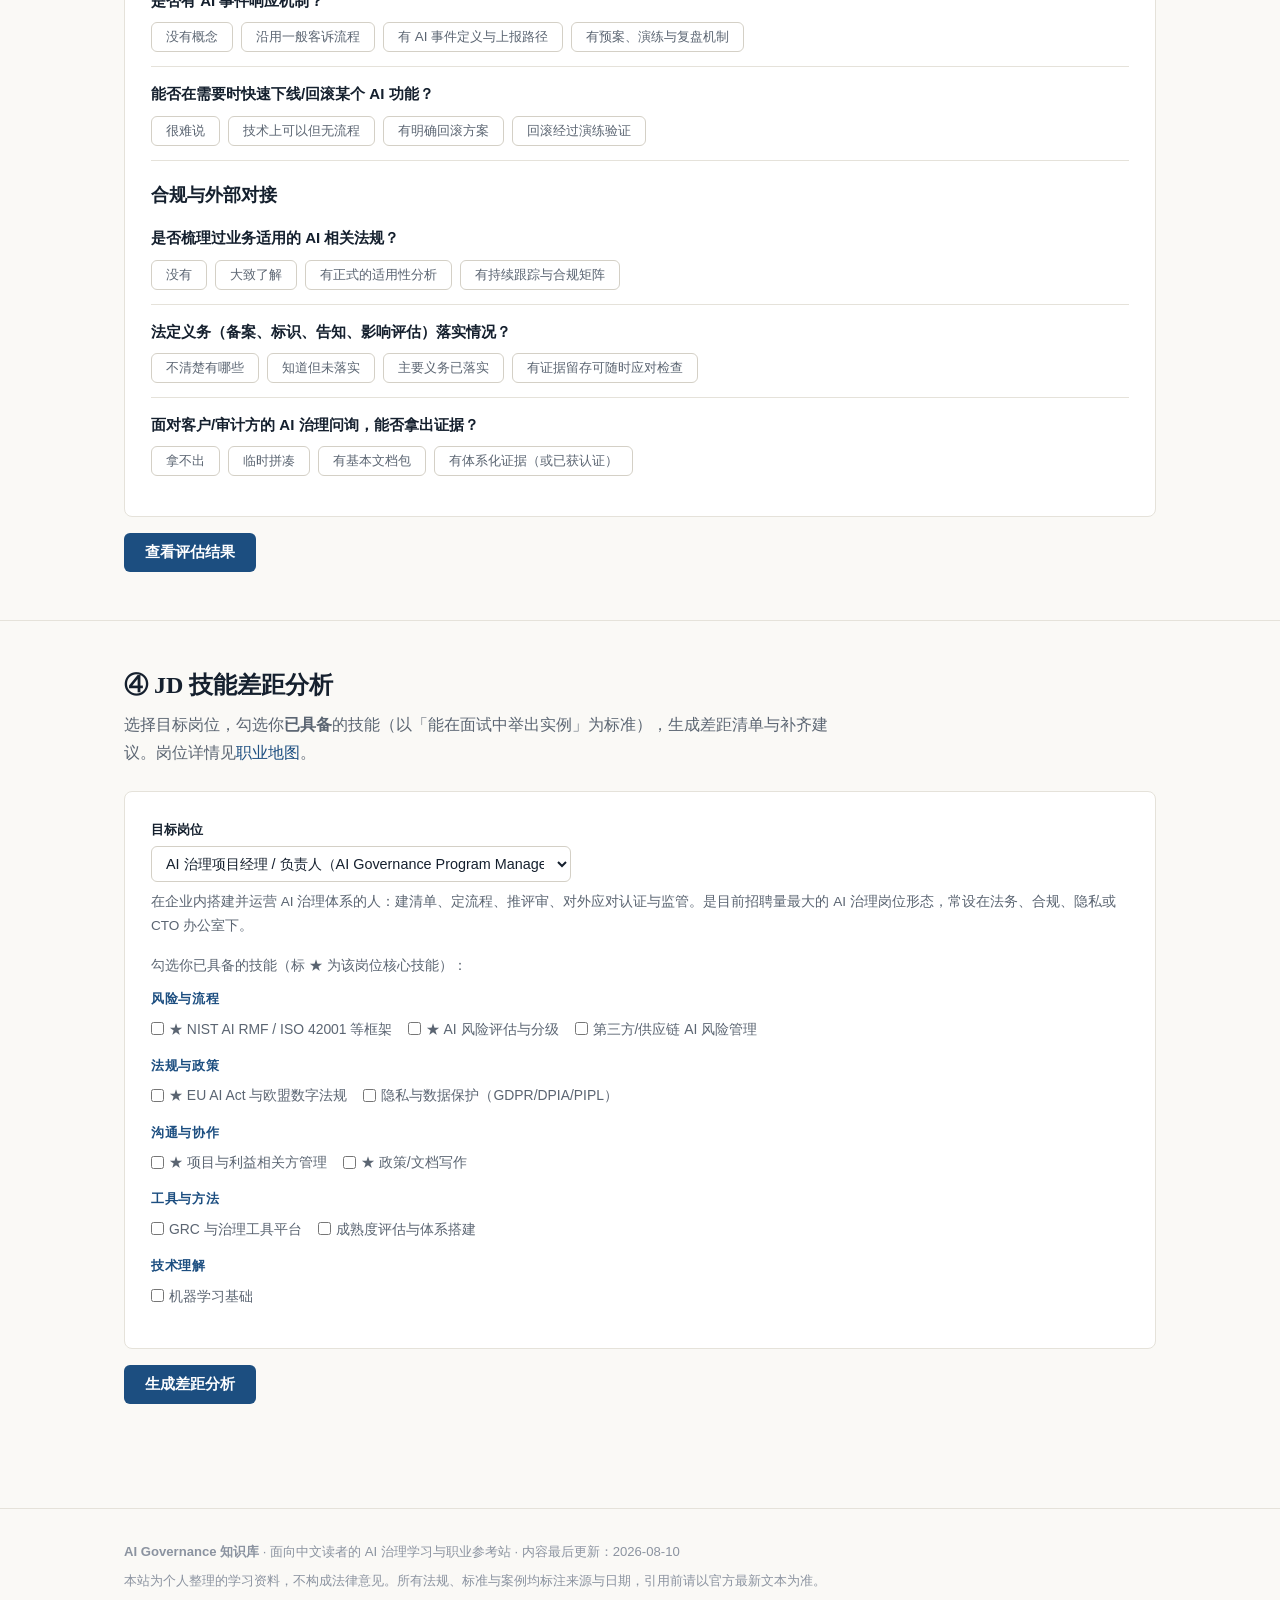
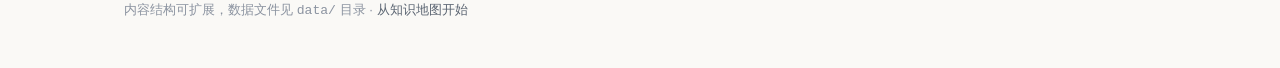
<file: toolkit.html>
<!DOCTYPE html>
<html lang="zh-CN">
<head>
<meta charset="UTF-8">
<meta name="viewport" content="width=device-width, initial-scale=1.0">
<title>工具箱 — AI Governance 知识库</title>
<link rel="stylesheet" href="assets/style.css">
</head>
<body data-page="toolkit">
<div id="site-header"></div>

<main>
  <section class="section">
    <div class="container">
      <div class="kicker">Toolkit</div>
      <h1>工具箱</h1>
      <p class="section-lead">四个可直接使用的工具，全部在浏览器本地运行，<strong>不上传任何数据</strong>。方法论参考 NIST AI RMF、EU AI Act 与 ISO/IEC 23894（详见<a href="regulations.html">法规页</a>）；结果为学习与内部参考用途，不构成合规意见。</p>
      <div class="grid grid-4 mt-2">
        <a class="card-link" href="#checklist"><div class="card"><h3>风险评估清单</h3><p>27 项检查，7 个维度，标出红线项</p></div></a>
        <a class="card-link" href="#intake"><div class="card"><h3>项目 Intake 模板</h3><p>填写后生成 Markdown + 初步风险信号</p></div></a>
        <a class="card-link" href="#maturity"><div class="card"><h3>治理成熟度自测</h3><p>15 题，5 维度，输出等级与改进建议</p></div></a>
        <a class="card-link" href="#gap"><div class="card"><h3>JD 技能差距分析</h3><p>选目标岗位，勾选技能，生成补齐计划</p></div></a>
      </div>
    </div>
  </section>

  <!-- 工具1：风险评估清单 -->
  <section class="section anchor-offset" id="checklist">
    <div class="container">
      <h2>① AI 用例风险评估清单</h2>
      <p class="section-lead">针对<strong>一个具体的 AI 用例</strong>逐项作答。标 <span class="badge badge-warn">红线</span> 的条目若「未落实」，通常意味着不应上线。</p>
      <div class="tool-panel" id="checklist-form"></div>
      <div style="margin-top:16px"><button class="btn btn-primary" id="checklist-submit">生成评估结果</button></div>
      <div class="result-box" id="checklist-result"></div>
    </div>
  </section>

  <!-- 工具2：Intake 模板 -->
  <section class="section anchor-offset" id="intake">
    <div class="container">
      <h2>② AI 项目 Intake 模板</h2>
      <p class="section-lead">新项目进入治理流程的第一张表。填写后生成 Markdown（可贴入任何文档/工单系统），并根据答案提示初步风险信号。</p>
      <div class="tool-panel"><div class="form-grid" id="intake-form"></div></div>
      <div style="margin-top:16px"><button class="btn btn-primary" id="intake-submit">生成 Markdown 与风险信号</button></div>
      <div class="result-box" id="intake-result"></div>
    </div>
  </section>

  <!-- 工具3：成熟度自测 -->
  <section class="section anchor-offset" id="maturity">
    <div class="container">
      <h2>③ AI 治理成熟度自测</h2>
      <p class="section-lead">从组织视角回答 15 个问题（每题选最接近现状的一项），评估你所在公司/团队的治理成熟度。</p>
      <div class="tool-panel" id="maturity-form"></div>
      <div style="margin-top:16px"><button class="btn btn-primary" id="maturity-submit">查看评估结果</button></div>
      <div class="result-box" id="maturity-result"></div>
    </div>
  </section>

  <!-- 工具4：JD 差距分析 -->
  <section class="section anchor-offset" id="gap">
    <div class="container">
      <h2>④ JD 技能差距分析</h2>
      <p class="section-lead">选择目标岗位，勾选你<strong>已具备</strong>的技能（以「能在面试中举出实例」为标准），生成差距清单与补齐建议。岗位详情见<a href="careers.html">职业地图</a>。</p>
      <div class="tool-panel">
        <div class="f-field" style="max-width:420px">
          <label for="gap-role">目标岗位</label>
          <select id="gap-role"></select>
        </div>
        <p class="small muted mt-1" id="gap-role-summary"></p>
        <div id="gap-skills" class="mt-2"></div>
      </div>
      <div style="margin-top:16px"><button class="btn btn-primary" id="gap-submit">生成差距分析</button></div>
      <div class="result-box" id="gap-result"></div>
    </div>
  </section>
</main>

<div id="site-footer"></div>
<script src="assets/app.js"></script>
<script src="data/toolkit-data.js"></script>
<script src="data/careers.js"></script>
<script>
/* ---------- 通用：选项按钮组 ---------- */
function optRow(name, opts, values) {
  return `<div class="opt-row" data-name="${name}">` +
    opts.map((o, i) => `<button type="button" class="opt" data-v="${values ? values[i] : i}">${esc(o)}</button>`).join("") +
    `</div>`;
}
function bindOptRows(container, answers) {
  container.querySelectorAll(".opt-row").forEach(row => {
    row.querySelectorAll(".opt").forEach(btn => {
      btn.addEventListener("click", () => {
        row.querySelectorAll(".opt").forEach(b => b.classList.remove("sel"));
        btn.classList.add("sel");
        answers[row.dataset.name] = btn.dataset.v;
      });
    });
  });
}
function barClass(pct) { return pct < 40 ? "low" : pct < 75 ? "mid" : "high"; }

/* ========== 工具1：风险评估清单 ========== */
const clAnswers = {};
document.getElementById("checklist-form").innerHTML = KB_CHECKLIST.map((g, gi) => `
  <h3 style="margin-top:${gi ? "22px" : "0"}">${esc(g.group)}</h3>
  ${g.items.map((it, ii) => `
    <div class="q-item">
      <div class="q-text">${esc(it.text)} ${it.critical ? '<span class="badge badge-warn">红线</span>' : ""}
        ${it.hint ? `<span class="q-hint">${esc(it.hint)}</span>` : ""}
      </div>
      ${optRow(`cl-${gi}-${ii}`, ["已落实", "部分落实", "未落实", "不适用"], ["2", "1", "0", "na"])}
    </div>`).join("")}
`).join("");
bindOptRows(document.getElementById("checklist-form"), clAnswers);

document.getElementById("checklist-submit").addEventListener("click", () => {
  let bars = "", redFlags = [], unanswered = 0;
  KB_CHECKLIST.forEach((g, gi) => {
    let got = 0, max = 0;
    g.items.forEach((it, ii) => {
      const v = clAnswers[`cl-${gi}-${ii}`];
      if (v === undefined) { unanswered++; return; }
      if (v === "na") return;
      got += Number(v); max += 2;
      if (it.critical && v === "0") redFlags.push(`${g.group.slice(0, 1)}：${it.text}`);
    });
    const pct = max ? Math.round(got / max * 100) : 100;
    bars += `<div class="bar-row"><div class="bl">${esc(g.group)}</div><div class="bar-track"><div class="bar-fill ${barClass(pct)}" style="width:${pct}%"></div></div><div class="bv">${max ? pct + "%" : "N/A"}</div></div>`;
  });
  const box = document.getElementById("checklist-result");
  box.className = "result-box show";
  box.innerHTML = `
    <h4>评估结果</h4>
    ${bars}
    ${redFlags.length ? `<div class="note warn mt-2"><p><b>⚠ ${redFlags.length} 个红线项未落实（建议阻断上线，优先解决）：</b></p><ul>${redFlags.map(f => `<li>${esc(f)}</li>`).join("")}</ul></div>` : `<div class="note teal mt-2"><p><b>✓ 所有已作答的红线项均已落实或部分落实。</b>请继续补齐得分较低的维度。</p></div>`}
    ${unanswered ? `<p class="small muted mt-1">有 ${unanswered} 项未作答，未计入得分。</p>` : ""}
    <p class="small muted mt-1">建议把本结果连同证据（评测报告、评估文档）归档到项目记录中。</p>`;
  box.scrollIntoView({ behavior: "smooth", block: "nearest" });
});

/* ========== 工具2：Intake 模板 ========== */
document.getElementById("intake-form").innerHTML = KB_INTAKE_FIELDS.map(f => {
  const wide = f.type === "textarea" || f.type === "checks";
  let control = "";
  if (f.type === "text") control = `<input type="text" id="in-${f.id}" placeholder="${esc(f.ph || "")}">`;
  if (f.type === "textarea") control = `<textarea id="in-${f.id}" rows="2" placeholder="${esc(f.ph || "")}"></textarea>`;
  if (f.type === "select") control = `<select id="in-${f.id}"><option value="">— 请选择 —</option>${f.opts.map(o => `<option>${esc(o)}</option>`).join("")}</select>`;
  if (f.type === "checks") control = `<div class="check-row" id="in-${f.id}">${f.opts.map(o => `<label><input type="checkbox" value="${esc(o)}">${esc(o)}</label>`).join("")}</div>`;
  return `<div class="f-field ${wide ? "span2" : ""}"><label for="in-${f.id}">${esc(f.label)}</label>${control}</div>`;
}).join("");

document.getElementById("intake-submit").addEventListener("click", () => {
  const val = {};
  KB_INTAKE_FIELDS.forEach(f => {
    if (f.type === "checks") {
      val[f.id] = [...document.querySelectorAll(`#in-${f.id} input:checked`)].map(c => c.value);
    } else {
      val[f.id] = document.getElementById(`in-${f.id}`).value.trim();
    }
  });

  // 初步风险信号
  const signals = [];
  if (val.regions.includes("欧盟/欧洲经济区")) signals.push("部署到欧盟：需做 EU AI Act 适用性分析（是否高风险/透明度义务），确认提供者/部署者角色。");
  if (val.regions.includes("中国大陆")) signals.push("部署到中国大陆：确认是否面向公众提供生成式服务（备案义务）；2025-09 起 AI 生成内容须落实显式+隐式标识。");
  if (val.decision && val.decision.startsWith("是")) signals.push("影响个人重要决定：大概率属高风险用例——需要公平性评测、人工监督与申诉渠道；完全自动化决定还涉及 GDPR 第22条限制。");
  if (val.decision === "不确定") signals.push("「是否影响个人重要决定」不确定：这是分级的关键问题，请在评审前与法务/治理团队确认。");
  if (val.dataTypes.includes("敏感个人信息（生物识别/健康/金融等）")) signals.push("涉及敏感个人信息：需要 DPIA/个人信息保护影响评估，确认单独同意等合法性基础。");
  if (val.dataTypes.includes("个人信息") && !val.dataTypes.includes("敏感个人信息（生物识别/健康/金融等）")) signals.push("涉及个人信息：确认合法性基础与告知；训练/微调用途需单独评估。");
  if (val.dataTypes.includes("公司机密/内部数据")) signals.push("涉及内部机密数据：审查模型服务商的数据使用条款（是否用于训练）、访问控制与日志。");
  if (val.capability === "Agent（可调用工具执行操作）") signals.push("Agent 类应用：重点评估工具权限最小化、提示注入攻击面与操作审计日志。");
  if (val.capability === "预测/评分（影响个人决定）") signals.push("评分类模型：准备分组公平性评测（参考 impact ratio 方法）。");
  if (val.modelSource === "第三方 API（OpenAI/Anthropic 等）") signals.push("第三方模型：收集供应商 system card 与合规文档，做本场景增量评测；明确双方责任划分。");
  if (!signals.length) signals.push("未触发明显风险信号。仍建议完成基础清单登记与轻量评估。");

  const md = [
    `# AI 项目 Intake：${val.name || "（未命名）"}`,
    ``,
    `| 字段 | 内容 |`,
    `| --- | --- |`,
    ...KB_INTAKE_FIELDS.map(f => `| ${f.label} | ${Array.isArray(val[f.id]) ? val[f.id].join("、") || "—" : val[f.id] || "—"} |`),
    ``,
    `## 初步风险信号（自动生成，需人工确认）`,
    ...signals.map(s => `- ${s}`),
    ``,
    `> 由 AI Governance 知识库 intake 工具生成 · 仅供内部评估参考`,
  ].join("\n");

  const box = document.getElementById("intake-result");
  box.className = "result-box show";
  box.innerHTML = `
    <h4>初步风险信号</h4>
    <ul>${signals.map(s => `<li>${esc(s)}</li>`).join("")}</ul>
    <h4 class="mt-2">Markdown（复制到你的文档/工单系统）</h4>
    <pre class="md-out" id="intake-md">${esc(md)}</pre>
    <button class="btn btn-ghost btn-small" id="intake-copy">复制 Markdown</button>`;
  document.getElementById("intake-copy").addEventListener("click", async (e) => {
    try {
      await navigator.clipboard.writeText(md);
      e.target.textContent = "✓ 已复制";
    } catch {
      const range = document.createRange();
      range.selectNodeContents(document.getElementById("intake-md"));
      const sel = getSelection(); sel.removeAllRanges(); sel.addRange(range);
      e.target.textContent = "已全选，请按 Ctrl/Cmd+C 复制";
    }
  });
  box.scrollIntoView({ behavior: "smooth", block: "nearest" });
});

/* ========== 工具3：成熟度自测 ========== */
const mtAnswers = {};
document.getElementById("maturity-form").innerHTML = KB_MATURITY.dimensions.map((d, di) => `
  <h3 style="margin-top:${di ? "22px" : "0"}">${esc(d.name)}</h3>
  ${d.questions.map((q, qi) => `
    <div class="q-item">
      <div class="q-text">${esc(q.q)}</div>
      ${optRow(`mt-${di}-${qi}`, q.opts)}
    </div>`).join("")}
`).join("");
bindOptRows(document.getElementById("maturity-form"), mtAnswers);

document.getElementById("maturity-submit").addEventListener("click", () => {
  const dims = KB_MATURITY.dimensions;
  let answered = 0, totalSum = 0, totalCnt = 0, bars = "", weakest = null;
  dims.forEach((d, di) => {
    let sum = 0, cnt = 0;
    d.questions.forEach((q, qi) => {
      const v = mtAnswers[`mt-${di}-${qi}`];
      if (v !== undefined) { sum += Number(v); cnt++; answered++; }
    });
    const avg = cnt ? sum / cnt : 0;
    const pct = Math.round(avg / 3 * 100);
    totalSum += sum; totalCnt += cnt;
    if (cnt && (!weakest || avg < weakest.avg)) weakest = { name: d.name, avg };
    bars += `<div class="bar-row"><div class="bl">${esc(d.name)}</div><div class="bar-track"><div class="bar-fill ${barClass(pct)}" style="width:${pct}%"></div></div><div class="bv">${cnt ? pct + "%" : "—"}</div></div>`;
  });
  const box = document.getElementById("maturity-result");
  box.className = "result-box show";
  if (!answered) {
    box.innerHTML = `<p>请至少回答一部分问题再生成结果。</p>`;
    return;
  }
  const avg = totalSum / totalCnt;
  const lv = avg < 0.6 ? 0 : avg < 1.2 ? 1 : avg < 1.9 ? 2 : avg < 2.5 ? 3 : 4;
  const L = KB_MATURITY.levels[lv];
  box.innerHTML = `
    <h4>成熟度评估：Level ${L.level} · ${esc(L.name)}</h4>
    <p class="muted small">${esc(L.desc)}</p>
    <div class="mt-2">${bars}</div>
    ${weakest ? `<p class="small mt-1"><b>最薄弱维度：</b>${esc(weakest.name)}</p>` : ""}
    <div class="note mt-2"><p><b>下一步建议：</b>${esc(L.next)}</p></div>
    ${answered < 15 ? `<p class="small muted">你回答了 ${answered}/15 题，结果按已答题计算。</p>` : ""}
    <p class="small muted">评估维度设计参考 NIST AI RMF「Govern」职能与 ISO/IEC 42001 管理体系要求；结果仅供内部参考。</p>`;
  box.scrollIntoView({ behavior: "smooth", block: "nearest" });
});

/* ========== 工具4：JD 差距分析 ========== */
const skillById2 = Object.fromEntries(KB_SKILLS.map(s => [s.id, s]));
const catById = Object.fromEntries(KB_SKILL_CATEGORIES.map(c => [c.id, c.name]));
const roleSel = document.getElementById("gap-role");
roleSel.innerHTML = KB_ROLES.map(r => `<option value="${r.id}">${esc(r.title)}（${esc(r.titleEn)}）</option>`).join("");

function renderGapSkills() {
  const role = KB_ROLES.find(r => r.id === roleSel.value);
  document.getElementById("gap-role-summary").textContent = role.summary;
  const relevant = [...role.skills.core, ...role.skills.plus];
  const byCat = {};
  relevant.forEach(id => {
    const s = skillById2[id];
    if (!s) return;
    (byCat[s.cat] = byCat[s.cat] || []).push(s);
  });
  document.getElementById("gap-skills").innerHTML =
    `<p class="small muted">勾选你已具备的技能（标 ★ 为该岗位核心技能）：</p>` +
    Object.entries(byCat).map(([cat, skills]) => `
      <div class="skill-cat">
        <div class="cat-name">${esc(catById[cat] || cat)}</div>
        <div class="check-row">
          ${skills.map(s => `<label><input type="checkbox" value="${s.id}">${role.skills.core.includes(s.id) ? "★ " : ""}${esc(s.name)}</label>`).join("")}
        </div>
      </div>`).join("");
}
roleSel.addEventListener("change", renderGapSkills);
renderGapSkills();

document.getElementById("gap-submit").addEventListener("click", () => {
  const role = KB_ROLES.find(r => r.id === roleSel.value);
  const have = new Set([...document.querySelectorAll("#gap-skills input:checked")].map(c => c.value));
  const coreMissing = role.skills.core.filter(id => !have.has(id));
  const plusMissing = role.skills.plus.filter(id => !have.has(id));
  const corePct = Math.round((role.skills.core.length - coreMissing.length) / role.skills.core.length * 100);
  const box = document.getElementById("gap-result");
  box.className = "result-box show";
  const learnItem = id => {
    const s = skillById2[id];
    return `<li><b>${esc(s.name)}</b><br><span class="small muted">怎么补：${esc(s.learn)}</span></li>`;
  };
  box.innerHTML = `
    <h4>目标岗位：${esc(role.title)}</h4>
    <div class="bar-row"><div class="bl">核心技能覆盖</div><div class="bar-track"><div class="bar-fill ${barClass(corePct)}" style="width:${corePct}%"></div></div><div class="bv">${corePct}%</div></div>
    ${coreMissing.length ? `<h4 class="mt-2">优先补齐（核心技能缺口 ${coreMissing.length} 项）</h4><ul>${coreMissing.map(learnItem).join("")}</ul>` : `<div class="note teal mt-2"><p><b>✓ 核心技能已全部覆盖。</b>把每项技能整理成可讲述的实例（STAR 结构），并开始准备作品集。</p></div>`}
    ${plusMissing.length ? `<h4 class="mt-2">次优先（加分项缺口 ${plusMissing.length} 项）</h4><ul>${plusMissing.map(learnItem).join("")}</ul>` : ""}
    <div class="note mt-2"><p><b>提醒：</b>技能清单来自对招聘市场的归纳（<a href="resources.html#jd">JD 解读</a>），具体岗位要求以目标公司 JD 为准。差距大不必沮丧——先补 2–3 项核心技能并产出一个作品，通常就能进入面试范围。</p></div>`;
  box.scrollIntoView({ behavior: "smooth", block: "nearest" });
});
</script>
</body>
</html>
</file>
<file: assets/style.css>
/* ============================================================
   AI Governance 知识库 — 全站样式
   设计语言：研究机构的克制 × 现代 SaaS 的清晰
   ============================================================ */

:root {
  --paper: #faf9f6;
  --surface: #ffffff;
  --ink: #15202e;
  --muted: #5b6572;
  --faint: #8b93a0;
  --line: #e5e2da;
  --line-strong: #d4d0c6;
  --accent: #1c4e80;
  --accent-soft: #eaf1f8;
  --teal: #0e6e60;
  --teal-soft: #e7f2f0;
  --warn: #a4512b;
  --warn-soft: #f8ede6;
  --serif: "Noto Serif SC", "Source Han Serif SC", "Songti SC", "SimSun", Georgia, serif;
  --sans: -apple-system, BlinkMacSystemFont, "Segoe UI", "PingFang SC", "Hiragino Sans GB", "Microsoft YaHei", sans-serif;
  --mono: "SF Mono", "JetBrains Mono", Menlo, Consolas, monospace;
  --radius: 8px;
  --shadow: 0 1px 2px rgba(21, 32, 46, 0.05), 0 4px 16px rgba(21, 32, 46, 0.05);
  --maxw: 1080px;
}

* { margin: 0; padding: 0; box-sizing: border-box; }

html { scroll-behavior: smooth; scroll-padding-top: 76px; }

body {
  font-family: var(--sans);
  color: var(--ink);
  background: var(--paper);
  line-height: 1.75;
  font-size: 16px;
  -webkit-font-smoothing: antialiased;
}

.container { max-width: var(--maxw); margin: 0 auto; padding: 0 24px; }

a { color: var(--accent); text-decoration: none; }
a:hover { text-decoration: underline; text-underline-offset: 3px; }

h1, h2, h3, h4 { font-family: var(--serif); font-weight: 600; line-height: 1.35; }
h1 { font-size: 2.1rem; letter-spacing: 0.01em; }
h2 { font-size: 1.5rem; margin-bottom: 0.6rem; }
h3 { font-size: 1.15rem; margin-bottom: 0.4rem; }

p { margin-bottom: 0.8em; }
ul, ol { padding-left: 1.4em; margin-bottom: 0.8em; }
li { margin-bottom: 0.3em; }
strong { font-weight: 600; }

/* ---------- 头部导航 ---------- */
.site-header {
  position: sticky; top: 0; z-index: 100;
  background: rgba(250, 249, 246, 0.92);
  backdrop-filter: blur(8px);
  border-bottom: 1px solid var(--line);
}
.site-header .inner {
  max-width: var(--maxw); margin: 0 auto; padding: 0 24px;
  display: flex; align-items: center; justify-content: space-between;
  height: 60px; gap: 16px;
}
.brand { display: flex; align-items: baseline; gap: 10px; white-space: nowrap; }
.brand a { color: var(--ink); font-family: var(--serif); font-weight: 700; font-size: 1.05rem; }
.brand a:hover { text-decoration: none; }
.brand .en { font-size: 0.68rem; color: var(--faint); letter-spacing: 0.14em; text-transform: uppercase; }
.nav { display: flex; gap: 4px; flex-wrap: wrap; }
.nav a {
  color: var(--muted); font-size: 0.9rem; padding: 5px 11px; border-radius: 6px;
}
.nav a:hover { color: var(--ink); background: rgba(21, 32, 46, 0.05); text-decoration: none; }
.nav a.active { color: var(--accent); background: var(--accent-soft); font-weight: 600; }

/* ---------- 通用区块 ---------- */
.section { padding: 48px 0; }
.section + .section { border-top: 1px solid var(--line); }
.section-tight { padding: 32px 0; }

.kicker {
  font-size: 0.72rem; letter-spacing: 0.18em; text-transform: uppercase;
  color: var(--accent); font-weight: 600; margin-bottom: 8px; font-family: var(--sans);
}
.section-lead { color: var(--muted); max-width: 720px; margin-bottom: 24px; }

/* ---------- 首页 Hero ---------- */
.hero { padding: 72px 0 56px; border-bottom: 1px solid var(--line); }
.hero h1 { font-size: 2.5rem; margin-bottom: 14px; }
.hero .sub { font-size: 1.12rem; color: var(--muted); max-width: 680px; margin-bottom: 26px; }
.hero .cta-row { display: flex; gap: 12px; flex-wrap: wrap; }

.btn {
  display: inline-block; padding: 9px 20px; border-radius: 6px;
  font-size: 0.92rem; font-weight: 600; border: 1px solid transparent; cursor: pointer;
  font-family: var(--sans);
}
.btn:hover { text-decoration: none; }
.btn-primary { background: var(--accent); color: #fff; }
.btn-primary:hover { background: #163f68; }
.btn-ghost { background: transparent; color: var(--accent); border-color: var(--line-strong); }
.btn-ghost:hover { border-color: var(--accent); background: var(--accent-soft); }
.btn-small { padding: 5px 14px; font-size: 0.85rem; }

/* ---------- 卡片与网格 ---------- */
.grid { display: grid; gap: 18px; }
.grid-2 { grid-template-columns: repeat(2, 1fr); }
.grid-3 { grid-template-columns: repeat(3, 1fr); }
.grid-4 { grid-template-columns: repeat(4, 1fr); }
@media (max-width: 900px) { .grid-3, .grid-4 { grid-template-columns: repeat(2, 1fr); } }
@media (max-width: 620px) { .grid-2, .grid-3, .grid-4 { grid-template-columns: 1fr; } }

.card {
  background: var(--surface); border: 1px solid var(--line); border-radius: var(--radius);
  padding: 22px; box-shadow: var(--shadow);
}
.card h3 { margin-bottom: 8px; }
.card p { color: var(--muted); font-size: 0.92rem; margin-bottom: 0; }
a.card-link { display: block; color: inherit; }
a.card-link:hover { text-decoration: none; }
a.card-link:hover .card { border-color: var(--accent); }
.card .card-en { font-size: 0.7rem; color: var(--faint); letter-spacing: 0.1em; text-transform: uppercase; margin-bottom: 6px; }

/* ---------- 徽标 / 标签 ---------- */
.badge {
  display: inline-block; font-size: 0.72rem; font-weight: 600; padding: 2px 9px;
  border-radius: 99px; letter-spacing: 0.03em; vertical-align: middle; line-height: 1.6;
}
.badge-blue { background: var(--accent-soft); color: var(--accent); }
.badge-teal { background: var(--teal-soft); color: var(--teal); }
.badge-warn { background: var(--warn-soft); color: var(--warn); }
.badge-gray { background: #efede8; color: var(--muted); }

.tag {
  display: inline-block; font-size: 0.76rem; color: var(--muted);
  background: #f1efe9; border-radius: 4px; padding: 1px 8px; margin: 2px 4px 2px 0;
}

/* ---------- 来源标注 ---------- */
.source-line {
  font-size: 0.8rem; color: var(--faint); margin-top: 10px;
  padding-top: 8px; border-top: 1px dashed var(--line);
}
.source-line a { color: var(--faint); text-decoration: underline; text-underline-offset: 2px; }
.source-line a:hover { color: var(--accent); }

/* ---------- 表格 ---------- */
.table-wrap { overflow-x: auto; border: 1px solid var(--line); border-radius: var(--radius); background: var(--surface); }
table { width: 100%; border-collapse: collapse; font-size: 0.9rem; }
th, td { padding: 11px 14px; text-align: left; vertical-align: top; border-bottom: 1px solid var(--line); }
th {
  background: #f5f3ee; font-weight: 600; font-size: 0.82rem; color: var(--ink);
  white-space: nowrap; position: sticky; top: 0;
}
tr:last-child td { border-bottom: none; }
td { color: var(--muted); }
td:first-child { color: var(--ink); font-weight: 600; }
table .en-sub { display: block; font-weight: 400; font-size: 0.75rem; color: var(--faint); }

/* ---------- 流程图（横向步骤） ---------- */
.flow { display: flex; flex-wrap: wrap; gap: 10px; align-items: stretch; margin: 20px 0; }
.flow-step {
  flex: 1 1 130px; min-width: 128px; background: var(--surface);
  border: 1px solid var(--line-strong); border-radius: var(--radius);
  padding: 14px 14px 12px; position: relative;
}
.flow-step .num {
  font-family: var(--mono); font-size: 0.7rem; color: var(--accent);
  font-weight: 700; letter-spacing: 0.08em; margin-bottom: 4px;
}
.flow-step .t { font-weight: 600; font-size: 0.92rem; margin-bottom: 3px; }
.flow-step .d { font-size: 0.78rem; color: var(--muted); line-height: 1.55; }
.flow-step:not(:last-child)::after {
  content: "→"; position: absolute; right: -12px; top: 50%; transform: translateY(-50%);
  color: var(--faint); font-size: 0.9rem; z-index: 2;
}
@media (max-width: 720px) {
  .flow { flex-direction: column; }
  .flow-step:not(:last-child)::after { content: "↓"; right: 50%; top: auto; bottom: -16px; transform: translateX(50%); }
}
.flow-loop-note { font-size: 0.8rem; color: var(--faint); text-align: center; margin-top: 6px; }

/* ---------- 折叠面板（accordion） ---------- */
.acc { border: 1px solid var(--line); border-radius: var(--radius); background: var(--surface); margin-bottom: 12px; overflow: hidden; }
.acc-head {
  display: flex; align-items: center; justify-content: space-between; gap: 14px;
  padding: 15px 20px; cursor: pointer; user-select: none;
}
.acc-head:hover { background: #f8f6f1; }
.acc-head .t { font-weight: 600; font-size: 1rem; display: flex; align-items: center; gap: 10px; flex-wrap: wrap; }
.acc-head .meta { font-size: 0.8rem; color: var(--faint); white-space: nowrap; }
.acc-head .chev { color: var(--faint); transition: transform 0.2s; flex-shrink: 0; }
.acc.open .chev { transform: rotate(90deg); }
.acc-body { display: none; padding: 4px 20px 20px; border-top: 1px solid var(--line); font-size: 0.93rem; }
.acc.open .acc-body { display: block; }
.acc-body h4 { font-family: var(--sans); font-size: 0.85rem; color: var(--accent); margin: 16px 0 6px; letter-spacing: 0.04em; }
.acc-body ul { margin-bottom: 4px; }
.acc-body li { color: var(--muted); }
.acc-body li b, .acc-body li strong { color: var(--ink); }

/* ---------- 筛选器 ---------- */
.filter-bar { display: flex; gap: 8px; flex-wrap: wrap; margin: 18px 0 22px; align-items: center; }
.filter-bar .label { font-size: 0.82rem; color: var(--faint); margin-right: 4px; }
.chip {
  font-size: 0.83rem; padding: 4px 14px; border-radius: 99px; cursor: pointer;
  border: 1px solid var(--line-strong); background: var(--surface); color: var(--muted);
  font-family: var(--sans);
}
.chip:hover { border-color: var(--accent); color: var(--accent); }
.chip.on { background: var(--accent); border-color: var(--accent); color: #fff; font-weight: 600; }

/* ---------- 时间线 ---------- */
.timeline { position: relative; margin: 12px 0 8px; padding-left: 22px; }
.timeline::before { content: ""; position: absolute; left: 5px; top: 6px; bottom: 6px; width: 2px; background: var(--line-strong); }
.tl-item { position: relative; padding-bottom: 14px; }
.tl-item::before {
  content: ""; position: absolute; left: -21px; top: 7px; width: 8px; height: 8px;
  border-radius: 50%; background: var(--accent); border: 2px solid var(--paper);
}
.tl-item .date { font-family: var(--mono); font-size: 0.78rem; color: var(--accent); font-weight: 600; }
.tl-item .ev { font-size: 0.88rem; color: var(--muted); }

/* ---------- 知识图谱 SVG ---------- */
.kg-wrap { background: var(--surface); border: 1px solid var(--line); border-radius: var(--radius); padding: 10px; overflow-x: auto; }
.kg-wrap svg { display: block; min-width: 720px; width: 100%; height: auto; }
.kg-edge { stroke: var(--line-strong); stroke-width: 1.3; }
.kg-edge-strong { stroke: var(--accent); stroke-width: 1.6; opacity: 0.45; }
.kg-node-box { fill: var(--surface); stroke: var(--line-strong); rx: 7; }
.kg-node-box.core { fill: var(--accent); stroke: var(--accent); }
.kg-node-box.domain { fill: var(--accent-soft); stroke: var(--accent); }
.kg-node-box.leaf { fill: #f5f3ee; stroke: var(--line-strong); }
.kg-label { font-family: var(--sans); font-size: 12.5px; fill: var(--ink); }
.kg-label.core { fill: #fff; font-weight: 700; font-size: 14px; }
.kg-label.domain { fill: var(--accent); font-weight: 600; }
.kg-label.en { font-size: 9.5px; fill: var(--faint); }
.kg-label.en.core { fill: rgba(255,255,255,0.75); }
a.kg-link:hover .kg-node-box { stroke-width: 2; }

/* ---------- 提示框 ---------- */
.note {
  border-left: 3px solid var(--accent); background: var(--accent-soft);
  padding: 12px 18px; border-radius: 0 6px 6px 0; margin: 16px 0; font-size: 0.9rem;
}
.note.warn { border-color: var(--warn); background: var(--warn-soft); }
.note.teal { border-color: var(--teal); background: var(--teal-soft); }
.note p:last-child { margin-bottom: 0; }

/* ---------- 定义列表（概念解释） ---------- */
.deflist { display: grid; gap: 14px; }
.def {
  background: var(--surface); border: 1px solid var(--line); border-radius: var(--radius); padding: 16px 20px;
}
.def .term { font-weight: 700; font-size: 0.98rem; }
.def .term .en { font-weight: 400; color: var(--faint); font-size: 0.82rem; margin-left: 8px; }
.def .desc { color: var(--muted); font-size: 0.9rem; margin-top: 4px; }

/* ---------- 工具页 ---------- */
.tool-panel { background: var(--surface); border: 1px solid var(--line); border-radius: var(--radius); padding: 26px; margin-top: 18px; }
.tool-panel h3 { margin-bottom: 4px; }
.q-item { padding: 14px 0; border-bottom: 1px solid var(--line); }
.q-item:last-child { border-bottom: none; }
.q-text { font-weight: 600; font-size: 0.94rem; margin-bottom: 8px; }
.q-hint { font-size: 0.8rem; color: var(--faint); font-weight: 400; display: block; margin-top: 2px; }
.opt-row { display: flex; gap: 8px; flex-wrap: wrap; }
.opt {
  font-size: 0.84rem; padding: 5px 14px; border-radius: 6px; cursor: pointer;
  border: 1px solid var(--line-strong); background: var(--surface); color: var(--muted); font-family: var(--sans);
}
.opt:hover { border-color: var(--accent); }
.opt.sel { background: var(--accent); border-color: var(--accent); color: #fff; font-weight: 600; }
.opt-vert { flex-direction: column; align-items: flex-start; }
.opt-vert .opt { text-align: left; width: 100%; }

.result-box { margin-top: 22px; padding: 20px 24px; background: var(--accent-soft); border-radius: var(--radius); display: none; }
.result-box.show { display: block; }
.result-box h4 { font-family: var(--serif); font-size: 1.1rem; margin-bottom: 10px; }

.bar-row { display: flex; align-items: center; gap: 12px; margin-bottom: 8px; font-size: 0.86rem; }
.bar-row .bl { width: 130px; flex-shrink: 0; color: var(--ink); font-weight: 600; }
.bar-track { flex: 1; height: 10px; background: rgba(21,32,46,0.08); border-radius: 99px; overflow: hidden; }
.bar-fill { height: 100%; background: var(--accent); border-radius: 99px; }
.bar-fill.low { background: var(--warn); }
.bar-fill.mid { background: #c8973a; }
.bar-fill.high { background: var(--teal); }
.bar-row .bv { width: 44px; text-align: right; font-family: var(--mono); font-size: 0.78rem; color: var(--muted); }

.form-grid { display: grid; grid-template-columns: 1fr 1fr; gap: 14px 18px; }
@media (max-width: 640px) { .form-grid { grid-template-columns: 1fr; } }
.f-field label { display: block; font-size: 0.84rem; font-weight: 600; margin-bottom: 4px; }
.f-field input[type="text"], .f-field select, .f-field textarea {
  width: 100%; padding: 8px 10px; border: 1px solid var(--line-strong); border-radius: 6px;
  font-family: var(--sans); font-size: 0.9rem; background: var(--surface); color: var(--ink);
}
.f-field input:focus, .f-field select:focus, .f-field textarea:focus { outline: 2px solid var(--accent-soft); border-color: var(--accent); }
.f-field .span2 { grid-column: span 2; }
.f-field.span2 { grid-column: span 2; }
@media (max-width: 640px) { .f-field.span2 { grid-column: span 1; } }
.check-row { display: flex; flex-wrap: wrap; gap: 6px 16px; font-size: 0.87rem; color: var(--muted); }
.check-row label { display: flex; align-items: center; gap: 5px; cursor: pointer; font-weight: 400; }

pre.md-out {
  background: #f5f3ee; border: 1px solid var(--line); border-radius: 6px; padding: 16px;
  font-family: var(--mono); font-size: 0.78rem; line-height: 1.6; overflow-x: auto;
  white-space: pre-wrap; margin-top: 14px;
}

.skill-cat { margin-bottom: 14px; }
.skill-cat .cat-name { font-size: 0.8rem; font-weight: 700; color: var(--accent); letter-spacing: 0.05em; margin-bottom: 6px; }

/* ---------- 页脚 ---------- */
.site-footer { border-top: 1px solid var(--line); margin-top: 56px; padding: 32px 0 40px; }
.site-footer .inner { max-width: var(--maxw); margin: 0 auto; padding: 0 24px; }
.site-footer p { font-size: 0.82rem; color: var(--faint); margin-bottom: 6px; }
.site-footer a { color: var(--muted); }

/* ---------- 其他 ---------- */
.muted { color: var(--muted); }
.small { font-size: 0.85rem; }
.mt-0 { margin-top: 0; } .mt-1 { margin-top: 8px; } .mt-2 { margin-top: 16px; } .mt-3 { margin-top: 28px; }
.mb-2 { margin-bottom: 16px; }
.anchor-offset { scroll-margin-top: 76px; }

@media print {
  .site-header, .site-footer, .btn, .filter-bar { display: none; }
  body { background: #fff; }
  .acc-body { display: block !important; }
}
</file>
